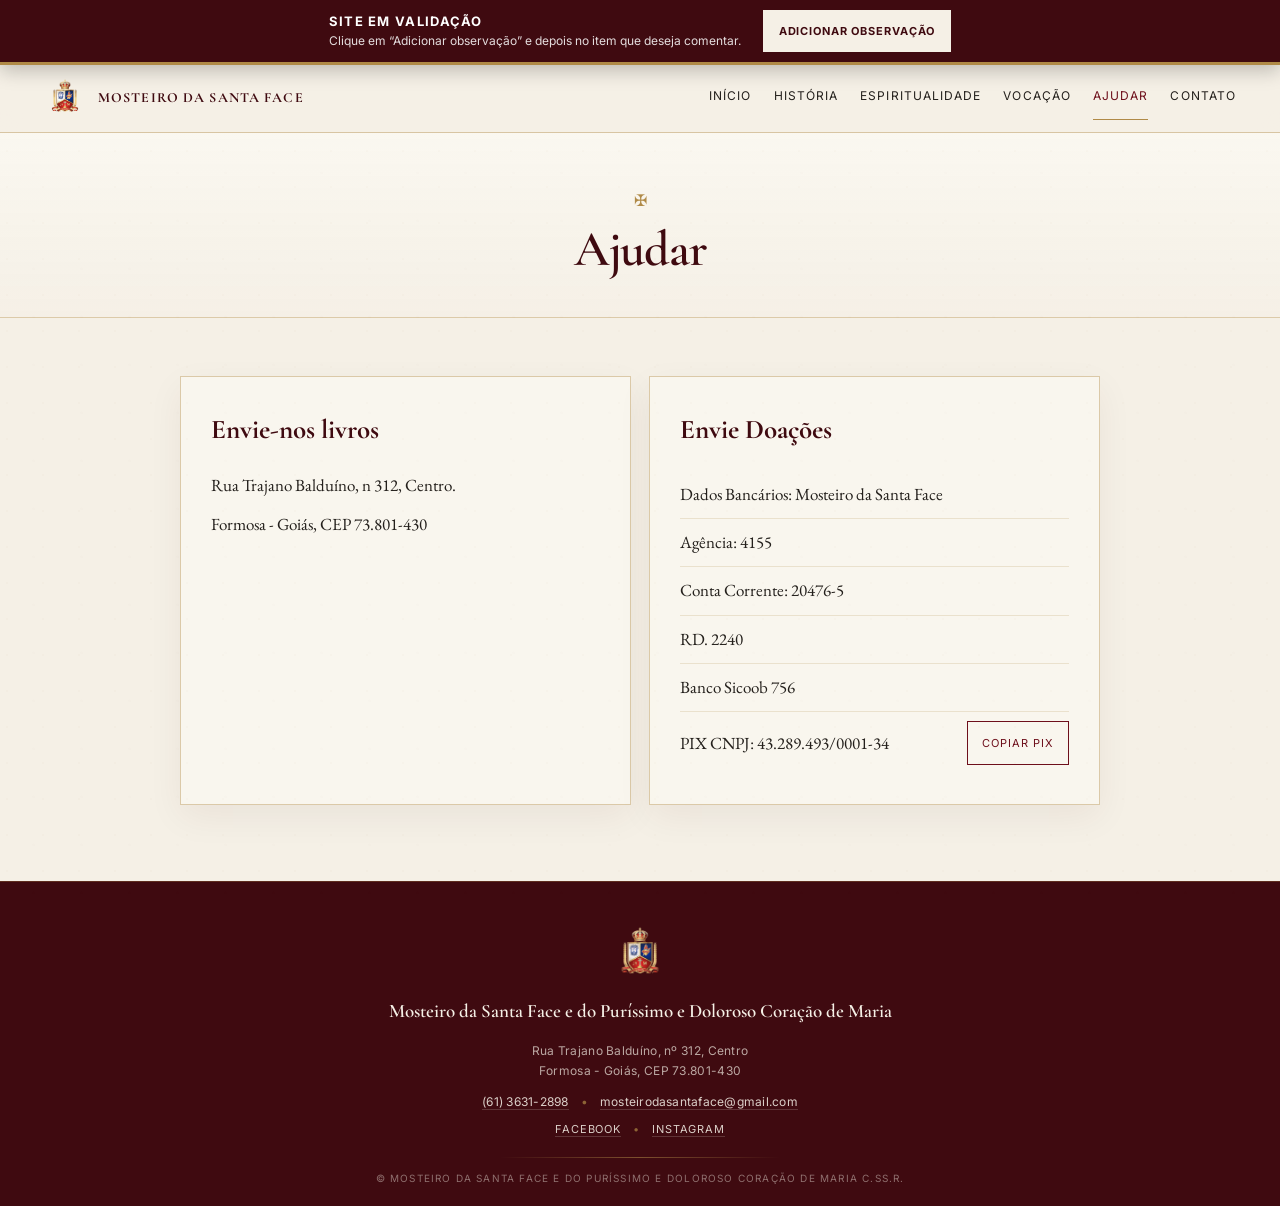
<file: ajudar/index.html>
<!doctype html>
<html lang="pt-BR"><head>
<meta charset="utf-8"><meta name="viewport" content="width=device-width,initial-scale=1">
<meta name="robots" content="noindex,nofollow">
<link rel="canonical" href="https://site.mosteirodasantaface.org/ajudar/">
<meta property="og:type" content="website">
<meta property="og:locale" content="pt_BR">
<meta property="og:site_name" content="Mosteiro da Santa Face">
<meta property="og:title" content="Ajudar | Mosteiro da Santa Face">
<meta property="og:description" content="Informações para ajudar o Mosteiro da Santa Face por meio de livros, doações e contribuições.">
<meta property="og:url" content="https://site.mosteirodasantaface.org/ajudar/">
<meta property="og:image" content="https://site.mosteirodasantaface.org/assets/LOGO/LOGO%20MOSTEIRO%20DA%20SANTA%20FACE.png">
<meta name="twitter:card" content="summary">
<meta name="twitter:title" content="Ajudar | Mosteiro da Santa Face">
<meta name="twitter:description" content="Informações para ajudar o Mosteiro da Santa Face por meio de livros, doações e contribuições.">
<meta name="twitter:image" content="https://site.mosteirodasantaface.org/assets/LOGO/LOGO%20MOSTEIRO%20DA%20SANTA%20FACE.png">
<link rel="icon" href="/assets/LOGO/LOGO%20MOSTEIRO%20DA%20SANTA%20FACE.png" type="image/png">
<title>Ajudar | Mosteiro da Santa Face</title>
<meta name="description" content="Informações para ajudar o Mosteiro da Santa Face por meio de livros, doações e contribuições.">
<link rel="preconnect" href="https://fonts.googleapis.com"><link rel="preconnect" href="https://fonts.gstatic.com" crossorigin>
<link href="https://fonts.googleapis.com/css2?family=Cormorant+Garamond:wght@500;600;700&family=EB+Garamond:ital,wght@0,400;0,500;1,400;1,500&family=Inter:wght@400;500;600&display=swap" rel="stylesheet">
<link rel="stylesheet" href="/styles.css"></head><body>
<a class="skip-link" href="#conteudo">Ir para o conteúdo</a>
<header class="site-header"><div class="header-inner">
<a class="brand" href="/" aria-label="Página inicial do Mosteiro da Santa Face"><img src="/assets/LOGO/LOGO%20MOSTEIRO%20DA%20SANTA%20FACE.png" alt="Brasão do Mosteiro da Santa Face"><span class="brand-short">Mosteiro da Santa Face</span></a>
<button class="menu-toggle" type="button" aria-expanded="false" aria-controls="menu-principal"><span></span><span></span><span></span><span class="sr-only">Abrir menu</span></button>
<nav class="main-nav" id="menu-principal" aria-label="Navegação principal"><a href="/">Início</a><a href="/historia/">História</a><a href="/espiritualidade/">Espiritualidade</a><a href="/vocacao/">Vocação</a><a href="/ajudar/" aria-current="page">Ajudar</a><a href="/contato/">Contato</a></nav>
</div></header>
<main id="conteudo">
<section class="page-hero"><div class="page-mark">✠</div><h1>Ajudar</h1></section>
<section class="info-grid">
<article class="info-panel"><h2>Envie-nos livros</h2><p>Rua Trajano Balduíno, n 312, Centro.</p><p>Formosa - Goiás, CEP 73.801-430</p></article>
<article class="info-panel"><h2>Envie Doações</h2><ul class="data-list">
<li>Dados Bancários: Mosteiro da Santa Face</li><li>Agência: 4155</li><li>Conta Corrente: 20476-5</li><li>RD. 2240</li><li>Banco Sicoob 756</li>
<li class="copy-row"><span>PIX CNPJ: 43.289.493/0001-34</span><button class="copy-button" type="button" data-copy="43.289.493/0001-34">Copiar PIX</button></li>
</ul></article></section></main>
<footer class="site-footer"><div class="footer-inner">
<img src="/assets/LOGO/LOGO%20MOSTEIRO%20DA%20SANTA%20FACE.png" alt="" aria-hidden="true">
<p class="footer-name">Mosteiro da Santa Face e do Puríssimo e Doloroso Coração de Maria</p>
<address>Rua Trajano Balduíno, nº 312, Centro<br>Formosa - Goiás, CEP 73.801-430</address>
<p class="footer-contact"><a href="tel:+556136312898">(61) 3631-2898</a><span aria-hidden="true">•</span><a href="mailto:mosteirodasantaface@gmail.com">mosteirodasantaface@gmail.com</a></p>
<p class="footer-social"><a href="https://www.facebook.com/mosteirodasantaface.oficial" target="_blank" rel="noopener noreferrer">Facebook</a><span aria-hidden="true">•</span><a href="https://www.instagram.com/mosteirodasantaface" target="_blank" rel="noopener noreferrer">Instagram</a></p>
      <div class="footer-divider"></div><p class="copyright">© Mosteiro da Santa Face e do Puríssimo e Doloroso Coração de Maria C.Ss.R.</p>
</div></footer><script src="/script.js"></script></body></html>
</file>
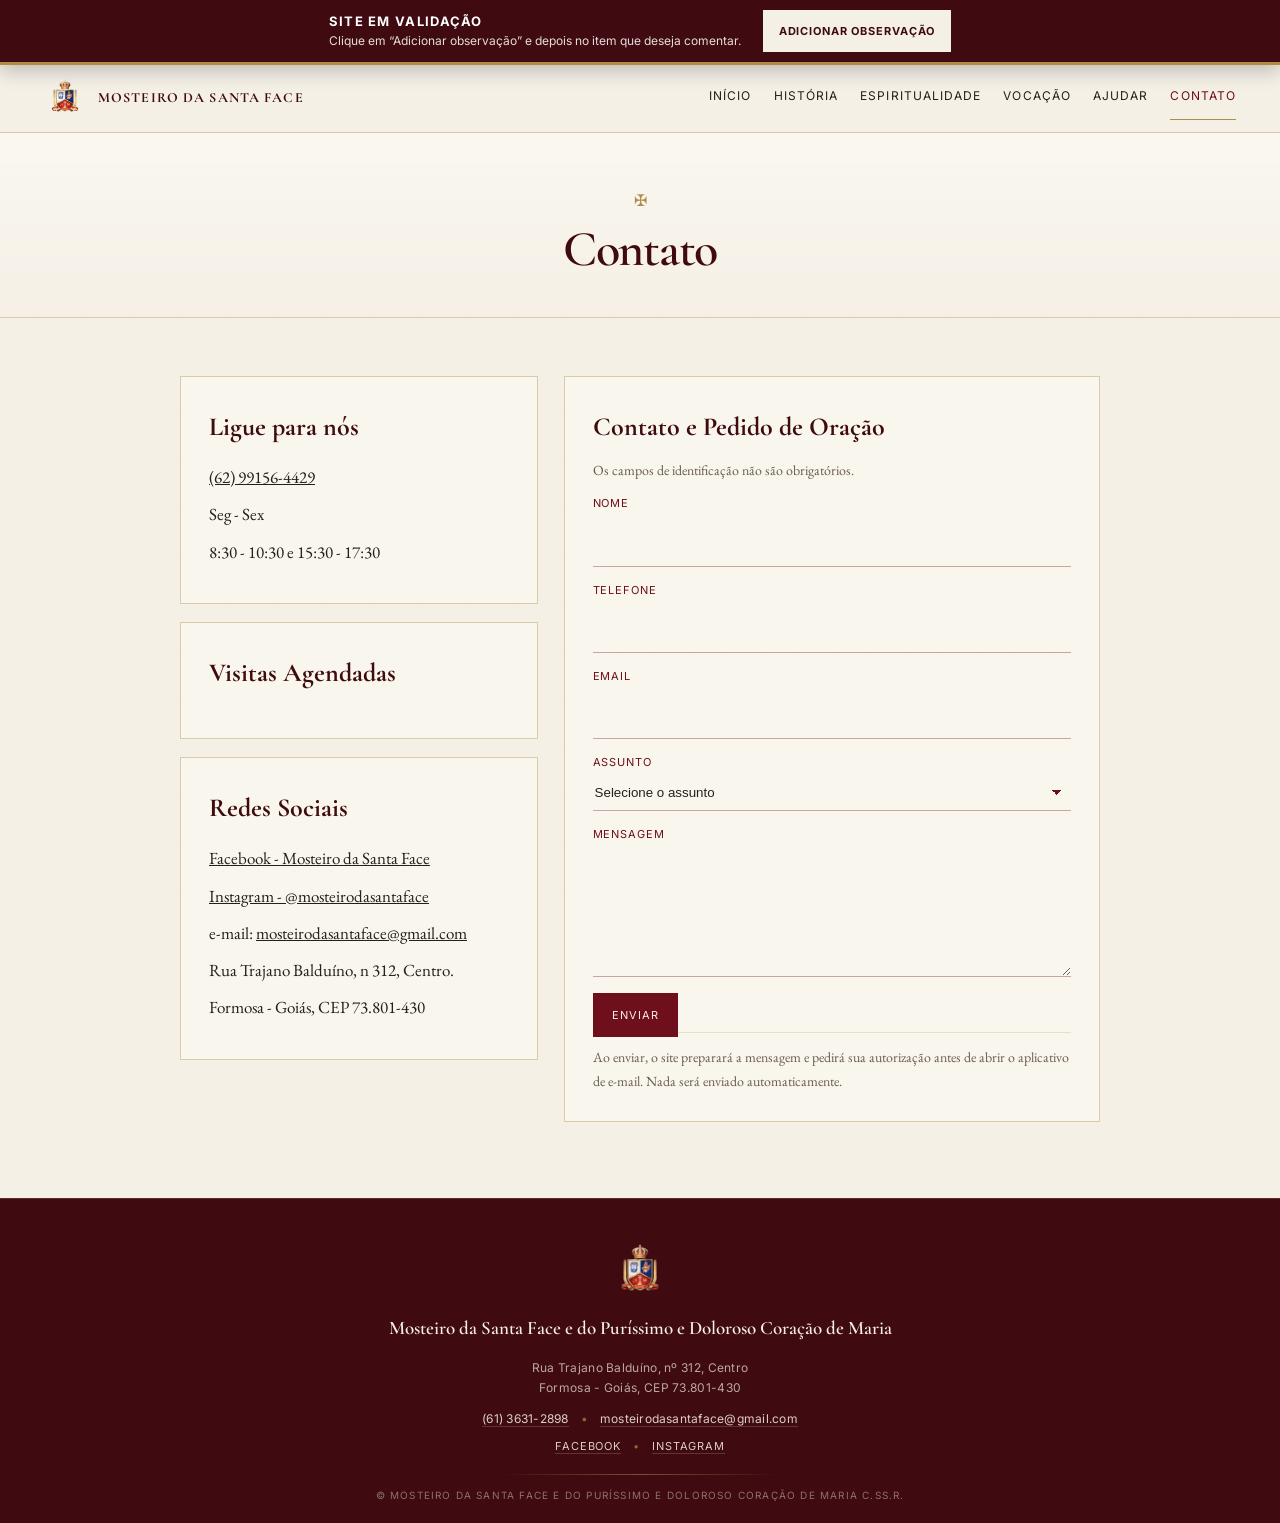
<file: contato/index.html>
<!doctype html>
<html lang="pt-BR"><head>
<meta charset="utf-8"><meta name="viewport" content="width=device-width,initial-scale=1">
<meta name="robots" content="noindex,nofollow">
<link rel="canonical" href="https://site.mosteirodasantaface.org/contato/">
<meta property="og:type" content="website">
<meta property="og:locale" content="pt_BR">
<meta property="og:site_name" content="Mosteiro da Santa Face">
<meta property="og:title" content="Contato | Mosteiro da Santa Face">
<meta property="og:description" content="Entre em contato com o Mosteiro da Santa Face para informações, pedidos de oração, vocação, visitas, doações e outros assuntos.">
<meta property="og:url" content="https://site.mosteirodasantaface.org/contato/">
<meta property="og:image" content="https://site.mosteirodasantaface.org/assets/LOGO/LOGO%20MOSTEIRO%20DA%20SANTA%20FACE.png">
<meta name="twitter:card" content="summary">
<meta name="twitter:title" content="Contato | Mosteiro da Santa Face">
<meta name="twitter:description" content="Entre em contato com o Mosteiro da Santa Face para informações, pedidos de oração, vocação, visitas, doações e outros assuntos.">
<meta name="twitter:image" content="https://site.mosteirodasantaface.org/assets/LOGO/LOGO%20MOSTEIRO%20DA%20SANTA%20FACE.png">
<link rel="icon" href="/assets/LOGO/LOGO%20MOSTEIRO%20DA%20SANTA%20FACE.png" type="image/png">
<title>Contato | Mosteiro da Santa Face</title>
<meta name="description" content="Entre em contato com o Mosteiro da Santa Face para informações, pedidos de oração, vocação, visitas, doações e outros assuntos.">
<link rel="preconnect" href="https://fonts.googleapis.com"><link rel="preconnect" href="https://fonts.gstatic.com" crossorigin>
<link href="https://fonts.googleapis.com/css2?family=Cormorant+Garamond:wght@500;600;700&family=EB+Garamond:ital,wght@0,400;0,500;1,400;1,500&family=Inter:wght@400;500;600&display=swap" rel="stylesheet">
<link rel="stylesheet" href="/styles.css"></head><body>
<a class="skip-link" href="#conteudo">Ir para o conteúdo</a>
<header class="site-header"><div class="header-inner">
<a class="brand" href="/" aria-label="Página inicial do Mosteiro da Santa Face"><img src="/assets/LOGO/LOGO%20MOSTEIRO%20DA%20SANTA%20FACE.png" alt="Brasão do Mosteiro da Santa Face"><span class="brand-short">Mosteiro da Santa Face</span></a>
<button class="menu-toggle" type="button" aria-expanded="false" aria-controls="menu-principal"><span></span><span></span><span></span><span class="sr-only">Abrir menu</span></button>
<nav class="main-nav" id="menu-principal" aria-label="Navegação principal"><a href="/">Início</a><a href="/historia/">História</a><a href="/espiritualidade/">Espiritualidade</a><a href="/vocacao/">Vocação</a><a href="/ajudar/">Ajudar</a><a href="/contato/" aria-current="page">Contato</a></nav>
</div></header>
<main id="conteudo">
<section class="page-hero"><div class="page-mark">✠</div><h1>Contato</h1></section>
<section class="contact-layout">
<div class="contact-stack">
<article class="contact-card"><h2>Ligue para nós</h2><p><a href="tel:+5562991564429">(62) 99156-4429</a></p><p>Seg - Sex</p><p>8:30 - 10:30 e 15:30 - 17:30</p></article>
<article class="contact-card"><h2>Visitas Agendadas</h2></article>
<article class="contact-card"><h2>Redes Sociais</h2>
<p><a href="https://www.facebook.com/mosteirodasantaface.oficial" target="_blank" rel="noopener noreferrer" aria-label="Facebook do Mosteiro da Santa Face">Facebook - Mosteiro da Santa Face</a></p>
<p><a href="https://www.instagram.com/mosteirodasantaface" target="_blank" rel="noopener noreferrer" aria-label="Instagram do Mosteiro da Santa Face">Instagram - @mosteirodasantaface</a></p>
<p>e-mail: <a href="mailto:mosteirodasantaface@gmail.com">mosteirodasantaface@gmail.com</a></p>
<p>Rua Trajano Balduíno, n 312, Centro.</p>
<p>Formosa - Goiás, CEP 73.801-430</p>
</article>
</div>
<form class="prayer-form" id="email-form"><h2>Contato e Pedido de Oração</h2><p class="form-note">Os campos de identificação não são obrigatórios.</p>
<div class="form-field"><label for="nome">Nome</label><input id="nome" name="nome"></div>
<div class="form-field"><label for="telefone">Telefone</label><input id="telefone" name="telefone"></div>
<div class="form-field"><label for="email">Email</label><input id="email" name="email" type="email"></div>
<div class="form-field">
  <label for="tipo-assunto">Assunto</label>
  <select id="tipo-assunto" name="tipo-assunto" required>
    <option value="" selected disabled>Selecione o assunto</option>
    <option value="Família - contato com uma irmã do Mosteiro">Família - contato com uma irmã do Mosteiro</option>
    <option value="Pedido de oração">Pedido de oração</option>
    <option value="Direção espiritual">Direção espiritual</option>
    <option value="Informações">Informações</option>
    <option value="Doações e ajuda ao Mosteiro">Doações e ajuda ao Mosteiro</option>
    <option value="Vocação">Vocação</option>
    <option value="Visita agendada">Visita agendada</option>
    <option value="Outro assunto">Outro assunto</option>
  </select>
</div>
<div class="form-field"><label for="mensagem">Mensagem</label><textarea id="mensagem" name="mensagem"></textarea></div>
<button class="form-button" type="submit">ENVIAR</button>
<p class="form-note form-explainer">Ao enviar, o site preparará a mensagem e pedirá sua autorização antes de abrir o aplicativo de e-mail. Nada será enviado automaticamente.</p>
</form></section>

<dialog class="email-dialog" id="email-confirmation-modal" aria-labelledby="email-dialog-title">
  <div class="email-dialog-inner">
    <div class="email-dialog-mark" aria-hidden="true">✠</div>
    <h2 id="email-dialog-title">Abrir seu e-mail?</h2>
    <p>A mensagem será organizada com as informações preenchidas e aberta no seu aplicativo de e-mail.</p>
    <p class="email-dialog-emphasis">Nada será enviado automaticamente. Você poderá revisar a mensagem antes de enviá-la ao Mosteiro.</p>
    <div class="email-dialog-actions">
      <button class="dialog-button secondary" type="button" data-email-cancel>Cancelar</button>
      <button class="dialog-button primary" type="button" data-email-confirm>Abrir e-mail</button>
    </div>
  </div>
</dialog>
</main>
<footer class="site-footer"><div class="footer-inner">
<img src="/assets/LOGO/LOGO%20MOSTEIRO%20DA%20SANTA%20FACE.png" alt="" aria-hidden="true">
<p class="footer-name">Mosteiro da Santa Face e do Puríssimo e Doloroso Coração de Maria</p>
<address>Rua Trajano Balduíno, nº 312, Centro<br>Formosa - Goiás, CEP 73.801-430</address>
<p class="footer-contact"><a href="tel:+556136312898">(61) 3631-2898</a><span aria-hidden="true">•</span><a href="mailto:mosteirodasantaface@gmail.com">mosteirodasantaface@gmail.com</a></p>
<p class="footer-social"><a href="https://www.facebook.com/mosteirodasantaface.oficial" target="_blank" rel="noopener noreferrer">Facebook</a><span aria-hidden="true">•</span><a href="https://www.instagram.com/mosteirodasantaface" target="_blank" rel="noopener noreferrer">Instagram</a></p>
      <div class="footer-divider"></div><p class="copyright">© Mosteiro da Santa Face e do Puríssimo e Doloroso Coração de Maria C.Ss.R.</p>
</div></footer><script src="/script.js"></script></body></html>
</file>
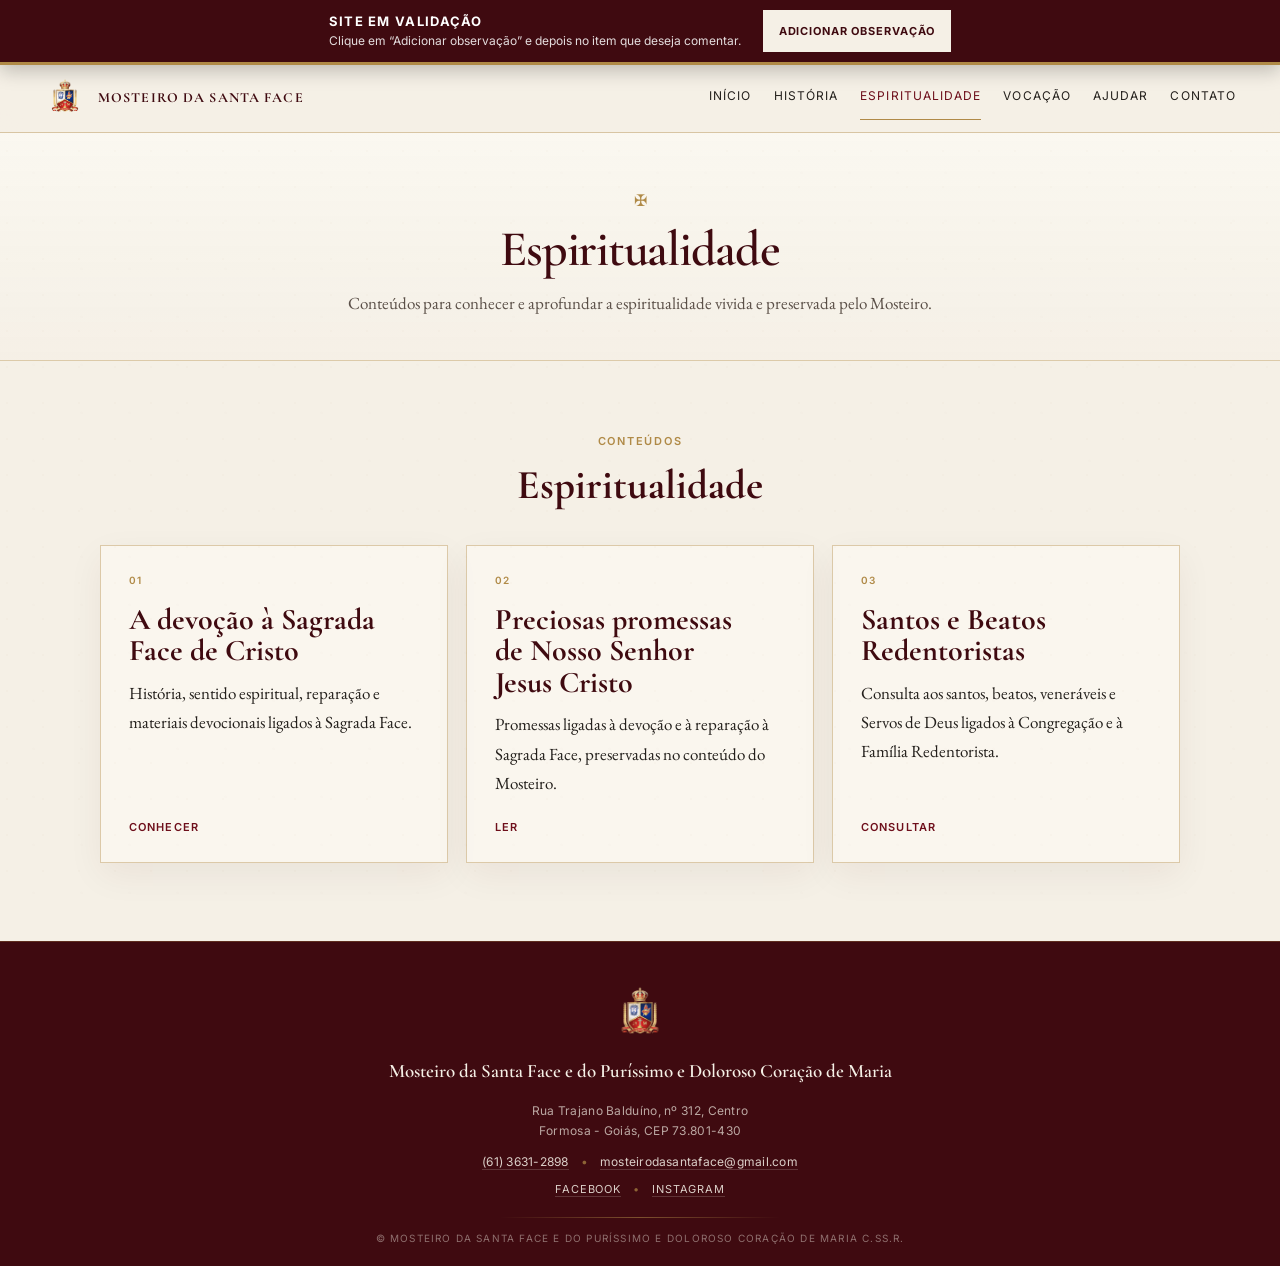
<file: espiritualidade/index.html>
<!doctype html><html lang="pt-BR"><head><meta charset="utf-8"><meta name="viewport" content="width=device-width,initial-scale=1"><meta name="robots" content="noindex,nofollow"><link rel="canonical" href="https://site.mosteirodasantaface.org/espiritualidade/"><meta property="og:type" content="website"><meta property="og:locale" content="pt_BR"><meta property="og:site_name" content="Mosteiro da Santa Face"><meta property="og:title" content="Espiritualidade | Mosteiro da Santa Face"><meta property="og:description" content="Espiritualidade do Mosteiro da Santa Face: devoção à Sagrada Face, promessas e tradição redentorista."><meta property="og:url" content="https://site.mosteirodasantaface.org/espiritualidade/"><meta property="og:image" content="https://site.mosteirodasantaface.org/assets/LOGO/LOGO%20MOSTEIRO%20DA%20SANTA%20FACE.png"><link rel="icon" href="/assets/LOGO/LOGO%20MOSTEIRO%20DA%20SANTA%20FACE.png" type="image/png"><title>Espiritualidade | Mosteiro da Santa Face</title><meta name="description" content="Espiritualidade do Mosteiro da Santa Face: devoção à Sagrada Face, promessas e tradição redentorista."><link rel="preconnect" href="https://fonts.googleapis.com"><link rel="preconnect" href="https://fonts.gstatic.com" crossorigin><link href="https://fonts.googleapis.com/css2?family=Cormorant+Garamond:wght@500;600;700&family=EB+Garamond:ital,wght@0,400;0,500;1,400;1,500&family=Inter:wght@400;500;600&display=swap" rel="stylesheet"><link rel="stylesheet" href="/styles.css"></head><body><a class="skip-link" href="#conteudo">Ir para o conteúdo</a><header class="site-header"><div class="header-inner"><a class="brand" href="/" aria-label="Página inicial do Mosteiro da Santa Face"><img src="/assets/LOGO/LOGO%20MOSTEIRO%20DA%20SANTA%20FACE.png" alt="Brasão do Mosteiro da Santa Face"><span class="brand-short">Mosteiro da Santa Face</span></a><button class="menu-toggle" type="button" aria-expanded="false" aria-controls="menu-principal"><span></span><span></span><span></span><span class="sr-only">Abrir menu</span></button><nav class="main-nav" id="menu-principal" aria-label="Navegação principal"><a href="/">Início</a><a href="/historia/">História</a><a href="/espiritualidade/" aria-current="page">Espiritualidade</a><a href="/vocacao/">Vocação</a><a href="/ajudar/">Ajudar</a><a href="/contato/">Contato</a></nav></div></header>
<main id="conteudo">
<section class="page-hero"><div class="page-mark">✠</div><h1>Espiritualidade</h1><p>Conteúdos para conhecer e aprofundar a espiritualidade vivida e preservada pelo Mosteiro.</p></section>
<section class="spirituality-options" aria-labelledby="espiritualidade-opcoes">
<div class="section-heading"><span class="eyebrow">Conteúdos</span><h2 id="espiritualidade-opcoes">Espiritualidade</h2></div>
<div class="spirituality-grid">
<a class="spirituality-card" href="/espiritualidade/sagrada-face/"><span>01</span><h3>A devoção à Sagrada Face de Cristo</h3><p>História, sentido espiritual, reparação e materiais devocionais ligados à Sagrada Face.</p><strong>Conhecer</strong></a>
<a class="spirituality-card" href="/espiritualidade/preciosas-promessas/"><span>02</span><h3>Preciosas promessas de Nosso Senhor Jesus Cristo</h3><p>Promessas ligadas à devoção e à reparação à Sagrada Face, preservadas no conteúdo do Mosteiro.</p><strong>Ler</strong></a>
<a class="spirituality-card" href="/espiritualidade/santos-beatos-redentoristas/"><span>03</span><h3>Santos e Beatos Redentoristas</h3><p>Consulta aos santos, beatos, veneráveis e Servos de Deus ligados à Congregação e à Família Redentorista.</p><strong>Consultar</strong></a>
</div>
</section>
</main><footer class="site-footer"><div class="footer-inner"><img src="/assets/LOGO/LOGO%20MOSTEIRO%20DA%20SANTA%20FACE.png" alt="" aria-hidden="true"><p class="footer-name">Mosteiro da Santa Face e do Puríssimo e Doloroso Coração de Maria</p><address>Rua Trajano Balduíno, nº 312, Centro<br>Formosa - Goiás, CEP 73.801-430</address><p class="footer-contact"><a href="tel:+556136312898">(61) 3631-2898</a><span aria-hidden="true">•</span><a href="mailto:mosteirodasantaface@gmail.com">mosteirodasantaface@gmail.com</a></p><p class="footer-social"><a href="https://www.facebook.com/mosteirodasantaface.oficial" target="_blank" rel="noopener noreferrer">Facebook</a><span aria-hidden="true">•</span><a href="https://www.instagram.com/mosteirodasantaface" target="_blank" rel="noopener noreferrer">Instagram</a></p><div class="footer-divider"></div><p class="copyright">© Mosteiro da Santa Face e do Puríssimo e Doloroso Coração de Maria C.Ss.R.</p></div></footer><script src="/script.js"></script></body></html>
</file>
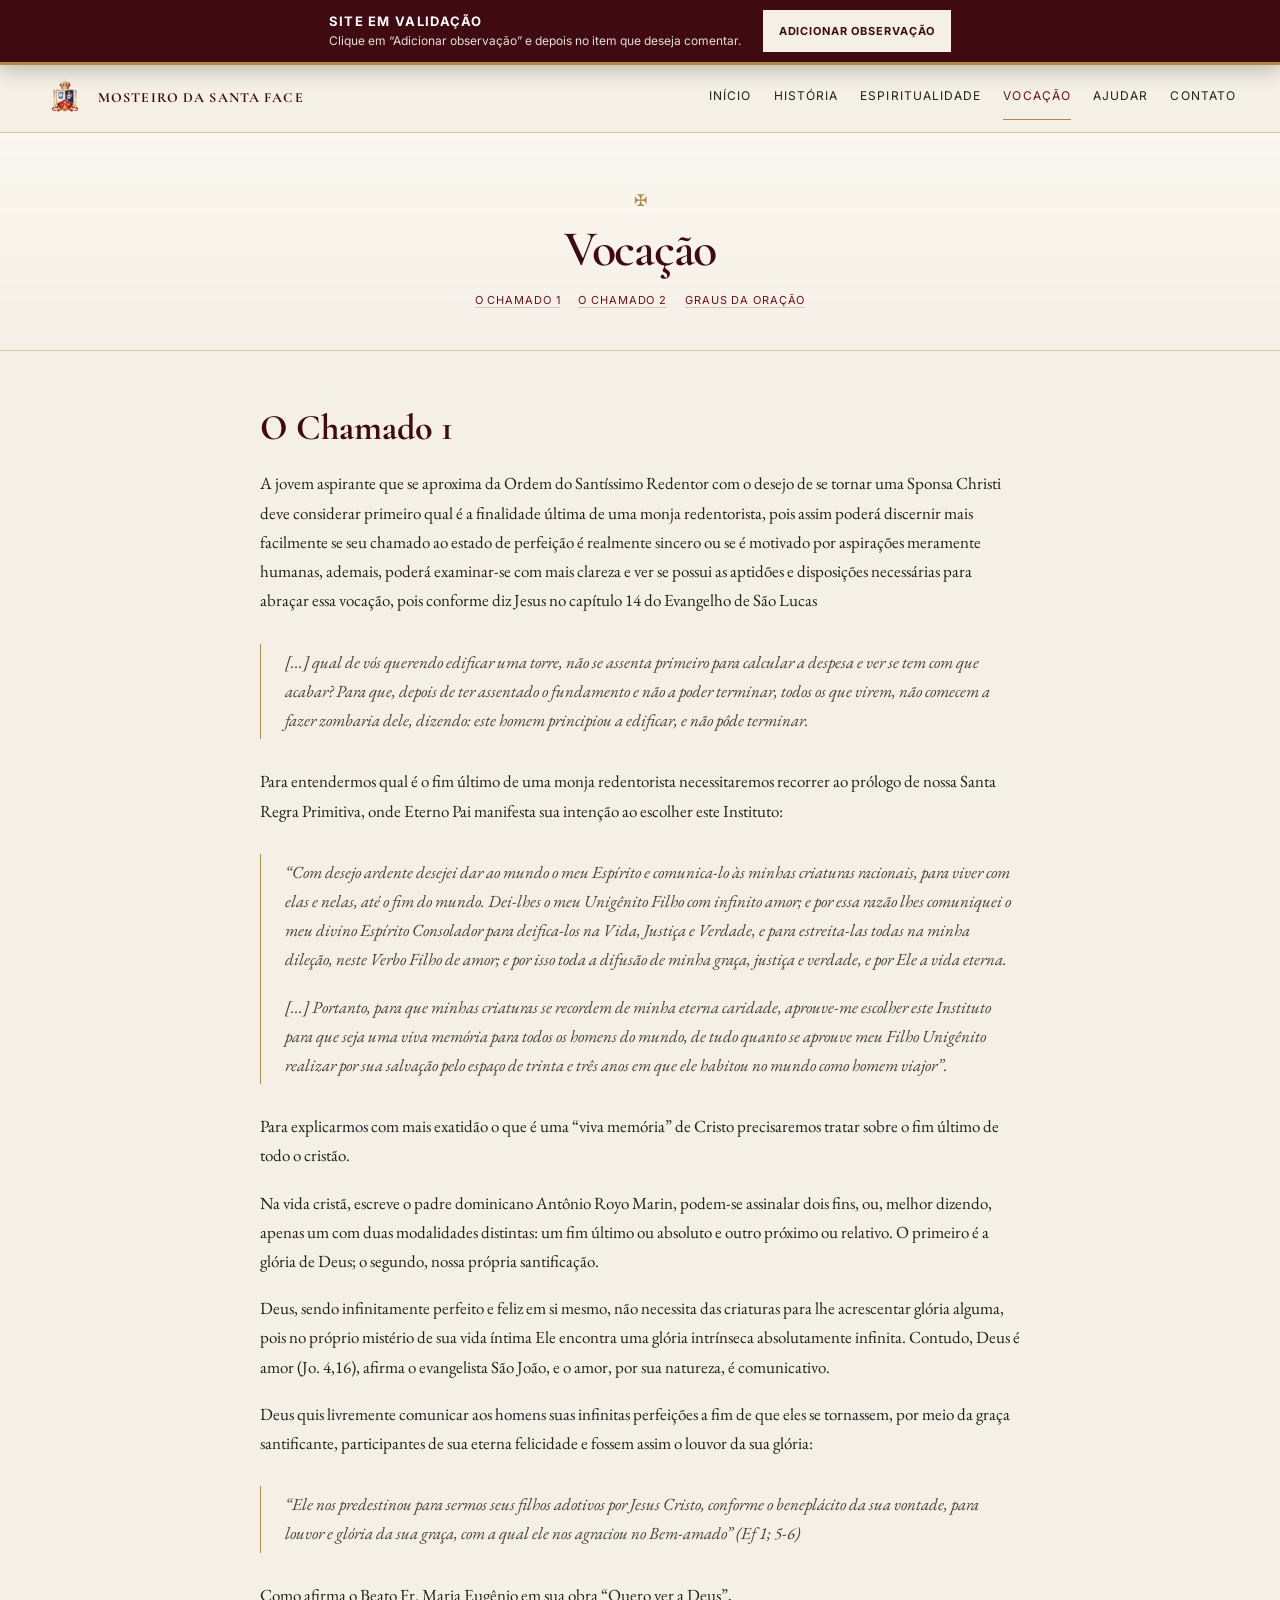
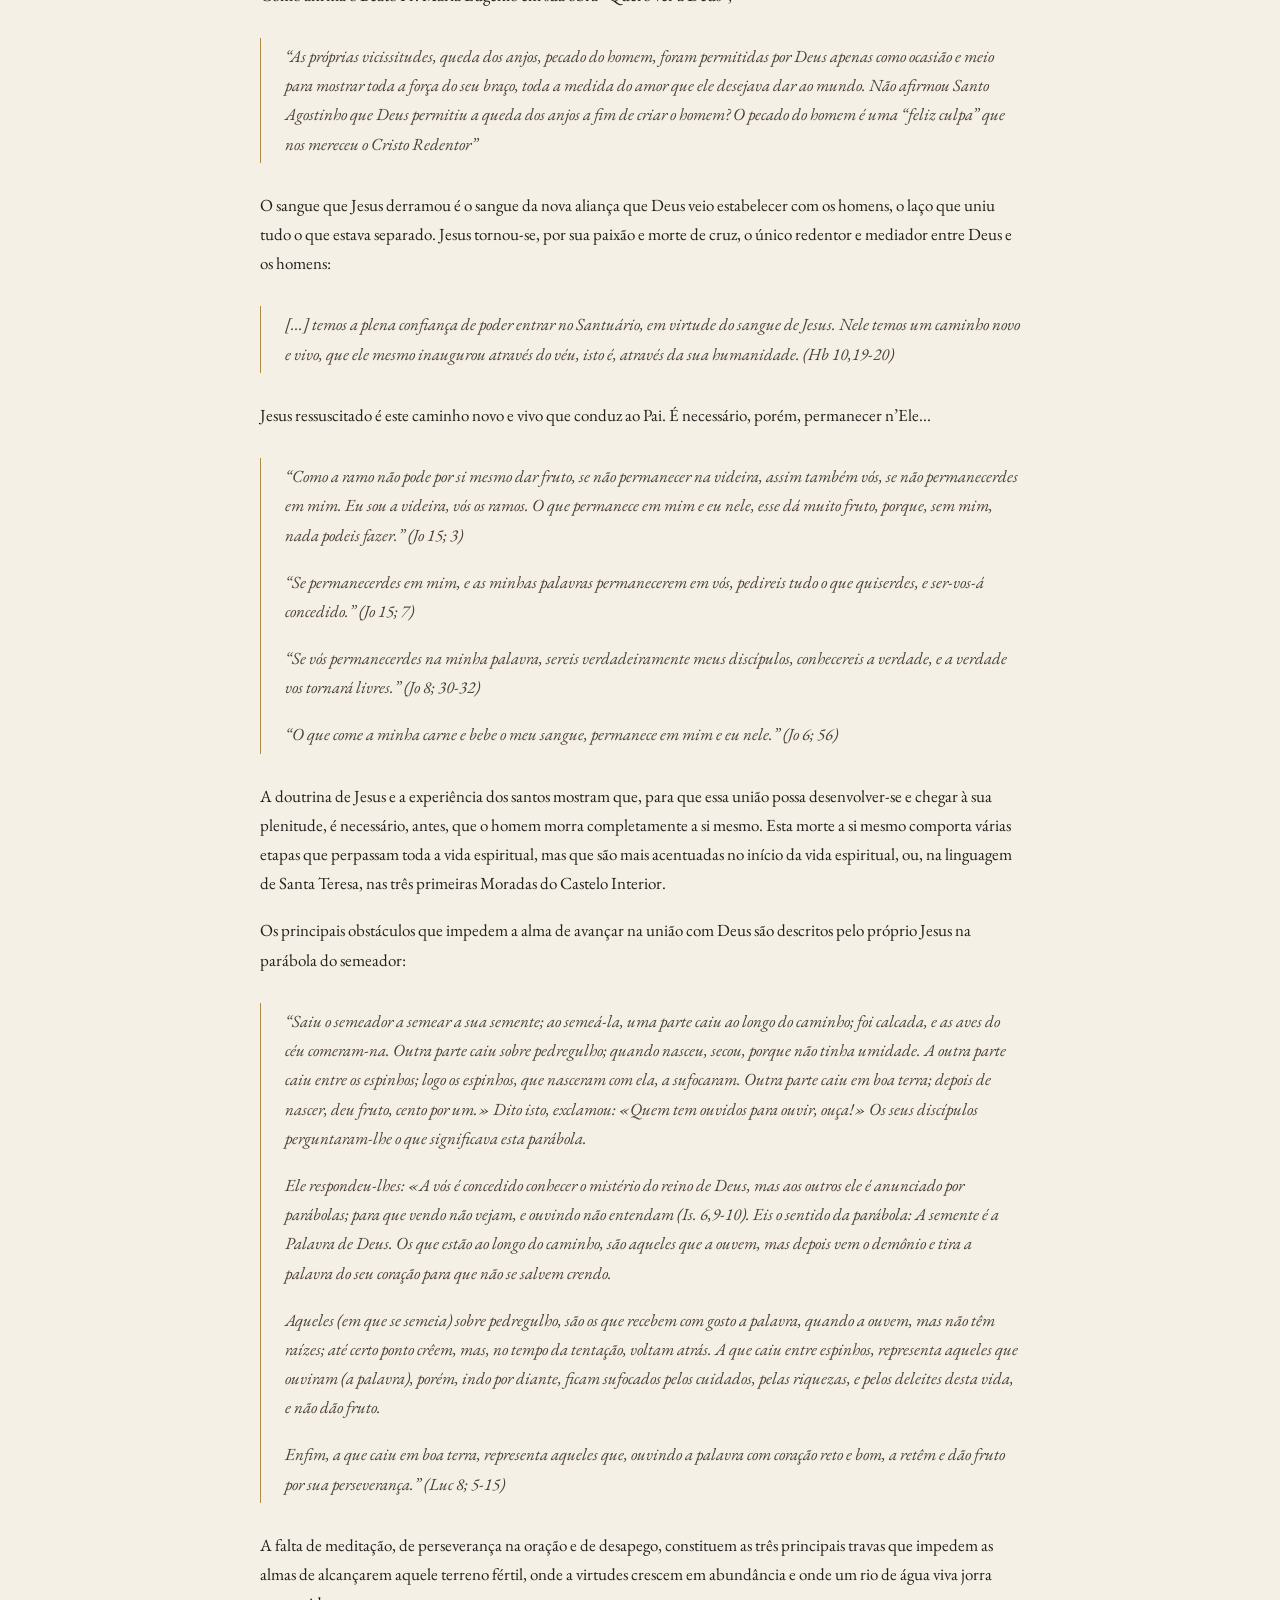
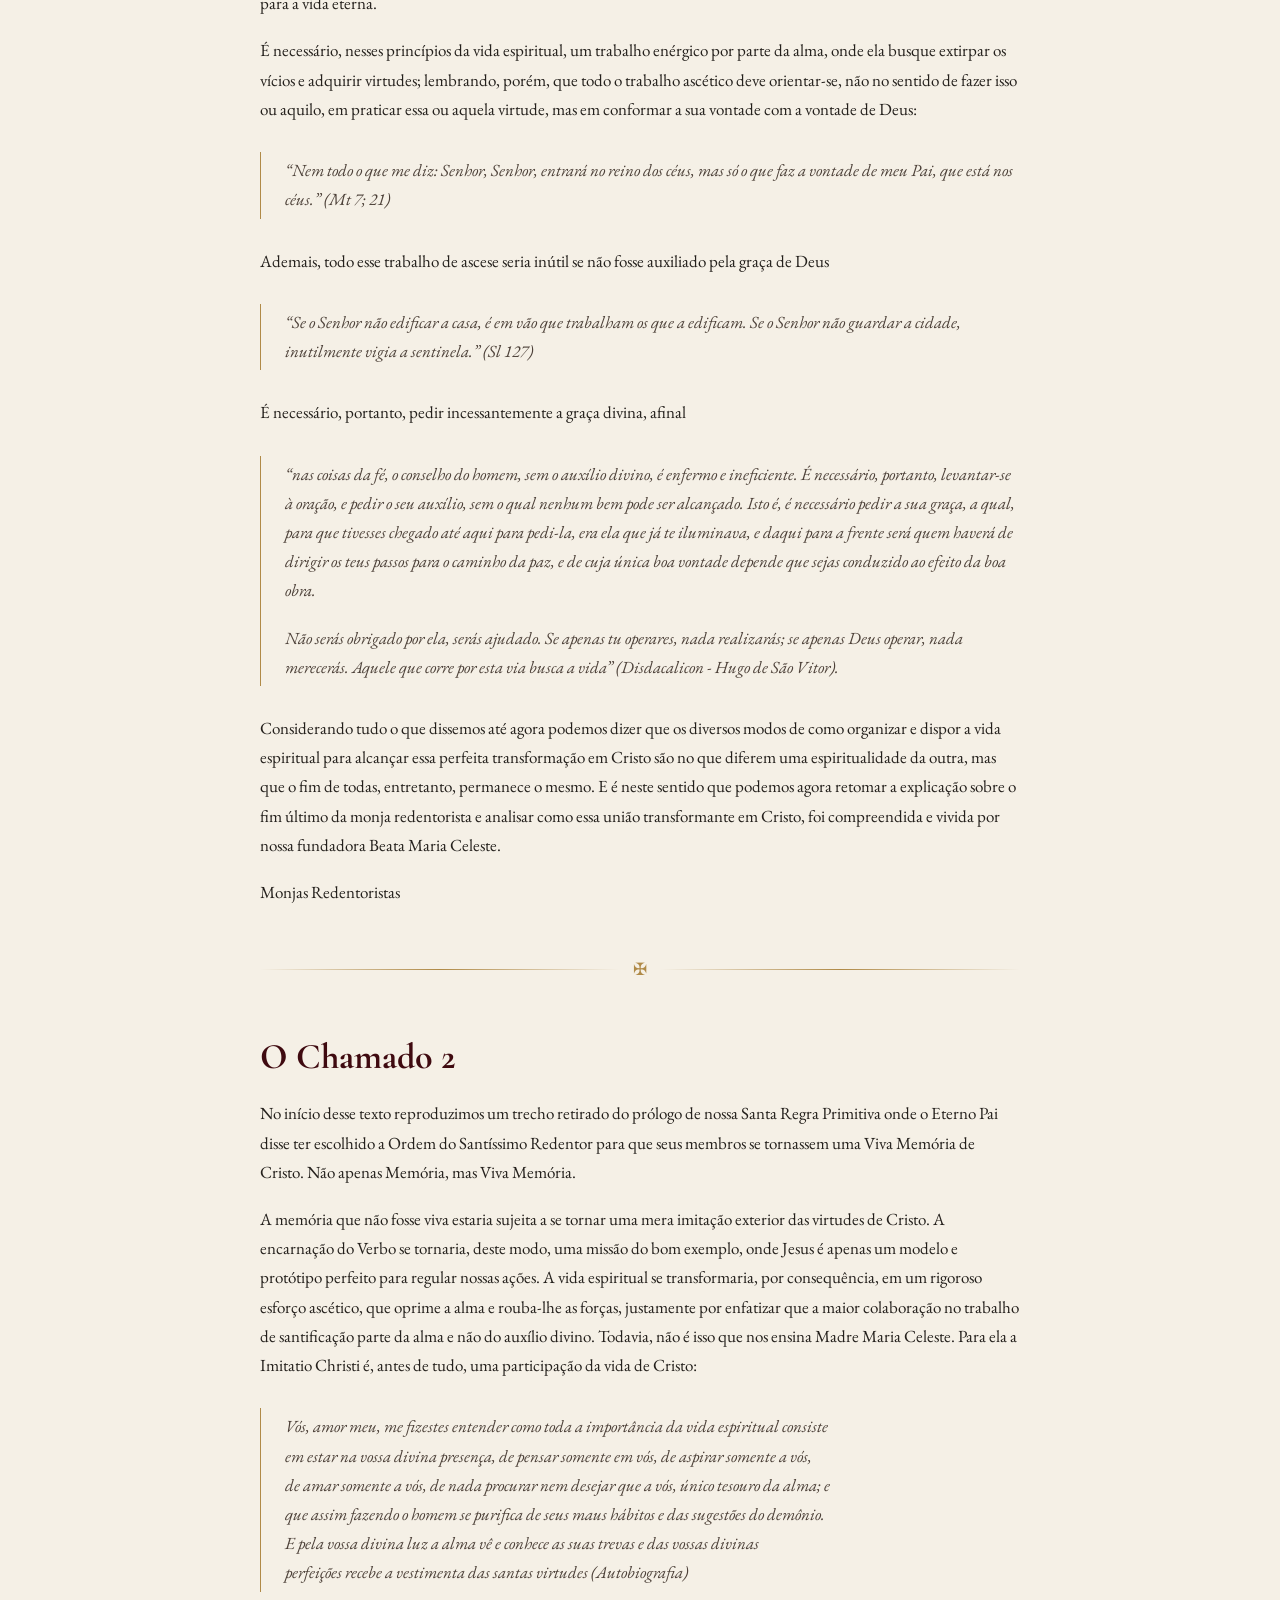
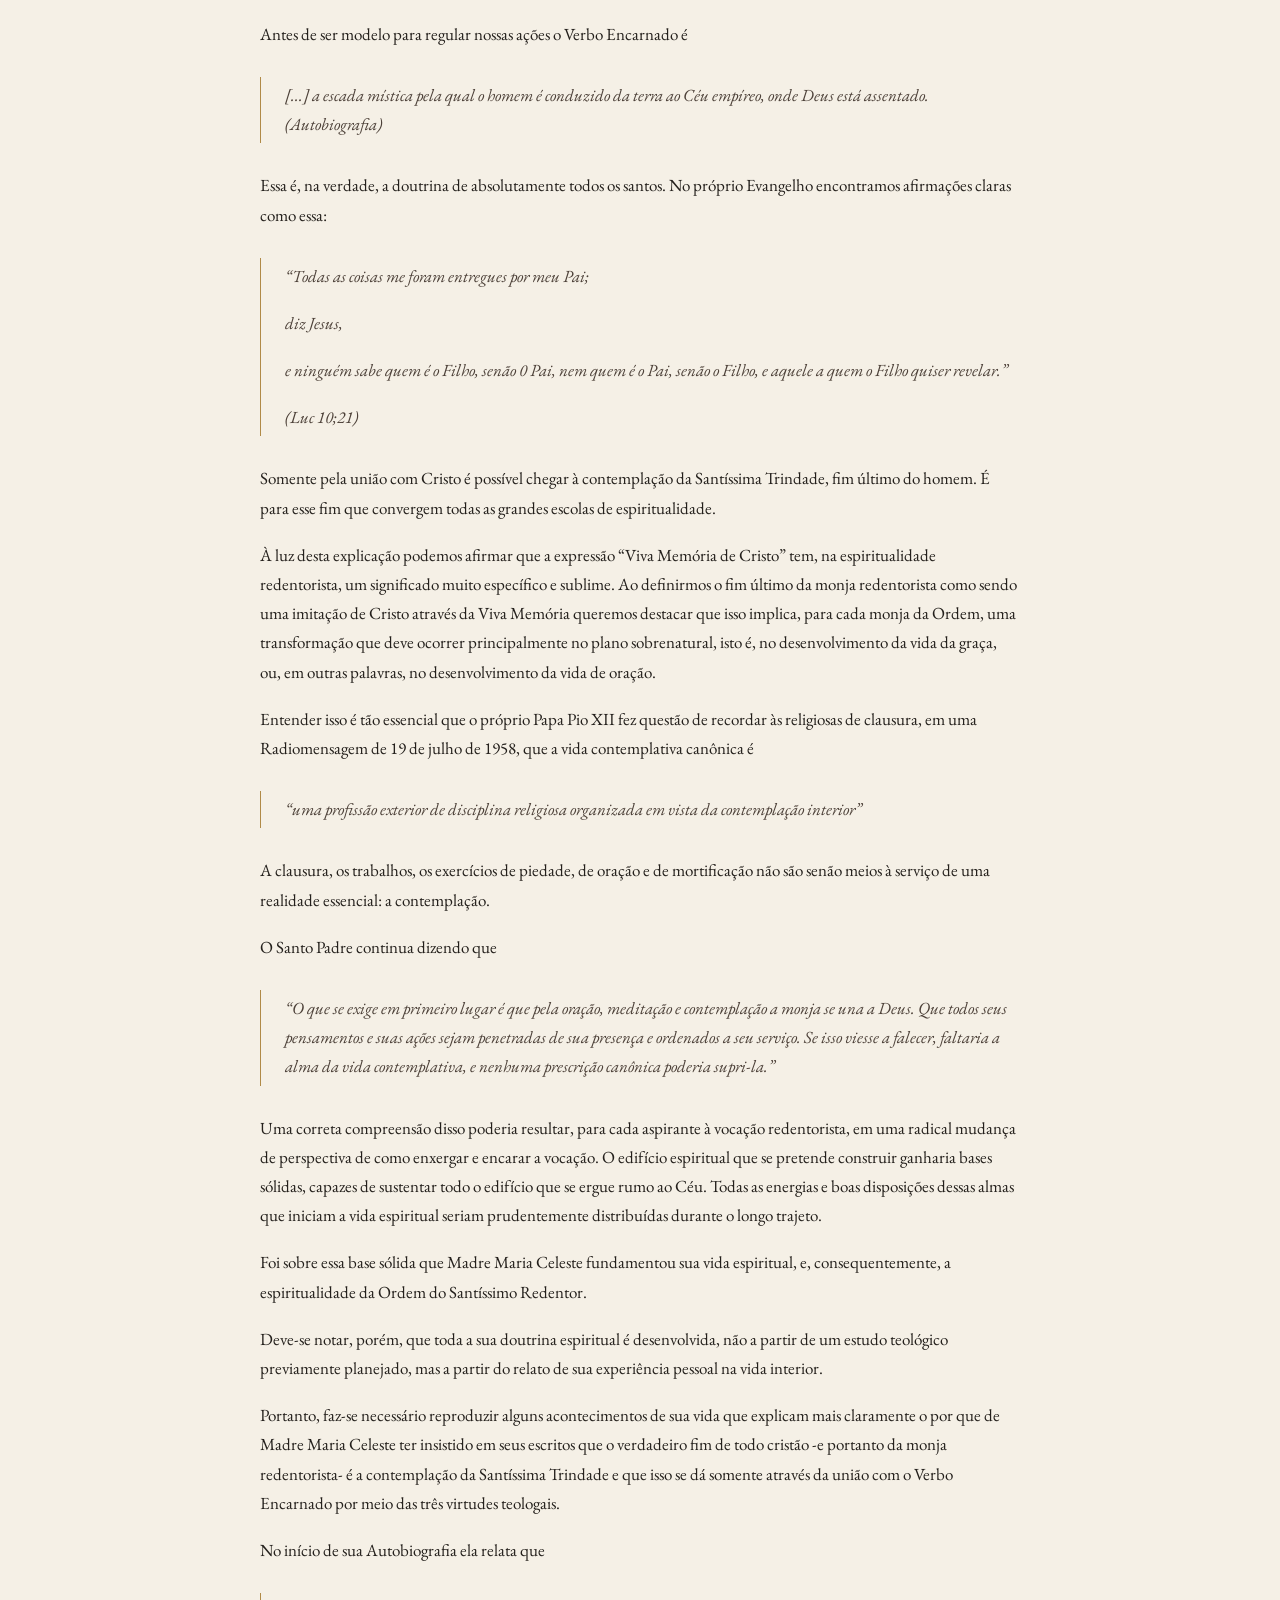
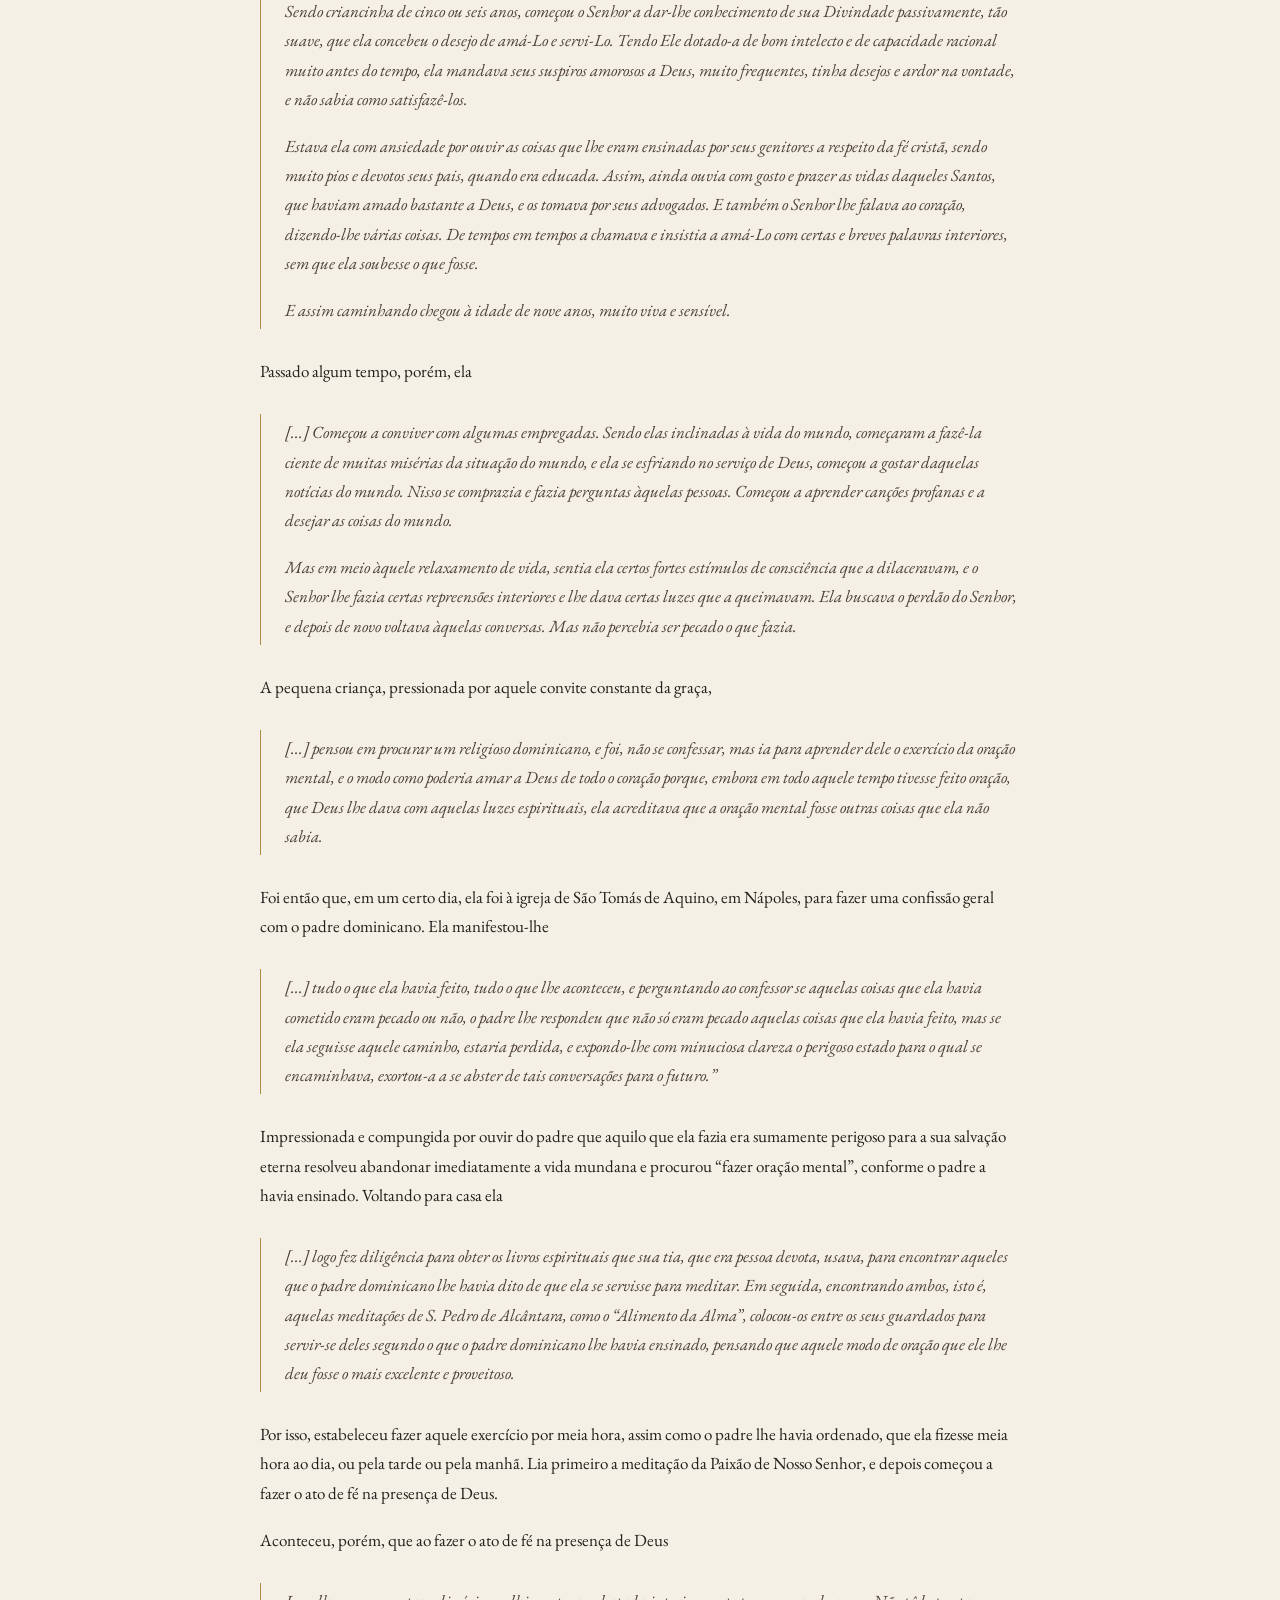
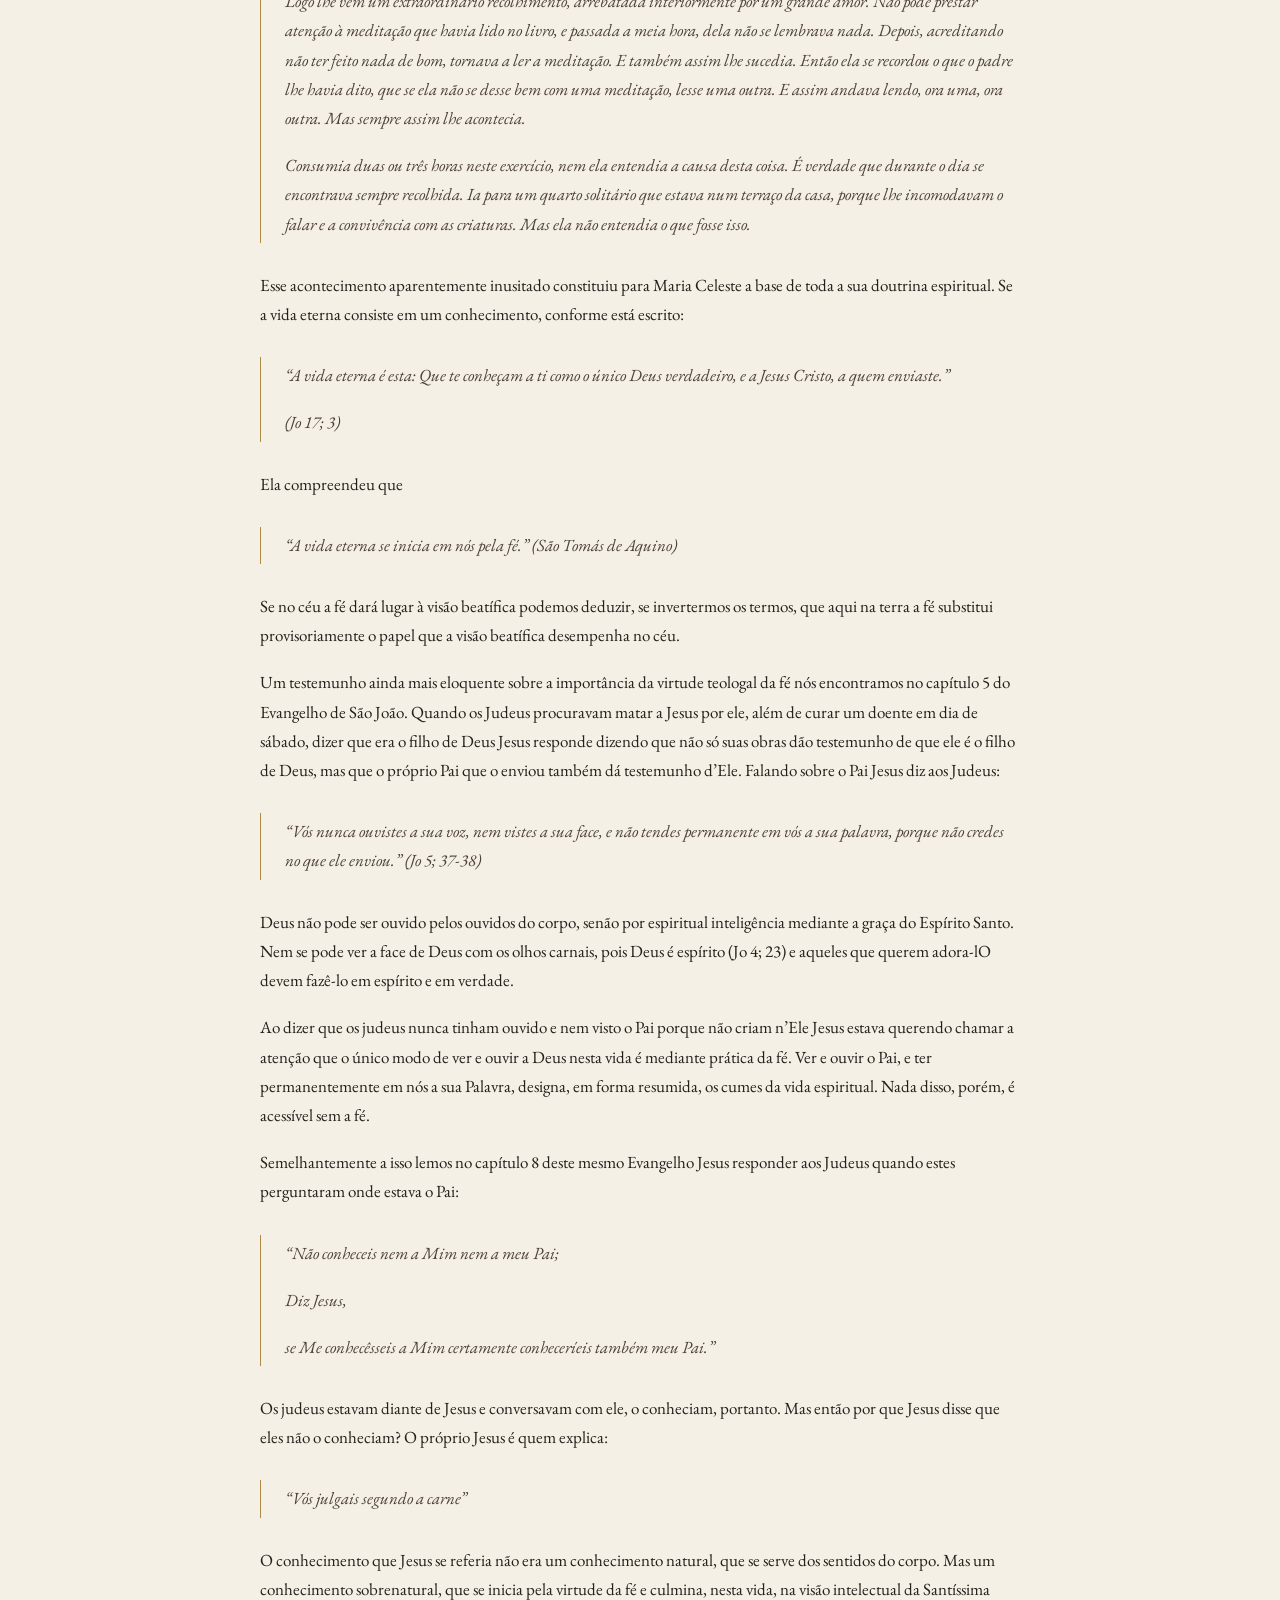
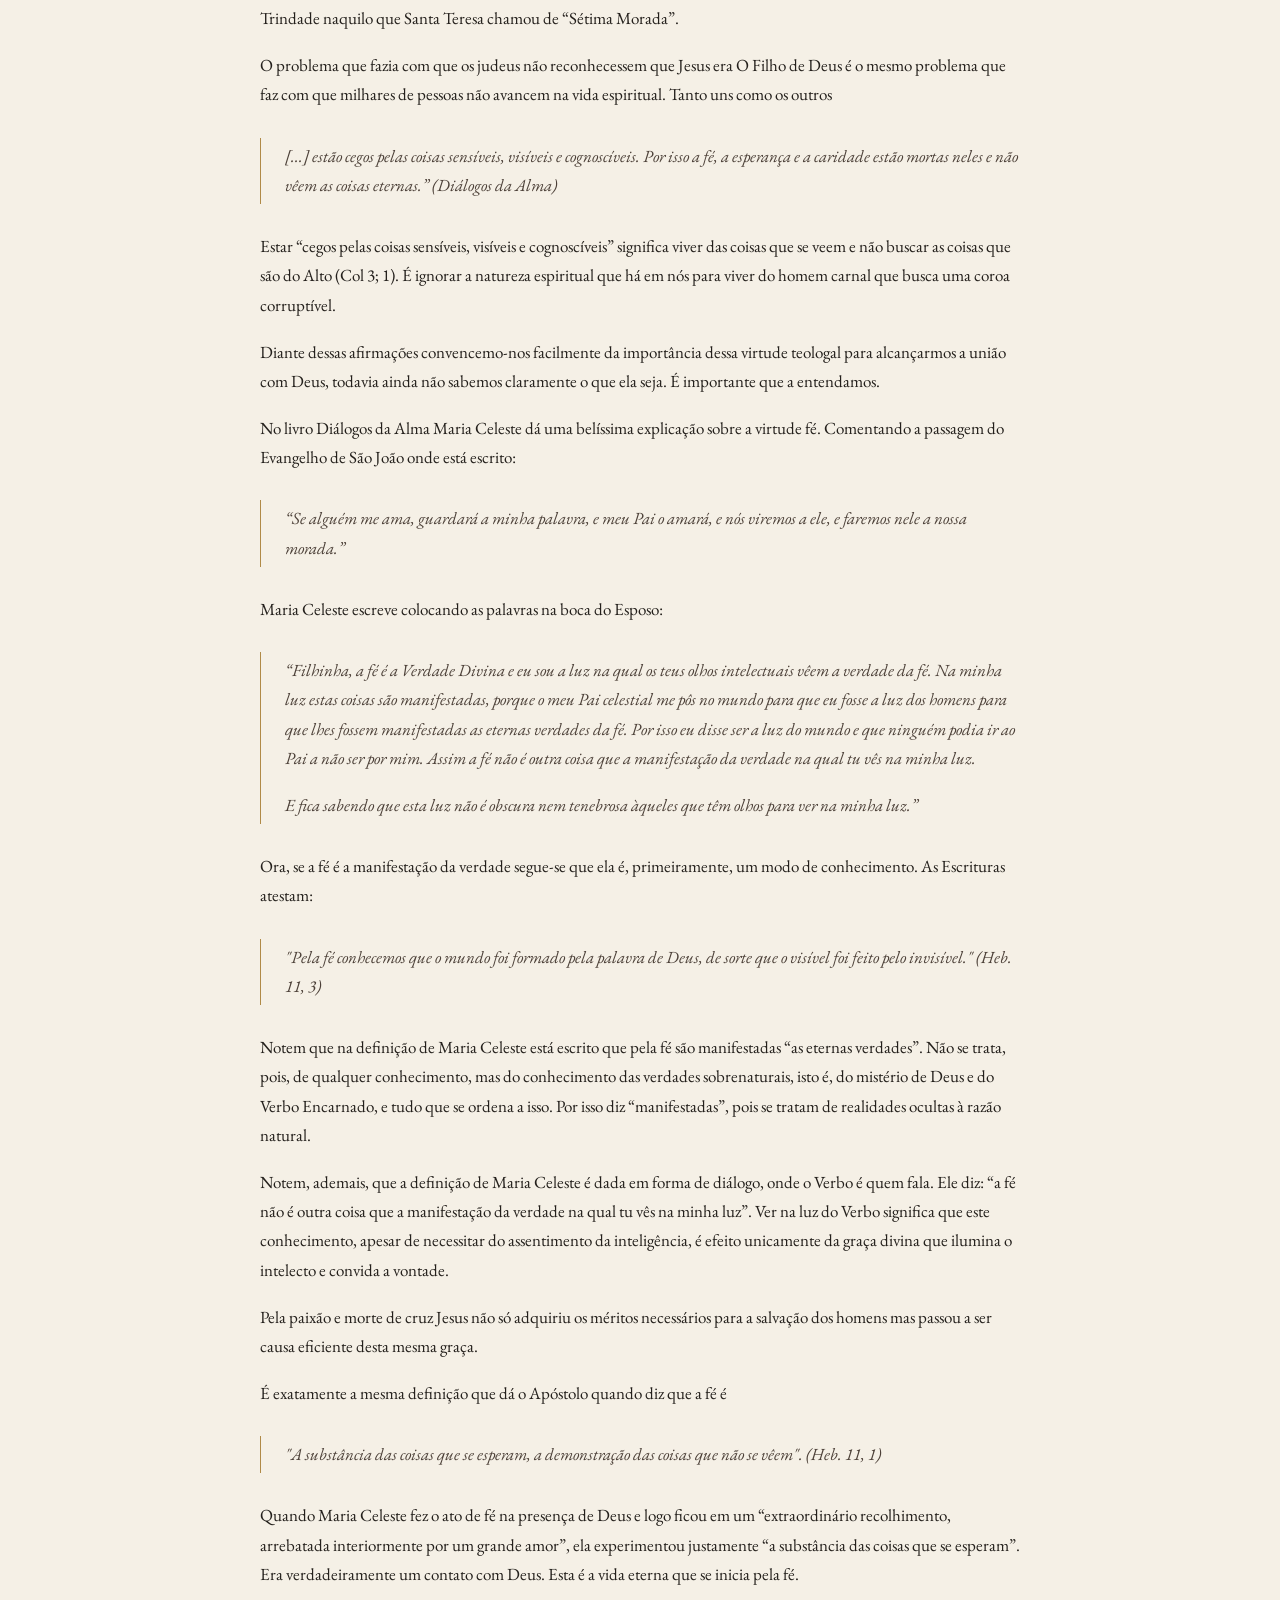
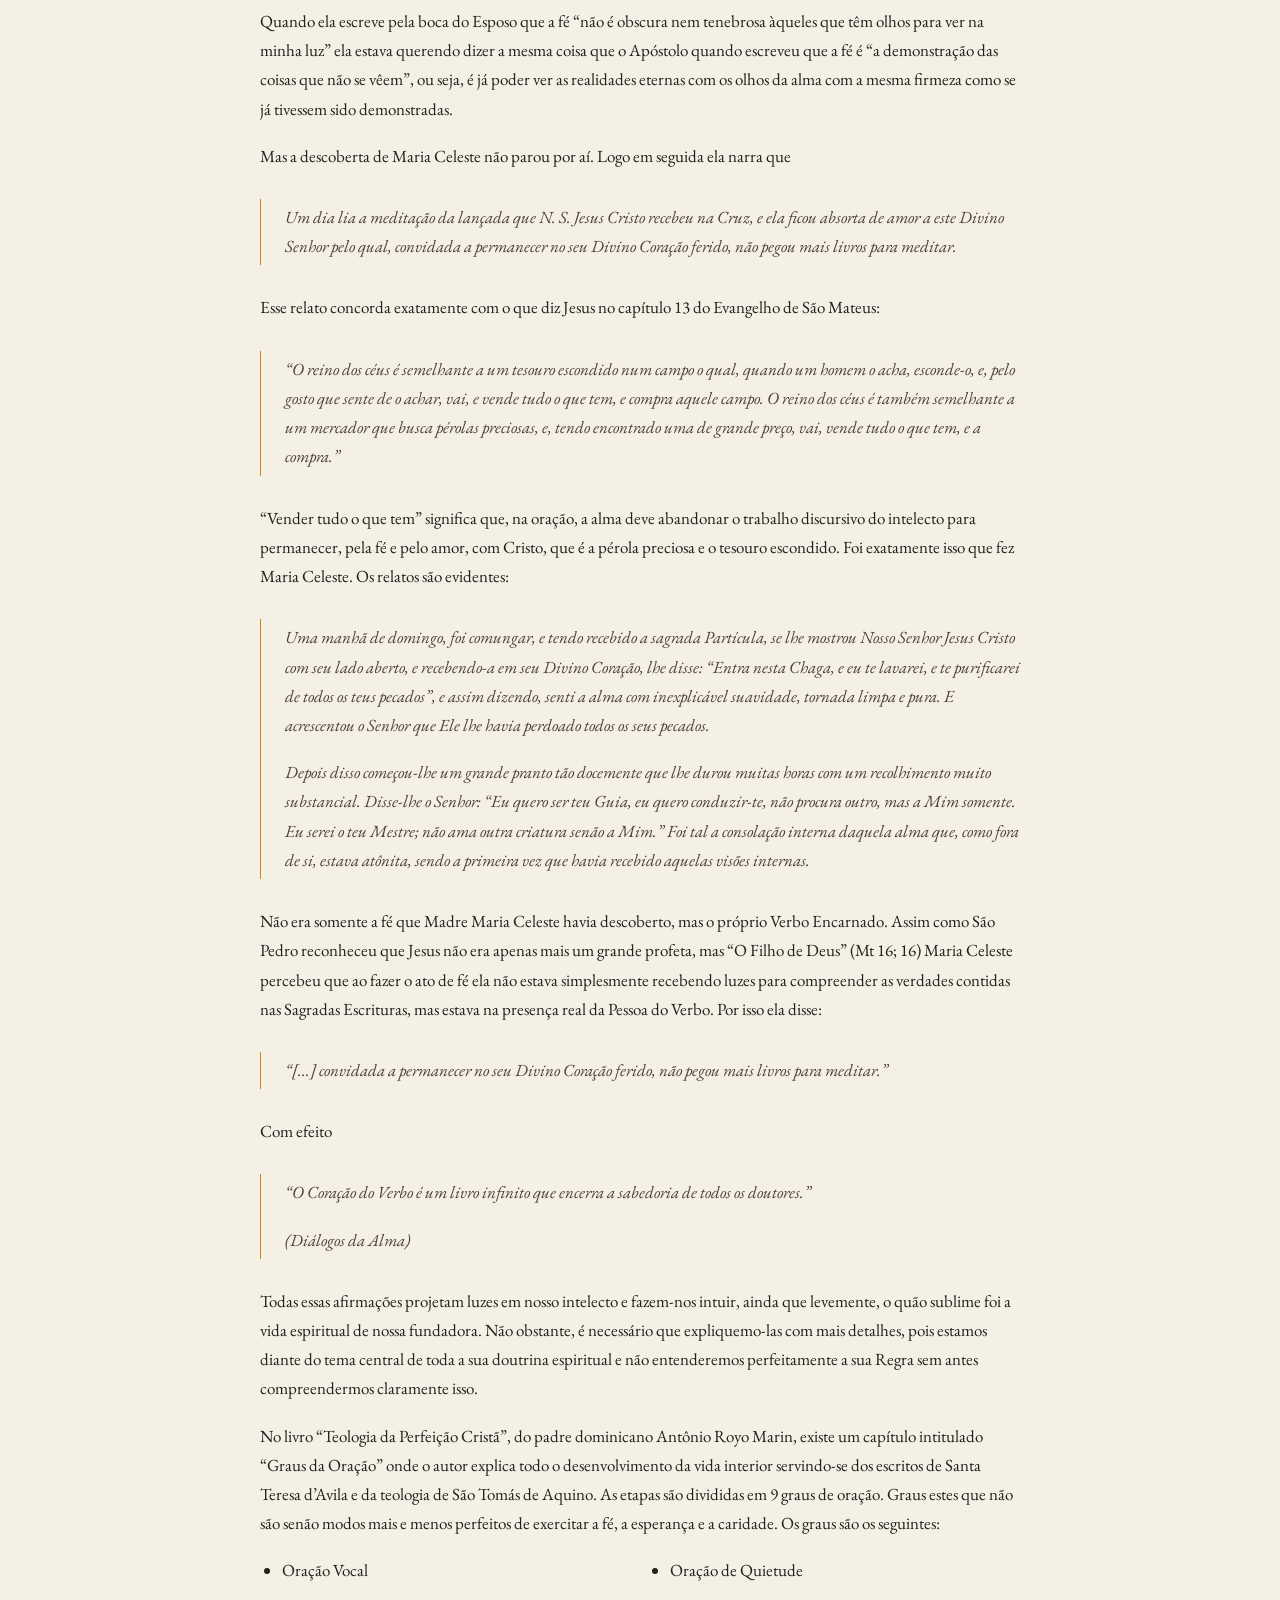
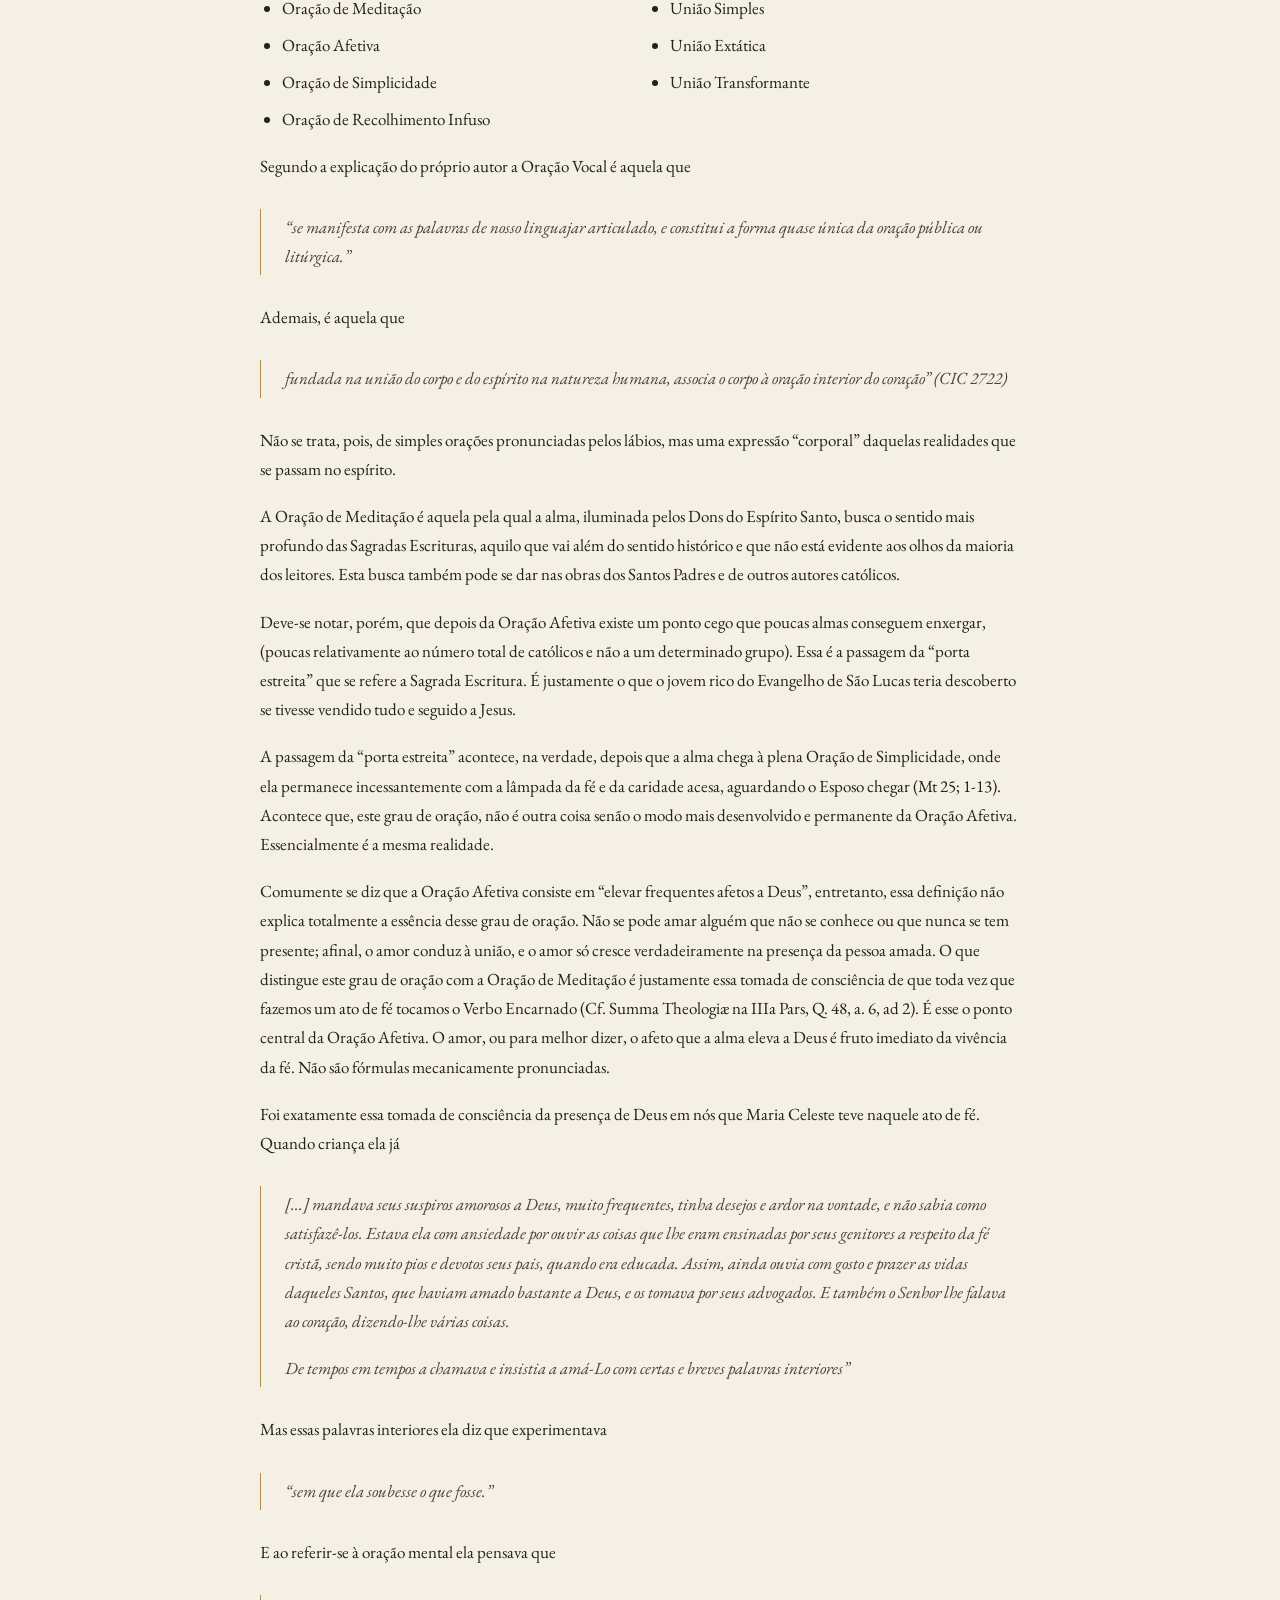
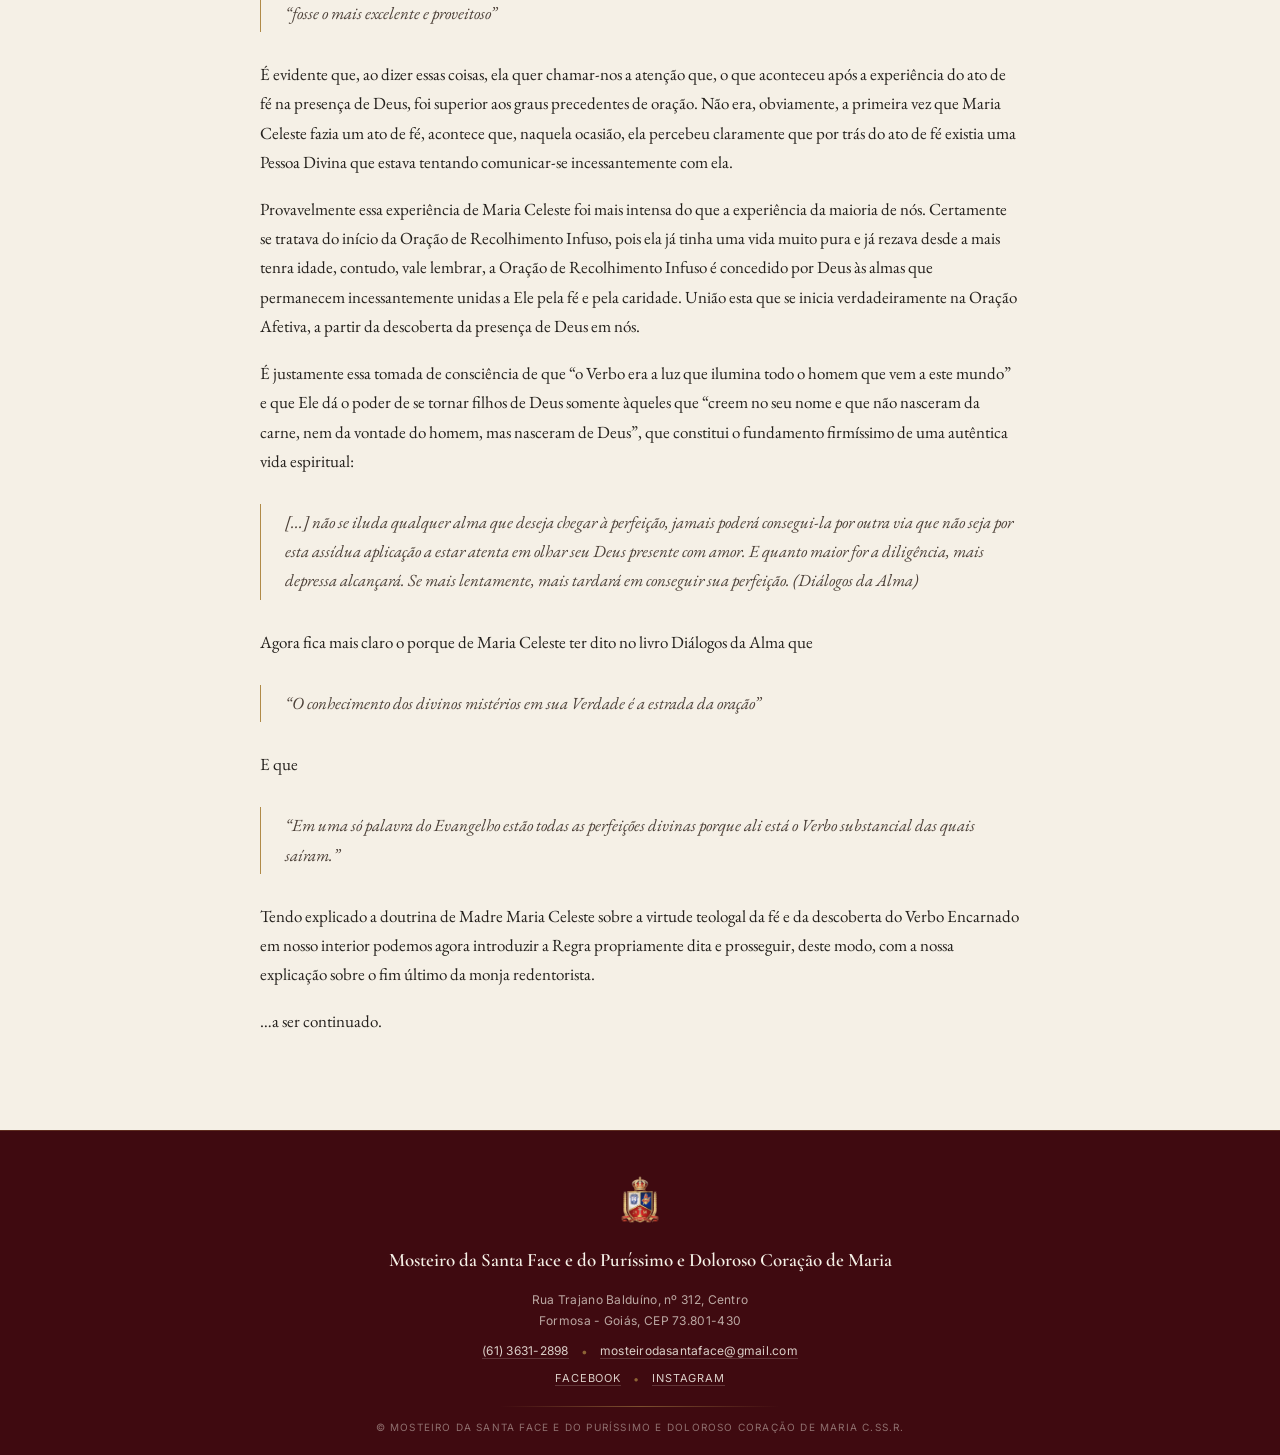
<file: vocacao/index.html>
<!doctype html>
<html lang="pt-BR"><head>
<meta charset="utf-8"><meta name="viewport" content="width=device-width,initial-scale=1">
<meta name="robots" content="noindex,nofollow">
<link rel="canonical" href="https://site.mosteirodasantaface.org/vocacao/">
<meta property="og:type" content="website">
<meta property="og:locale" content="pt_BR">
<meta property="og:site_name" content="Mosteiro da Santa Face">
<meta property="og:title" content="Vocação | Mosteiro da Santa Face">
<meta property="og:description" content="Conteúdo vocacional e formativo do Mosteiro da Santa Face, com reflexões sobre a Viva Memória de Cristo e a vida contemplativa.">
<meta property="og:url" content="https://site.mosteirodasantaface.org/vocacao/">
<meta property="og:image" content="https://site.mosteirodasantaface.org/assets/LOGO/LOGO%20MOSTEIRO%20DA%20SANTA%20FACE.png">
<meta name="twitter:card" content="summary">
<meta name="twitter:title" content="Vocação | Mosteiro da Santa Face">
<meta name="twitter:description" content="Conteúdo vocacional e formativo do Mosteiro da Santa Face, com reflexões sobre a Viva Memória de Cristo e a vida contemplativa.">
<meta name="twitter:image" content="https://site.mosteirodasantaface.org/assets/LOGO/LOGO%20MOSTEIRO%20DA%20SANTA%20FACE.png">
<link rel="icon" href="/assets/LOGO/LOGO%20MOSTEIRO%20DA%20SANTA%20FACE.png" type="image/png">
<title>Vocação | Mosteiro da Santa Face</title>
<meta name="description" content="Conteúdo vocacional e formativo do Mosteiro da Santa Face, com reflexões sobre a Viva Memória de Cristo e a vida contemplativa.">
<link rel="preconnect" href="https://fonts.googleapis.com"><link rel="preconnect" href="https://fonts.gstatic.com" crossorigin>
<link href="https://fonts.googleapis.com/css2?family=Cormorant+Garamond:wght@500;600;700&family=EB+Garamond:ital,wght@0,400;0,500;1,400;1,500&family=Inter:wght@400;500;600&display=swap" rel="stylesheet">
<link rel="stylesheet" href="/styles.css"></head><body>
<a class="skip-link" href="#conteudo">Ir para o conteúdo</a>
<header class="site-header"><div class="header-inner">
<a class="brand" href="/" aria-label="Página inicial do Mosteiro da Santa Face"><img src="/assets/LOGO/LOGO%20MOSTEIRO%20DA%20SANTA%20FACE.png" alt="Brasão do Mosteiro da Santa Face"><span class="brand-short">Mosteiro da Santa Face</span></a>
<button class="menu-toggle" type="button" aria-expanded="false" aria-controls="menu-principal"><span></span><span></span><span></span><span class="sr-only">Abrir menu</span></button>
<nav class="main-nav" id="menu-principal" aria-label="Navegação principal">
<a href="/">Início</a><a href="/historia/">História</a><a href="/espiritualidade/">Espiritualidade</a><a href="/vocacao/" aria-current="page">Vocação</a><a href="/ajudar/">Ajudar</a><a href="/contato/">Contato</a>
</nav></div></header>
<main id="conteudo">
<section class="page-hero"><div class="page-mark">✠</div><h1>Vocação</h1>
<nav class="internal-nav" aria-label="Navegação desta página"><a href="#chamado-1">O Chamado 1</a><a href="#chamado-2">O Chamado 2</a><a href="#graus-oracao">Graus da Oração</a></nav>
</section>
<article class="reading">
<h2 id="chamado-1">O Chamado 1</h2>

<p>A jovem aspirante que se aproxima da Ordem do Santíssimo Redentor com o desejo de se tornar uma Sponsa Christi deve considerar primeiro qual é a finalidade última de uma monja redentorista, pois assim poderá discernir mais facilmente se seu chamado ao estado de perfeição é realmente sincero ou se é motivado por aspirações meramente humanas, ademais, poderá examinar-se com mais clareza e ver se possui as aptidões e disposições necessárias para abraçar essa vocação, pois conforme diz Jesus no capítulo 14 do Evangelho de São Lucas</p>

<blockquote><p>[...] qual de vós querendo edificar uma torre, não se assenta primeiro para calcular a despesa e ver se tem com que acabar? Para que, depois de ter assentado o fundamento e não a poder terminar, todos os que virem, não comecem a fazer zombaria dele, dizendo: este homem principiou a edificar, e não pôde terminar.</p></blockquote>

<p>Para entendermos qual é o fim último de uma monja redentorista necessitaremos recorrer ao prólogo de nossa Santa Regra Primitiva, onde Eterno Pai manifesta sua intenção ao escolher este Instituto:</p>

<blockquote><p>“Com desejo ardente desejei dar ao mundo o meu Espírito e comunica-lo às minhas criaturas racionais, para viver com elas e nelas, até o fim do mundo. Dei-lhes o meu Unigênito Filho com infinito amor; e por essa razão lhes comuniquei o meu divino Espírito Consolador para deifica-los na Vida, Justiça e Verdade, e para estreita-las todas na minha dileção, neste Verbo Filho de amor; e por isso toda a difusão de minha graça, justiça e verdade, e por Ele a vida eterna.</p>
<p>[...] Portanto, para que minhas criaturas se recordem de minha eterna caridade, aprouve-me escolher este Instituto para que seja uma viva memória para todos os homens do mundo, de tudo quanto se aprouve meu Filho Unigênito realizar por sua salvação pelo espaço de trinta e três anos em que ele habitou no mundo como homem viajor”.</p></blockquote>

<p>Para explicarmos com mais exatidão o que é uma “viva memória” de Cristo precisaremos tratar sobre o fim último de todo o cristão.</p>

<p>Na vida cristã, escreve o padre dominicano Antônio Royo Marin, podem-se assinalar dois fins, ou, melhor dizendo, apenas um com duas modalidades distintas: um fim último ou absoluto e outro próximo ou relativo. O primeiro é a glória de Deus; o segundo, nossa própria santificação.</p>

<p>Deus, sendo infinitamente perfeito e feliz em si mesmo, não necessita das criaturas para lhe acrescentar glória alguma, pois no próprio mistério de sua vida íntima Ele encontra uma glória intrínseca absolutamente infinita. Contudo, Deus é amor (Jo. 4,16), afirma o evangelista São João, e o amor, por sua natureza, é comunicativo.</p>

<p>Deus quis livremente comunicar aos homens suas infinitas perfeições a fim de que eles se tornassem, por meio da graça santificante, participantes de sua eterna felicidade e fossem assim o louvor da sua glória:</p>

<blockquote><p>“Ele nos predestinou para sermos seus filhos adotivos por Jesus Cristo, conforme o beneplácito da sua vontade, para louvor e glória da sua graça, com a qual ele nos agraciou no Bem-amado” (Ef 1; 5-6)</p></blockquote>

<p>Como afirma o Beato Fr. Maria Eugênio em sua obra “Quero ver a Deus”,</p>

<blockquote><p>“As próprias vicissitudes, queda dos anjos, pecado do homem, foram permitidas por Deus apenas como ocasião e meio para mostrar toda a força do seu braço, toda a medida do amor que ele desejava dar ao mundo. Não afirmou Santo Agostinho que Deus permitiu a queda dos anjos a fim de criar o homem? O pecado do homem é uma “feliz culpa” que nos mereceu o Cristo Redentor”</p></blockquote>

<p>O sangue que Jesus derramou é o sangue da nova aliança que Deus veio estabelecer com os homens, o laço que uniu tudo o que estava separado. Jesus tornou-se, por sua paixão e morte de cruz, o único redentor e mediador entre Deus e os homens:</p>

<blockquote><p>[...] temos a plena confiança de poder entrar no Santuário, em virtude do sangue de Jesus. Nele temos um caminho novo e vivo, que ele mesmo inaugurou através do véu, isto é, através da sua humanidade. (Hb 10,19-20)</p></blockquote>

<p>Jesus ressuscitado é este caminho novo e vivo que conduz ao Pai. É necessário, porém, permanecer n’Ele...</p>

<blockquote><p>“Como a ramo não pode por si mesmo dar fruto, se não permanecer na videira, assim também vós, se não permanecerdes em mim. Eu sou a videira, vós os ramos. O que permanece em mim e eu nele, esse dá muito fruto, porque, sem mim, nada podeis fazer.” (Jo 15; 3)</p>
<p>“Se permanecerdes em mim, e as minhas palavras permanecerem em vós, pedireis tudo o que quiserdes, e ser-vos-á concedido.” (Jo 15; 7)</p>
<p>“Se vós permanecerdes na minha palavra, sereis verdadeiramente meus discípulos, conhecereis a verdade, e a verdade vos tornará livres.” (Jo 8; 30-32)</p>
<p>“O que come a minha carne e bebe o meu sangue, permanece em mim e eu nele.” (Jo 6; 56)</p></blockquote>

<p>A doutrina de Jesus e a experiência dos santos mostram que, para que essa união possa desenvolver-se e chegar à sua plenitude, é necessário, antes, que o homem morra completamente a si mesmo. Esta morte a si mesmo comporta várias etapas que perpassam toda a vida espiritual, mas que são mais acentuadas no início da vida espiritual, ou, na linguagem de Santa Teresa, nas três primeiras Moradas do Castelo Interior.</p>

<p>Os principais obstáculos que impedem a alma de avançar na união com Deus são descritos pelo próprio Jesus na parábola do semeador:</p>

<blockquote><p>“Saiu o semeador a semear a sua semente; ao semeá-la, uma parte caiu ao longo do caminho; foi calcada, e as aves do céu comeram-na. Outra parte caiu sobre pedregulho; quando nasceu, secou, porque não tinha umidade. A outra parte caiu entre os espinhos; logo os espinhos, que nasceram com ela, a sufocaram. Outra parte caiu em boa terra; depois de nascer, deu fruto, cento por um.» Dito isto, exclamou: «Quem tem ouvidos para ouvir, ouça!» Os seus discípulos perguntaram-lhe o que significava esta parábola.</p>
<p>Ele respondeu-lhes: «A vós é concedido conhecer o mistério do reino de Deus, mas aos outros ele é anunciado por parábolas; para que vendo não vejam, e ouvindo não entendam (Is. 6,9-10). Eis o sentido da parábola: A semente é a Palavra de Deus. Os que estão ao longo do caminho, são aqueles que a ouvem, mas depois vem o demônio e tira a palavra do seu coração para que não se salvem crendo.</p>
<p>Aqueles (em que se semeia) sobre pedregulho, são os que recebem com gosto a palavra, quando a ouvem, mas não têm raízes; até certo ponto crêem, mas, no tempo da tentação, voltam atrás. A que caiu entre espinhos, representa aqueles que ouviram (a palavra), porém, indo por diante, ficam sufocados pelos cuidados, pelas riquezas, e pelos deleites desta vida, e não dão fruto.</p>
<p>Enfim, a que caiu em boa terra, representa aqueles que, ouvindo a palavra com coração reto e bom, a retêm e dão fruto por sua perseverança.” (Luc 8; 5-15)</p></blockquote>

<p>A falta de meditação, de perseverança na oração e de desapego, constituem as três principais travas que impedem as almas de alcançarem aquele terreno fértil, onde a virtudes crescem em abundância e onde um rio de água viva jorra para a vida eterna.</p>

<p>É necessário, nesses princípios da vida espiritual, um trabalho enérgico por parte da alma, onde ela busque extirpar os vícios e adquirir virtudes; lembrando, porém, que todo o trabalho ascético deve orientar-se, não no sentido de fazer isso ou aquilo, em praticar essa ou aquela virtude, mas em conformar a sua vontade com a vontade de Deus:</p>

<blockquote><p>“Nem todo o que me diz: Senhor, Senhor, entrará no reino dos céus, mas só o que faz a vontade de meu Pai, que está nos céus.” (Mt 7; 21)</p></blockquote>

<p>Ademais, todo esse trabalho de ascese seria inútil se não fosse auxiliado pela graça de Deus</p>

<blockquote><p>“Se o Senhor não edificar a casa, é em vão que trabalham os que a edificam. Se o Senhor não guardar a cidade, inutilmente vigia a sentinela.” (Sl 127)</p></blockquote>

<p>É necessário, portanto, pedir incessantemente a graça divina, afinal</p>

<blockquote><p>“nas coisas da fé, o conselho do homem, sem o auxílio divino, é enfermo e ineficiente. É necessário, portanto, levantar-se à oração, e pedir o seu auxílio, sem o qual nenhum bem pode ser alcançado. Isto é, é necessário pedir a sua graça, a qual, para que tivesses chegado até aqui para pedi-la, era ela que já te iluminava, e daqui para a frente será quem haverá de dirigir os teus passos para o caminho da paz, e de cuja única boa vontade depende que sejas conduzido ao efeito da boa obra.</p>
<p>Não serás obrigado por ela, serás ajudado. Se apenas tu operares, nada realizarás; se apenas Deus operar, nada merecerás. Aquele que corre por esta via busca a vida” (Disdacalicon - Hugo de São Vitor).</p></blockquote>

<p>Considerando tudo o que dissemos até agora podemos dizer que os diversos modos de como organizar e dispor a vida espiritual para alcançar essa perfeita transformação em Cristo são no que diferem uma espiritualidade da outra, mas que o fim de todas, entretanto, permanece o mesmo. E é neste sentido que podemos agora retomar a explicação sobre o fim último da monja redentorista e analisar como essa união transformante em Cristo, foi compreendida e vivida por nossa fundadora Beata Maria Celeste.</p>

<p>Monjas Redentoristas</p>

<div class="page-divider" aria-hidden="true">✠</div>

<h2 id="chamado-2">O Chamado 2</h2>

<p>No início desse texto reproduzimos um trecho retirado do prólogo de nossa Santa Regra Primitiva onde o Eterno Pai disse ter escolhido a Ordem do Santíssimo Redentor para que seus membros se tornassem uma Viva Memória de Cristo. Não apenas Memória, mas Viva Memória.</p>

<p>A memória que não fosse viva estaria sujeita a se tornar uma mera imitação exterior das virtudes de Cristo. A encarnação do Verbo se tornaria, deste modo, uma missão do bom exemplo, onde Jesus é apenas um modelo e protótipo perfeito para regular nossas ações. A vida espiritual se transformaria, por consequência, em um rigoroso esforço ascético, que oprime a alma e rouba-lhe as forças, justamente por enfatizar que a maior colaboração no trabalho de santificação parte da alma e não do auxílio divino. Todavia, não é isso que nos ensina Madre Maria Celeste. Para ela a Imitatio Christi é, antes de tudo, uma participação da vida de Cristo:</p>

<blockquote><p>Vós, amor meu, me fizestes entender como toda a importância da vida espiritual consiste<br>
em estar na vossa divina presença, de pensar somente em vós, de aspirar somente a vós,<br>
de amar somente a vós, de nada procurar nem desejar que a vós, único tesouro da alma; e<br>
que assim fazendo o homem se purifica de seus maus hábitos e das sugestões do demônio.<br>
E pela vossa divina luz a alma vê e conhece as suas trevas e das vossas divinas<br>
perfeições recebe a vestimenta das santas virtudes (Autobiografia)</p></blockquote>

<p>Antes de ser modelo para regular nossas ações o Verbo Encarnado é</p>

<blockquote><p>[...] a escada mística pela qual o homem é conduzido da terra ao Céu empíreo, onde Deus está assentado. (Autobiografia)</p></blockquote>

<p>Essa é, na verdade, a doutrina de absolutamente todos os santos. No próprio Evangelho encontramos afirmações claras como essa:</p>

<blockquote><p>“Todas as coisas me foram entregues por meu Pai;</p><p>diz Jesus,</p><p>e ninguém sabe quem é o Filho, senão 0 Pai, nem quem é o Pai, senão o Filho, e aquele a quem o Filho quiser revelar.”</p><p>(Luc 10;21)</p></blockquote>

<p>Somente pela união com Cristo é possível chegar à contemplação da Santíssima Trindade, fim último do homem. É para esse fim que convergem todas as grandes escolas de espiritualidade.</p>

<p>À luz desta explicação podemos afirmar que a expressão “Viva Memória de Cristo” tem, na espiritualidade redentorista, um significado muito específico e sublime. Ao definirmos o fim último da monja redentorista como sendo uma imitação de Cristo através da Viva Memória queremos destacar que isso implica, para cada monja da Ordem, uma transformação que deve ocorrer principalmente no plano sobrenatural, isto é, no desenvolvimento da vida da graça, ou, em outras palavras, no desenvolvimento da vida de oração.</p>

<p>Entender isso é tão essencial que o próprio Papa Pio XII fez questão de recordar às religiosas de clausura, em uma Radiomensagem de 19 de julho de 1958, que a vida contemplativa canônica é</p>

<blockquote><p>“uma profissão exterior de disciplina religiosa organizada em vista da contemplação interior”</p></blockquote>

<p>A clausura, os trabalhos, os exercícios de piedade, de oração e de mortificação não são senão meios à serviço de uma realidade essencial: a contemplação.</p>

<p>O Santo Padre continua dizendo que</p>

<blockquote><p>“O que se exige em primeiro lugar é que pela oração, meditação e contemplação a monja se una a Deus. Que todos seus pensamentos e suas ações sejam penetradas de sua presença e ordenados a seu serviço. Se isso viesse a falecer, faltaria a alma da vida contemplativa, e nenhuma prescrição canônica poderia supri-la.”</p></blockquote>

<p>Uma correta compreensão disso poderia resultar, para cada aspirante à vocação redentorista, em uma radical mudança de perspectiva de como enxergar e encarar a vocação. O edifício espiritual que se pretende construir ganharia bases sólidas, capazes de sustentar todo o edifício que se ergue rumo ao Céu. Todas as energias e boas disposições dessas almas que iniciam a vida espiritual seriam prudentemente distribuídas durante o longo trajeto.</p>

<p>Foi sobre essa base sólida que Madre Maria Celeste fundamentou sua vida espiritual, e, consequentemente, a espiritualidade da Ordem do Santíssimo Redentor.</p>

<p>Deve-se notar, porém, que toda a sua doutrina espiritual é desenvolvida, não a partir de um estudo teológico previamente planejado, mas a partir do relato de sua experiência pessoal na vida interior.</p>

<p>Portanto, faz-se necessário reproduzir alguns acontecimentos de sua vida que explicam mais claramente o por que de Madre Maria Celeste ter insistido em seus escritos que o verdadeiro fim de todo cristão -e portanto da monja redentorista- é a contemplação da Santíssima Trindade e que isso se dá somente através da união com o Verbo Encarnado por meio das três virtudes teologais.</p>

<p>No início de sua Autobiografia ela relata que</p>

<blockquote><p>Sendo criancinha de cinco ou seis anos, começou o Senhor a dar-lhe conhecimento de sua Divindade passivamente, tão suave, que ela concebeu o desejo de amá-Lo e servi-Lo. Tendo Ele dotado-a de bom intelecto e de capacidade racional muito antes do tempo, ela mandava seus suspiros amorosos a Deus, muito frequentes, tinha desejos e ardor na vontade, e não sabia como satisfazê-los.</p>
<p>Estava ela com ansiedade por ouvir as coisas que lhe eram ensinadas por seus genitores a respeito da fé cristã, sendo muito pios e devotos seus pais, quando era educada. Assim, ainda ouvia com gosto e prazer as vidas daqueles Santos, que haviam amado bastante a Deus, e os tomava por seus advogados. E também o Senhor lhe falava ao coração, dizendo-lhe várias coisas. De tempos em tempos a chamava e insistia a amá-Lo com certas e breves palavras interiores, sem que ela soubesse o que fosse.</p>
<p>E assim caminhando chegou à idade de nove anos, muito viva e sensível.</p></blockquote>

<p>Passado algum tempo, porém, ela</p>

<blockquote><p>[...] Começou a conviver com algumas empregadas. Sendo elas inclinadas à vida do mundo, começaram a fazê-la ciente de muitas misérias da situação do mundo, e ela se esfriando no serviço de Deus, começou a gostar daquelas notícias do mundo. Nisso se comprazia e fazia perguntas àquelas pessoas. Começou a aprender canções profanas e a desejar as coisas do mundo.</p>
<p>Mas em meio àquele relaxamento de vida, sentia ela certos fortes estímulos de consciência que a dilaceravam, e o Senhor lhe fazia certas repreensões interiores e lhe dava certas luzes que a queimavam. Ela buscava o perdão do Senhor, e depois de novo voltava àquelas conversas. Mas não percebia ser pecado o que fazia.</p></blockquote>

<p>A pequena criança, pressionada por aquele convite constante da graça,</p>

<blockquote><p>[...] pensou em procurar um religioso dominicano, e foi, não se confessar, mas ia para aprender dele o exercício da oração mental, e o modo como poderia amar a Deus de todo o coração porque, embora em todo aquele tempo tivesse feito oração, que Deus lhe dava com aquelas luzes espirituais, ela acreditava que a oração mental fosse outras coisas que ela não sabia.</p></blockquote>

<p>Foi então que, em um certo dia, ela foi à igreja de São Tomás de Aquino, em Nápoles, para fazer uma confissão geral com o padre dominicano. Ela manifestou-lhe</p>

<blockquote><p>[...] tudo o que ela havia feito, tudo o que lhe aconteceu, e perguntando ao confessor se aquelas coisas que ela havia cometido eram pecado ou não, o padre lhe respondeu que não só eram pecado aquelas coisas que ela havia feito, mas se ela seguisse aquele caminho, estaria perdida, e expondo-lhe com minuciosa clareza o perigoso estado para o qual se encaminhava, exortou-a a se abster de tais conversações para o futuro.”</p></blockquote>

<p>Impressionada e compungida por ouvir do padre que aquilo que ela fazia era sumamente perigoso para a sua salvação eterna resolveu abandonar imediatamente a vida mundana e procurou “fazer oração mental”, conforme o padre a havia ensinado. Voltando para casa ela</p>

<blockquote><p>[...] logo fez diligência para obter os livros espirituais que sua tia, que era pessoa devota, usava, para encontrar aqueles que o padre dominicano lhe havia dito de que ela se servisse para meditar. Em seguida, encontrando ambos, isto é, aquelas meditações de S. Pedro de Alcântara, como o “Alimento da Alma”, colocou-os entre os seus guardados para servir-se deles segundo o que o padre dominicano lhe havia ensinado, pensando que aquele modo de oração que ele lhe deu fosse o mais excelente e proveitoso.</p></blockquote>

<p>Por isso, estabeleceu fazer aquele exercício por meia hora, assim como o padre lhe havia ordenado, que ela fizesse meia hora ao dia, ou pela tarde ou pela manhã. Lia primeiro a meditação da Paixão de Nosso Senhor, e depois começou a fazer o ato de fé na presença de Deus.</p>

<p>Aconteceu, porém, que ao fazer o ato de fé na presença de Deus</p>

<blockquote><p>Logo lhe vem um extraordinário recolhimento, arrebatada interiormente por um grande amor. Não pôde prestar atenção à meditação que havia lido no livro, e passada a meia hora, dela não se lembrava nada. Depois, acreditando não ter feito nada de bom, tornava a ler a meditação. E também assim lhe sucedia. Então ela se recordou o que o padre lhe havia dito, que se ela não se desse bem com uma meditação, lesse uma outra. E assim andava lendo, ora uma, ora outra. Mas sempre assim lhe acontecia.</p>
<p>Consumia duas ou três horas neste exercício, nem ela entendia a causa desta coisa. É verdade que durante o dia se encontrava sempre recolhida. Ia para um quarto solitário que estava num terraço da casa, porque lhe incomodavam o falar e a convivência com as criaturas. Mas ela não entendia o que fosse isso.</p></blockquote>

<p>Esse acontecimento aparentemente inusitado constituiu para Maria Celeste a base de toda a sua doutrina espiritual. Se a vida eterna consiste em um conhecimento, conforme está escrito:</p>

<blockquote><p>“A vida eterna é esta: Que te conheçam a ti como o único Deus verdadeiro, e a Jesus Cristo, a quem enviaste.”</p><p>(Jo 17; 3)</p></blockquote>

<p>Ela compreendeu que</p>

<blockquote><p>“A vida eterna se inicia em nós pela fé.” (São Tomás de Aquino)</p></blockquote>

<p>Se no céu a fé dará lugar à visão beatífica podemos deduzir, se invertermos os termos, que aqui na terra a fé substitui provisoriamente o papel que a visão beatífica desempenha no céu.</p>

<p>Um testemunho ainda mais eloquente sobre a importância da virtude teologal da fé nós encontramos no capítulo 5 do Evangelho de São João. Quando os Judeus procuravam matar a Jesus por ele, além de curar um doente em dia de sábado, dizer que era o filho de Deus Jesus responde dizendo que não só suas obras dão testemunho de que ele é o filho de Deus, mas que o próprio Pai que o enviou também dá testemunho d’Ele. Falando sobre o Pai Jesus diz aos Judeus:</p>

<blockquote><p>“Vós nunca ouvistes a sua voz, nem vistes a sua face, e não tendes permanente em vós a sua palavra, porque não credes no que ele enviou.” (Jo 5; 37-38)</p></blockquote>

<p>Deus não pode ser ouvido pelos ouvidos do corpo, senão por espiritual inteligência mediante a graça do Espírito Santo. Nem se pode ver a face de Deus com os olhos carnais, pois Deus é espírito (Jo 4; 23) e aqueles que querem adora-lO devem fazê-lo em espírito e em verdade.</p>

<p>Ao dizer que os judeus nunca tinham ouvido e nem visto o Pai porque não criam n’Ele Jesus estava querendo chamar a atenção que o único modo de ver e ouvir a Deus nesta vida é mediante prática da fé. Ver e ouvir o Pai, e ter permanentemente em nós a sua Palavra, designa, em forma resumida, os cumes da vida espiritual. Nada disso, porém, é acessível sem a fé.</p>

<p>Semelhantemente a isso lemos no capítulo 8 deste mesmo Evangelho Jesus responder aos Judeus quando estes perguntaram onde estava o Pai:</p>

<blockquote><p>“Não conheceis nem a Mim nem a meu Pai;</p><p>Diz Jesus,</p><p>se Me conhecêsseis a Mim certamente conheceríeis também meu Pai.”</p></blockquote>

<p>Os judeus estavam diante de Jesus e conversavam com ele, o conheciam, portanto. Mas então por que Jesus disse que eles não o conheciam? O próprio Jesus é quem explica:</p>

<blockquote><p>“Vós julgais segundo a carne”</p></blockquote>

<p>O conhecimento que Jesus se referia não era um conhecimento natural, que se serve dos sentidos do corpo. Mas um conhecimento sobrenatural, que se inicia pela virtude da fé e culmina, nesta vida, na visão intelectual da Santíssima Trindade naquilo que Santa Teresa chamou de “Sétima Morada”.</p>

<p>O problema que fazia com que os judeus não reconhecessem que Jesus era O Filho de Deus é o mesmo problema que faz com que milhares de pessoas não avancem na vida espiritual. Tanto uns como os outros</p>

<blockquote><p>[...] estão cegos pelas coisas sensíveis, visíveis e cognoscíveis. Por isso a fé, a esperança e a caridade estão mortas neles e não vêem as coisas eternas.” (Diálogos da Alma)</p></blockquote>

<p>Estar “cegos pelas coisas sensíveis, visíveis e cognoscíveis” significa viver das coisas que se veem e não buscar as coisas que são do Alto (Col 3; 1). É ignorar a natureza espiritual que há em nós para viver do homem carnal que busca uma coroa corruptível.</p>

<p>Diante dessas afirmações convencemo-nos facilmente da importância dessa virtude teologal para alcançarmos a união com Deus, todavia ainda não sabemos claramente o que ela seja. É importante que a entendamos.</p>

<p>No livro Diálogos da Alma Maria Celeste dá uma belíssima explicação sobre a virtude fé. Comentando a passagem do Evangelho de São João onde está escrito:</p>

<blockquote><p>“Se alguém me ama, guardará a minha palavra, e meu Pai o amará, e nós viremos a ele, e faremos nele a nossa morada.”</p></blockquote>

<p>Maria Celeste escreve colocando as palavras na boca do Esposo:</p>

<blockquote><p>“Filhinha, a fé é a Verdade Divina e eu sou a luz na qual os teus olhos intelectuais vêem a verdade da fé. Na minha luz estas coisas são manifestadas, porque o meu Pai celestial me pôs no mundo para que eu fosse a luz dos homens para que lhes fossem manifestadas as eternas verdades da fé. Por isso eu disse ser a luz do mundo e que ninguém podia ir ao Pai a não ser por mim. Assim a fé não é outra coisa que a manifestação da verdade na qual tu vês na minha luz.</p><p>E fica sabendo que esta luz não é obscura nem tenebrosa àqueles que têm olhos para ver na minha luz.”</p></blockquote>

<p>Ora, se a fé é a manifestação da verdade segue-se que ela é, primeiramente, um modo de conhecimento. As Escrituras atestam:</p>

<blockquote><p>"Pela fé conhecemos que o mundo foi formado pela palavra de Deus, de sorte que o visível foi feito pelo invisível." (Heb. 11, 3)</p></blockquote>

<p>Notem que na definição de Maria Celeste está escrito que pela fé são manifestadas “as eternas verdades”. Não se trata, pois, de qualquer conhecimento, mas do conhecimento das verdades sobrenaturais, isto é, do mistério de Deus e do Verbo Encarnado, e tudo que se ordena a isso. Por isso diz “manifestadas”, pois se tratam de realidades ocultas à razão natural.</p>

<p>Notem, ademais, que a definição de Maria Celeste é dada em forma de diálogo, onde o Verbo é quem fala. Ele diz: “a fé não é outra coisa que a manifestação da verdade na qual tu vês na minha luz”. Ver na luz do Verbo significa que este conhecimento, apesar de necessitar do assentimento da inteligência, é efeito unicamente da graça divina que ilumina o intelecto e convida a vontade.</p>

<p>Pela paixão e morte de cruz Jesus não só adquiriu os méritos necessários para a salvação dos homens mas passou a ser causa eficiente desta mesma graça.</p>

<p>É exatamente a mesma definição que dá o Apóstolo quando diz que a fé é</p>

<blockquote><p>"A substância das coisas que se esperam, a demonstração das coisas que não se vêem". (Heb. 11, 1)</p></blockquote>

<p>Quando Maria Celeste fez o ato de fé na presença de Deus e logo ficou em um “extraordinário recolhimento, arrebatada interiormente por um grande amor”, ela experimentou justamente “a substância das coisas que se esperam”. Era verdadeiramente um contato com Deus. Esta é a vida eterna que se inicia pela fé.</p>

<p>Quando ela escreve pela boca do Esposo que a fé “não é obscura nem tenebrosa àqueles que têm olhos para ver na minha luz” ela estava querendo dizer a mesma coisa que o Apóstolo quando escreveu que a fé é “a demonstração das coisas que não se vêem”, ou seja, é já poder ver as realidades eternas com os olhos da alma com a mesma firmeza como se já tivessem sido demonstradas.</p>

<p>Mas a descoberta de Maria Celeste não parou por aí. Logo em seguida ela narra que</p>

<blockquote><p>Um dia lia a meditação da lançada que N. S. Jesus Cristo recebeu na Cruz, e ela ficou absorta de amor a este Divino Senhor pelo qual, convidada a permanecer no seu Divino Coração ferido, não pegou mais livros para meditar.</p></blockquote>

<p>Esse relato concorda exatamente com o que diz Jesus no capítulo 13 do Evangelho de São Mateus:</p>

<blockquote><p>“O reino dos céus é semelhante a um tesouro escondido num campo o qual, quando um homem o acha, esconde-o, e, pelo gosto que sente de o achar, vai, e vende tudo o que tem, e compra aquele campo. O reino dos céus é também semelhante a um mercador que busca pérolas preciosas, e, tendo encontrado uma de grande preço, vai, vende tudo o que tem, e a compra.”</p></blockquote>

<p>“Vender tudo o que tem” significa que, na oração, a alma deve abandonar o trabalho discursivo do intelecto para permanecer, pela fé e pelo amor, com Cristo, que é a pérola preciosa e o tesouro escondido. Foi exatamente isso que fez Maria Celeste. Os relatos são evidentes:</p>

<blockquote><p>Uma manhã de domingo, foi comungar, e tendo recebido a sagrada Partícula, se lhe mostrou Nosso Senhor Jesus Cristo com seu lado aberto, e recebendo-a em seu Divino Coração, lhe disse: “Entra nesta Chaga, e eu te lavarei, e te purificarei de todos os teus pecados”, e assim dizendo, senti a alma com inexplicável suavidade, tornada limpa e pura. E acrescentou o Senhor que Ele lhe havia perdoado todos os seus pecados.</p>
<p>Depois disso começou-lhe um grande pranto tão docemente que lhe durou muitas horas com um recolhimento muito substancial. Disse-lhe o Senhor: “Eu quero ser teu Guia, eu quero conduzir-te, não procura outro, mas a Mim somente. Eu serei o teu Mestre; não ama outra criatura senão a Mim.” Foi tal a consolação interna daquela alma que, como fora de si, estava atônita, sendo a primeira vez que havia recebido aquelas visões internas.</p></blockquote>

<p>Não era somente a fé que Madre Maria Celeste havia descoberto, mas o próprio Verbo Encarnado. Assim como São Pedro reconheceu que Jesus não era apenas mais um grande profeta, mas “O Filho de Deus” (Mt 16; 16) Maria Celeste percebeu que ao fazer o ato de fé ela não estava simplesmente recebendo luzes para compreender as verdades contidas nas Sagradas Escrituras, mas estava na presença real da Pessoa do Verbo. Por isso ela disse:</p>

<blockquote><p>“[...] convidada a permanecer no seu Divino Coração ferido, não pegou mais livros para meditar.”</p></blockquote>

<p>Com efeito</p>

<blockquote><p>“O Coração do Verbo é um livro infinito que encerra a sabedoria de todos os doutores.”</p><p>(Diálogos da Alma)</p></blockquote>

<p>Todas essas afirmações projetam luzes em nosso intelecto e fazem-nos intuir, ainda que levemente, o quão sublime foi a vida espiritual de nossa fundadora. Não obstante, é necessário que expliquemo-las com mais detalhes, pois estamos diante do tema central de toda a sua doutrina espiritual e não entenderemos perfeitamente a sua Regra sem antes compreendermos claramente isso.</p>

<p>No livro “Teologia da Perfeição Cristã”, do padre dominicano Antônio Royo Marin, existe um capítulo intitulado “Graus da Oração” onde o autor explica todo o desenvolvimento da vida interior servindo-se dos escritos de Santa Teresa d’Avila e da teologia de São Tomás de Aquino. As etapas são divididas em 9 graus de oração. Graus estes que não são senão modos mais e menos perfeitos de exercitar a fé, a esperança e a caridade. Os graus são os seguintes:</p>

<ul class="grade-list" id="graus-oracao">
<li>Oração Vocal</li>
<li>Oração de Meditação</li>
<li>Oração Afetiva</li>
<li>Oração de Simplicidade</li>
<li>Oração de Recolhimento Infuso</li>
<li>Oração de Quietude</li>
<li>União Simples</li>
<li>União Extática</li>
<li>União Transformante</li>
</ul>

<p>Segundo a explicação do próprio autor a Oração Vocal é aquela que</p>

<blockquote><p>“se manifesta com as palavras de nosso linguajar articulado, e constitui a forma quase única da oração pública ou litúrgica.”</p></blockquote>

<p>Ademais, é aquela que</p>

<blockquote><p>fundada na união do corpo e do espírito na natureza humana, associa o corpo à oração interior do coração” (CIC 2722)</p></blockquote>

<p>Não se trata, pois, de simples orações pronunciadas pelos lábios, mas uma expressão “corporal” daquelas realidades que se passam no espírito.</p>

<p>A Oração de Meditação é aquela pela qual a alma, iluminada pelos Dons do Espírito Santo, busca o sentido mais profundo das Sagradas Escrituras, aquilo que vai além do sentido histórico e que não está evidente aos olhos da maioria dos leitores. Esta busca também pode se dar nas obras dos Santos Padres e de outros autores católicos.</p>

<p>Deve-se notar, porém, que depois da Oração Afetiva existe um ponto cego que poucas almas conseguem enxergar, (poucas relativamente ao número total de católicos e não a um determinado grupo). Essa é a passagem da “porta estreita” que se refere a Sagrada Escritura. É justamente o que o jovem rico do Evangelho de São Lucas teria descoberto se tivesse vendido tudo e seguido a Jesus.</p>

<p>A passagem da “porta estreita” acontece, na verdade, depois que a alma chega à plena Oração de Simplicidade, onde ela permanece incessantemente com a lâmpada da fé e da caridade acesa, aguardando o Esposo chegar (Mt 25; 1-13). Acontece que, este grau de oração, não é outra coisa senão o modo mais desenvolvido e permanente da Oração Afetiva. Essencialmente é a mesma realidade.</p>

<p>Comumente se diz que a Oração Afetiva consiste em “elevar frequentes afetos a Deus”, entretanto, essa definição não explica totalmente a essência desse grau de oração. Não se pode amar alguém que não se conhece ou que nunca se tem presente; afinal, o amor conduz à união, e o amor só cresce verdadeiramente na presença da pessoa amada. O que distingue este grau de oração com a Oração de Meditação é justamente essa tomada de consciência de que toda vez que fazemos um ato de fé tocamos o Verbo Encarnado (Cf. Summa Theologiæ na IIIa Pars, Q. 48, a. 6, ad 2). É esse o ponto central da Oração Afetiva. O amor, ou para melhor dizer, o afeto que a alma eleva a Deus é fruto imediato da vivência da fé. Não são fórmulas mecanicamente pronunciadas.</p>

<p>Foi exatamente essa tomada de consciência da presença de Deus em nós que Maria Celeste teve naquele ato de fé. Quando criança ela já</p>

<blockquote><p>[...] mandava seus suspiros amorosos a Deus, muito frequentes, tinha desejos e ardor na vontade, e não sabia como satisfazê-los. Estava ela com ansiedade por ouvir as coisas que lhe eram ensinadas por seus genitores a respeito da fé cristã, sendo muito pios e devotos seus pais, quando era educada. Assim, ainda ouvia com gosto e prazer as vidas daqueles Santos, que haviam amado bastante a Deus, e os tomava por seus advogados. E também o Senhor lhe falava ao coração, dizendo-lhe várias coisas.</p>
<p>De tempos em tempos a chamava e insistia a amá-Lo com certas e breves palavras interiores”</p></blockquote>

<p>Mas essas palavras interiores ela diz que experimentava</p>

<blockquote><p>“sem que ela soubesse o que fosse.”</p></blockquote>

<p>E ao referir-se à oração mental ela pensava que</p>

<blockquote><p>“fosse o mais excelente e proveitoso”</p></blockquote>

<p>É evidente que, ao dizer essas coisas, ela quer chamar-nos a atenção que, o que aconteceu após a experiência do ato de fé na presença de Deus, foi superior aos graus precedentes de oração. Não era, obviamente, a primeira vez que Maria Celeste fazia um ato de fé, acontece que, naquela ocasião, ela percebeu claramente que por trás do ato de fé existia uma Pessoa Divina que estava tentando comunicar-se incessantemente com ela.</p>

<p>Provavelmente essa experiência de Maria Celeste foi mais intensa do que a experiência da maioria de nós. Certamente se tratava do início da Oração de Recolhimento Infuso, pois ela já tinha uma vida muito pura e já rezava desde a mais tenra idade, contudo, vale lembrar, a Oração de Recolhimento Infuso é concedido por Deus às almas que permanecem incessantemente unidas a Ele pela fé e pela caridade. União esta que se inicia verdadeiramente na Oração Afetiva, a partir da descoberta da presença de Deus em nós.</p>

<p>É justamente essa tomada de consciência de que “o Verbo era a luz que ilumina todo o homem que vem a este mundo” e que Ele dá o poder de se tornar filhos de Deus somente àqueles que “creem no seu nome e que não nasceram da carne, nem da vontade do homem, mas nasceram de Deus”, que constitui o fundamento firmíssimo de uma autêntica vida espiritual:</p>

<blockquote><p>[...] não se iluda qualquer alma que deseja chegar à perfeição, jamais poderá consegui-la por outra via que não seja por esta assídua aplicação a estar atenta em olhar seu Deus presente com amor. E quanto maior for a diligência, mais depressa alcançará. Se mais lentamente, mais tardará em conseguir sua perfeição. (Diálogos da Alma)</p></blockquote>

<p>Agora fica mais claro o porque de Maria Celeste ter dito no livro Diálogos da Alma que</p>

<blockquote><p>“O conhecimento dos divinos mistérios em sua Verdade é a estrada da oração”</p></blockquote>

<p>E que</p>

<blockquote><p>“Em uma só palavra do Evangelho estão todas as perfeições divinas porque ali está o Verbo substancial das quais saíram.”</p></blockquote>

<p>Tendo explicado a doutrina de Madre Maria Celeste sobre a virtude teologal da fé e da descoberta do Verbo Encarnado em nosso interior podemos agora introduzir a Regra propriamente dita e prosseguir, deste modo, com a nossa explicação sobre o fim último da monja redentorista.</p>

<p>…a ser continuado.</p>

</article>
</main>
<footer class="site-footer"><div class="footer-inner"><img src="/assets/LOGO/LOGO%20MOSTEIRO%20DA%20SANTA%20FACE.png" alt="" aria-hidden="true"><p class="footer-name">Mosteiro da Santa Face e do Puríssimo e Doloroso Coração de Maria</p><address>Rua Trajano Balduíno, nº 312, Centro<br>Formosa - Goiás, CEP 73.801-430</address><p class="footer-contact"><a href="tel:+556136312898">(61) 3631-2898</a><span aria-hidden="true">•</span><a href="mailto:mosteirodasantaface@gmail.com">mosteirodasantaface@gmail.com</a></p><p class="footer-social"><a href="https://www.facebook.com/mosteirodasantaface.oficial" target="_blank" rel="noopener noreferrer">Facebook</a><span aria-hidden="true">•</span><a href="https://www.instagram.com/mosteirodasantaface" target="_blank" rel="noopener noreferrer">Instagram</a></p>
      <div class="footer-divider"></div><p class="copyright">© Mosteiro da Santa Face e do Puríssimo e Doloroso Coração de Maria C.Ss.R.</p></div></footer>
<script src="/script.js"></script></body></html>
</file>
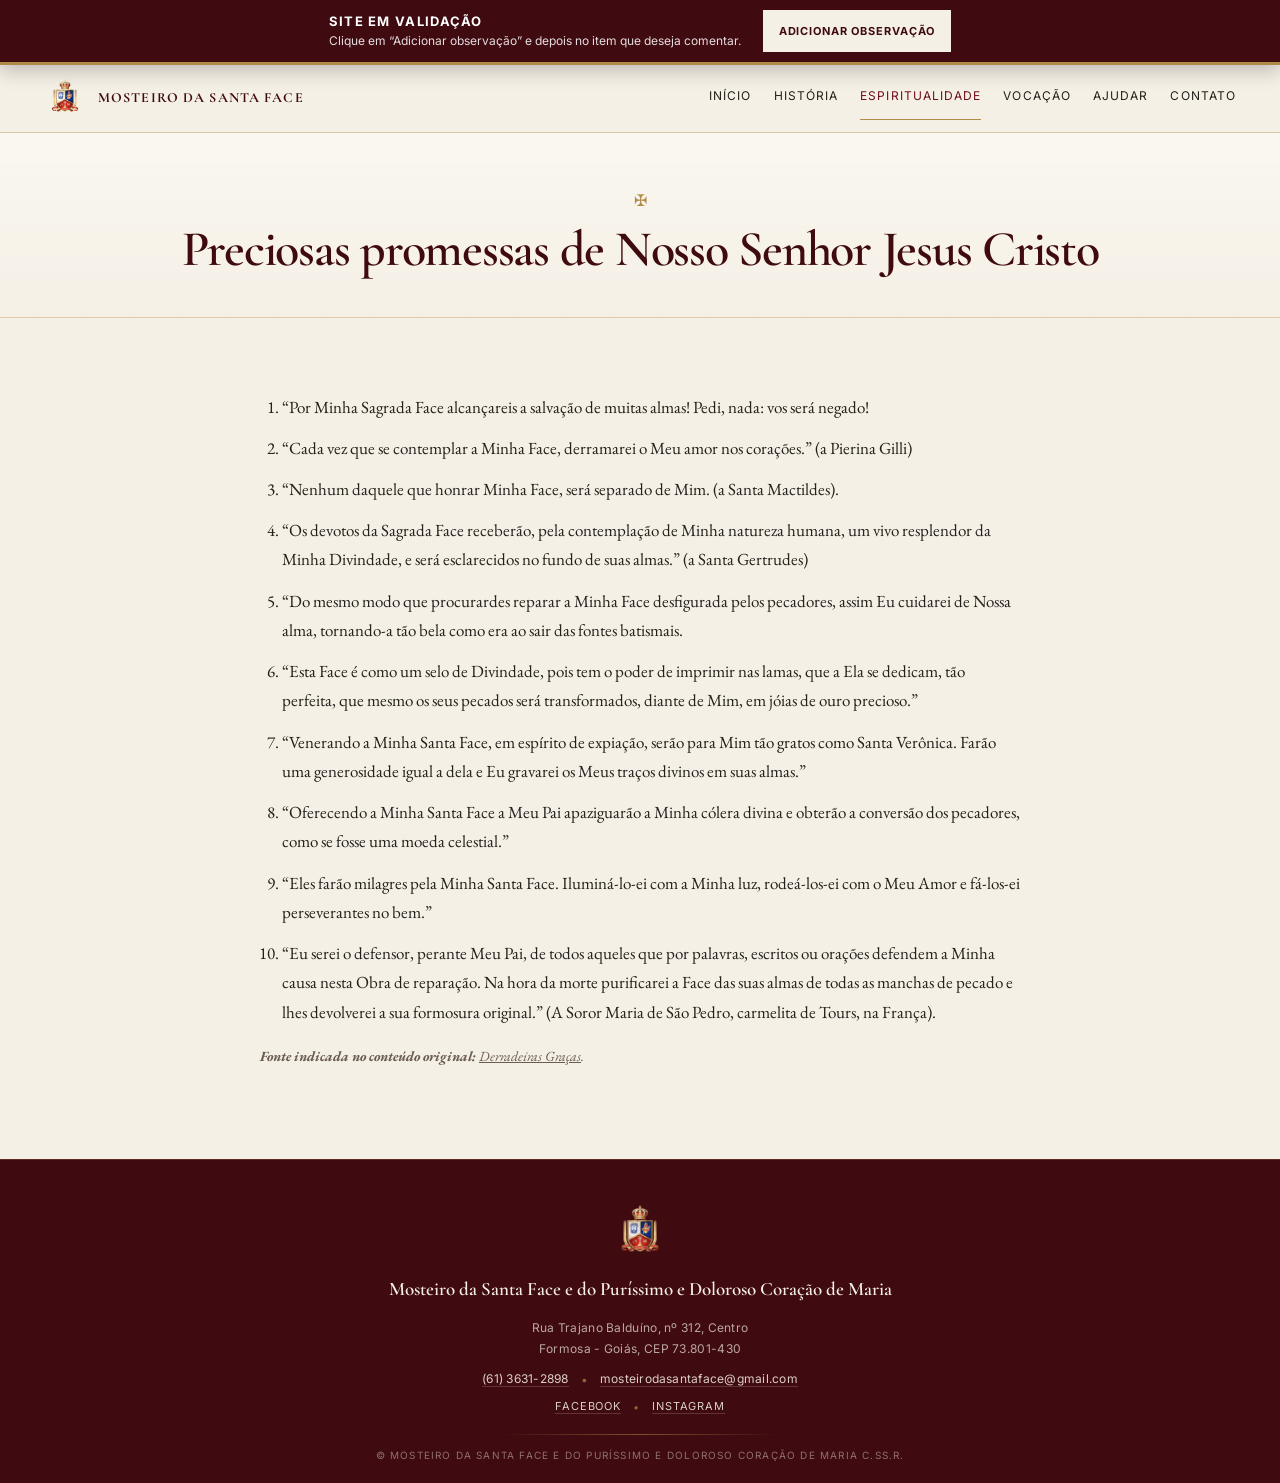
<file: espiritualidade/preciosas-promessas/index.html>
<!doctype html><html lang="pt-BR"><head><meta charset="utf-8"><meta name="viewport" content="width=device-width,initial-scale=1"><meta name="robots" content="noindex,nofollow"><link rel="canonical" href="https://site.mosteirodasantaface.org/espiritualidade/preciosas-promessas/"><meta property="og:type" content="website"><meta property="og:locale" content="pt_BR"><meta property="og:site_name" content="Mosteiro da Santa Face"><meta property="og:title" content="Preciosas promessas de Nosso Senhor Jesus Cristo | Mosteiro da Santa Face"><meta property="og:description" content="Promessas ligadas à devoção e à reparação à Sagrada Face apresentadas pelo Mosteiro da Santa Face."><meta property="og:url" content="https://site.mosteirodasantaface.org/espiritualidade/preciosas-promessas/"><meta property="og:image" content="https://site.mosteirodasantaface.org/assets/LOGO/LOGO%20MOSTEIRO%20DA%20SANTA%20FACE.png"><link rel="icon" href="/assets/LOGO/LOGO%20MOSTEIRO%20DA%20SANTA%20FACE.png" type="image/png"><title>Preciosas promessas de Nosso Senhor Jesus Cristo | Mosteiro da Santa Face</title><meta name="description" content="Promessas ligadas à devoção e à reparação à Sagrada Face apresentadas pelo Mosteiro da Santa Face."><link rel="preconnect" href="https://fonts.googleapis.com"><link rel="preconnect" href="https://fonts.gstatic.com" crossorigin><link href="https://fonts.googleapis.com/css2?family=Cormorant+Garamond:wght@500;600;700&family=EB+Garamond:ital,wght@0,400;0,500;1,400;1,500&family=Inter:wght@400;500;600&display=swap" rel="stylesheet"><link rel="stylesheet" href="/styles.css"></head><body><a class="skip-link" href="#conteudo">Ir para o conteúdo</a><header class="site-header"><div class="header-inner"><a class="brand" href="/" aria-label="Página inicial do Mosteiro da Santa Face"><img src="/assets/LOGO/LOGO%20MOSTEIRO%20DA%20SANTA%20FACE.png" alt="Brasão do Mosteiro da Santa Face"><span class="brand-short">Mosteiro da Santa Face</span></a><button class="menu-toggle" type="button" aria-expanded="false" aria-controls="menu-principal"><span></span><span></span><span></span><span class="sr-only">Abrir menu</span></button><nav class="main-nav" id="menu-principal" aria-label="Navegação principal"><a href="/">Início</a><a href="/historia/">História</a><a href="/espiritualidade/" aria-current="page">Espiritualidade</a><a href="/vocacao/">Vocação</a><a href="/ajudar/">Ajudar</a><a href="/contato/">Contato</a></nav></div></header><main id="conteudo"><section class="page-hero"><div class="page-mark">✠</div><h1>Preciosas promessas de Nosso Senhor Jesus Cristo</h1></section><article class="reading">
<ol class="prayer-promises">
<li>“Por Minha Sagrada Face alcançareis a salvação de muitas almas! Pedi, nada: vos será negado!</li>
<li>“Cada vez que se contemplar a Minha Face, derramarei o Meu amor nos corações.” (a Pierina Gilli)</li>
<li>“Nenhum daquele que honrar Minha Face, será separado de Mim. (a Santa Mactildes).</li>
<li>“Os devotos da Sagrada Face receberão, pela contemplação de Minha natureza humana, um vivo resplendor da Minha Divindade, e será esclarecidos no fundo de suas almas.” (a Santa Gertrudes)</li>
<li>“Do mesmo modo que procurardes reparar a Minha Face desfigurada pelos pecadores, assim Eu cuidarei de Nossa alma, tornando-a tão bela como era ao sair das fontes batismais.</li>
<li>“Esta Face é como um selo de Divindade, pois tem o poder de imprimir nas lamas, que a Ela se dedicam, tão perfeita, que mesmo os seus pecados será transformados, diante de Mim, em jóias de ouro precioso.”</li>
<li>“Venerando a Minha Santa Face, em espírito de expiação, serão para Mim tão gratos como Santa Verônica. Farão uma generosidade igual a dela e Eu gravarei os Meus traços divinos em suas almas.”</li>
<li>“Oferecendo a Minha Santa Face a Meu Pai apaziguarão a Minha cólera divina e obterão a conversão dos pecadores, como se fosse uma moeda celestial.”</li>
<li>“Eles farão milagres pela Minha Santa Face. Iluminá-lo-ei com a Minha luz, rodeá-los-ei com o Meu Amor e fá-los-ei perseverantes no bem.”</li>
<li>“Eu serei o defensor, perante Meu Pai, de todos aqueles que por palavras, escritos ou orações defendem a Minha causa nesta Obra de reparação. Na hora da morte purificarei a Face das suas almas de todas as manchas de pecado e lhes devolverei a sua formosura original.” (A Soror Maria de São Pedro, carmelita de Tours, na França).</li>
</ol>
<p class="source-note"><strong>Fonte indicada no conteúdo original:</strong> <a href="http://www.derradeirasgracas.com/" target="_blank" rel="noopener">Derradeiras Graças</a>.</p>
</article></main><footer class="site-footer"><div class="footer-inner"><img src="/assets/LOGO/LOGO%20MOSTEIRO%20DA%20SANTA%20FACE.png" alt="" aria-hidden="true"><p class="footer-name">Mosteiro da Santa Face e do Puríssimo e Doloroso Coração de Maria</p><address>Rua Trajano Balduíno, nº 312, Centro<br>Formosa - Goiás, CEP 73.801-430</address><p class="footer-contact"><a href="tel:+556136312898">(61) 3631-2898</a><span aria-hidden="true">•</span><a href="mailto:mosteirodasantaface@gmail.com">mosteirodasantaface@gmail.com</a></p><p class="footer-social"><a href="https://www.facebook.com/mosteirodasantaface.oficial" target="_blank" rel="noopener noreferrer">Facebook</a><span aria-hidden="true">•</span><a href="https://www.instagram.com/mosteirodasantaface" target="_blank" rel="noopener noreferrer">Instagram</a></p><div class="footer-divider"></div><p class="copyright">© Mosteiro da Santa Face e do Puríssimo e Doloroso Coração de Maria C.Ss.R.</p></div></footer><script src="/script.js"></script></body></html>
</file>
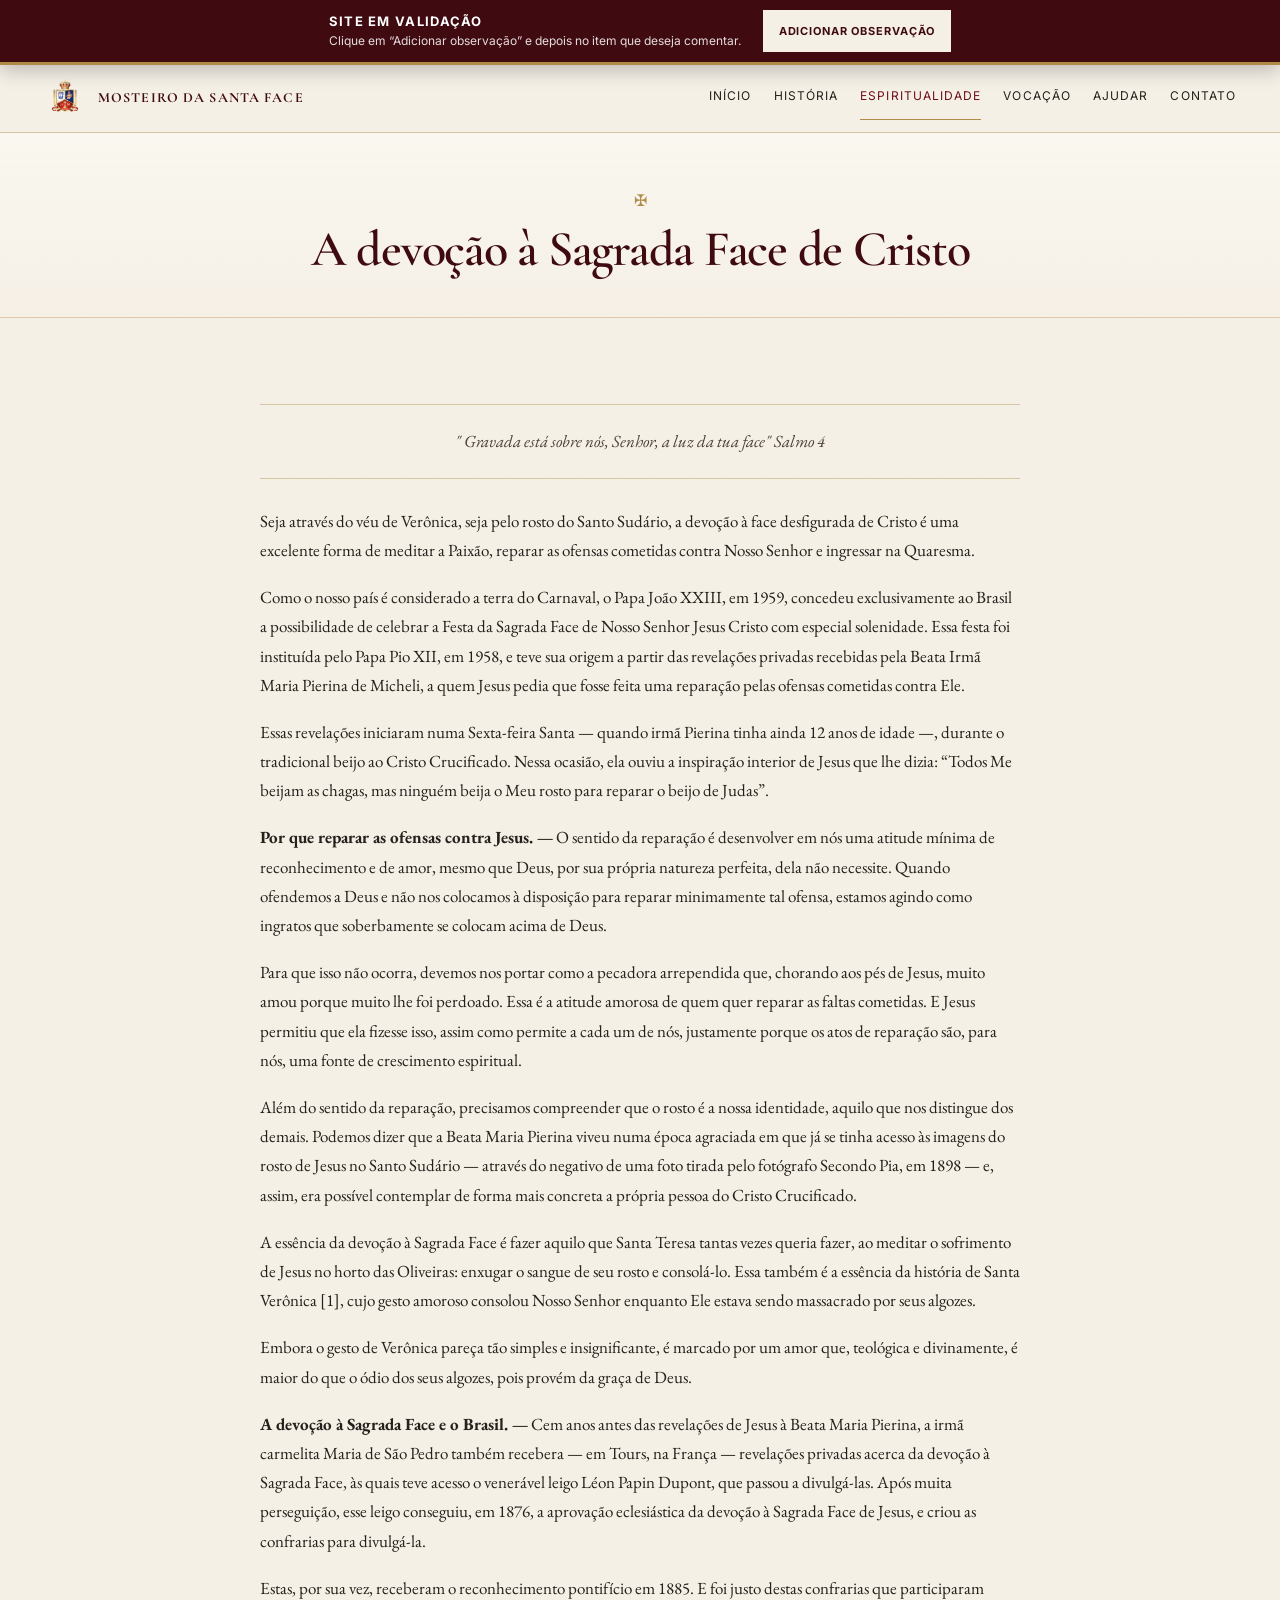
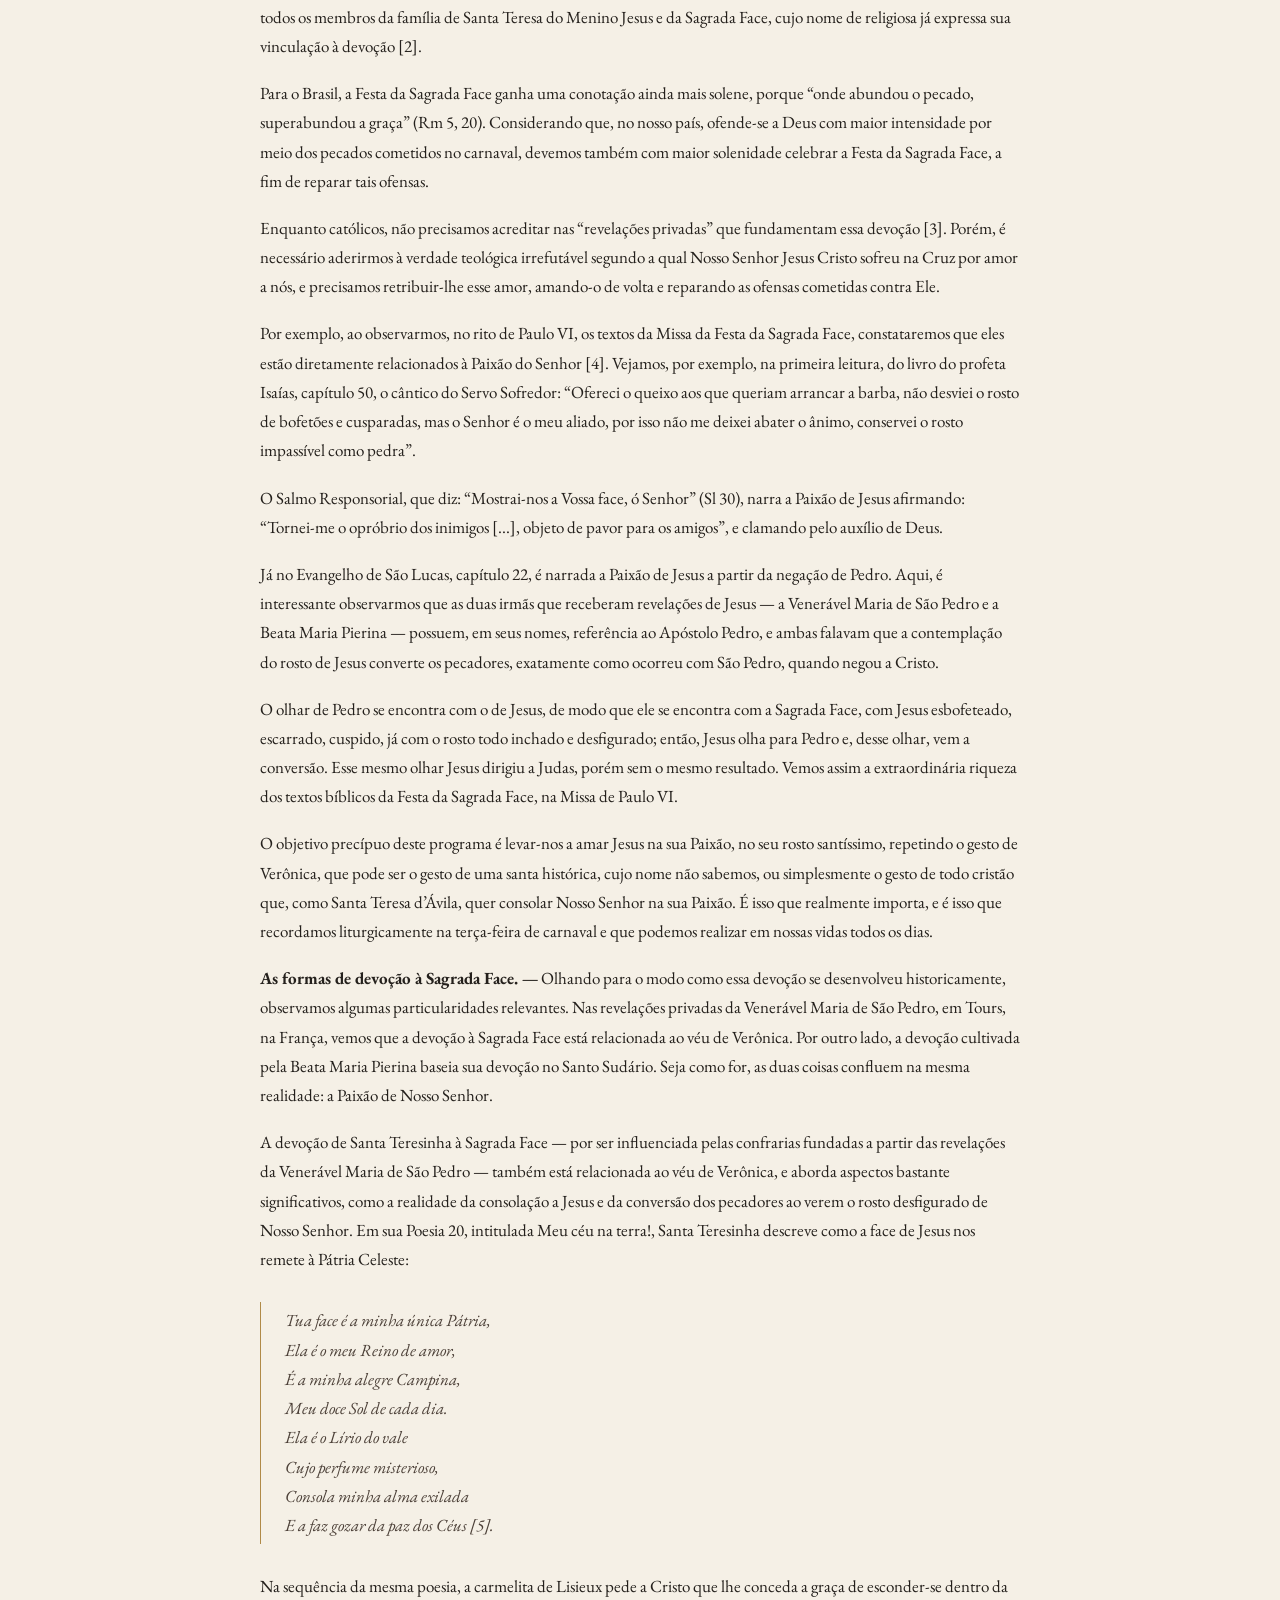
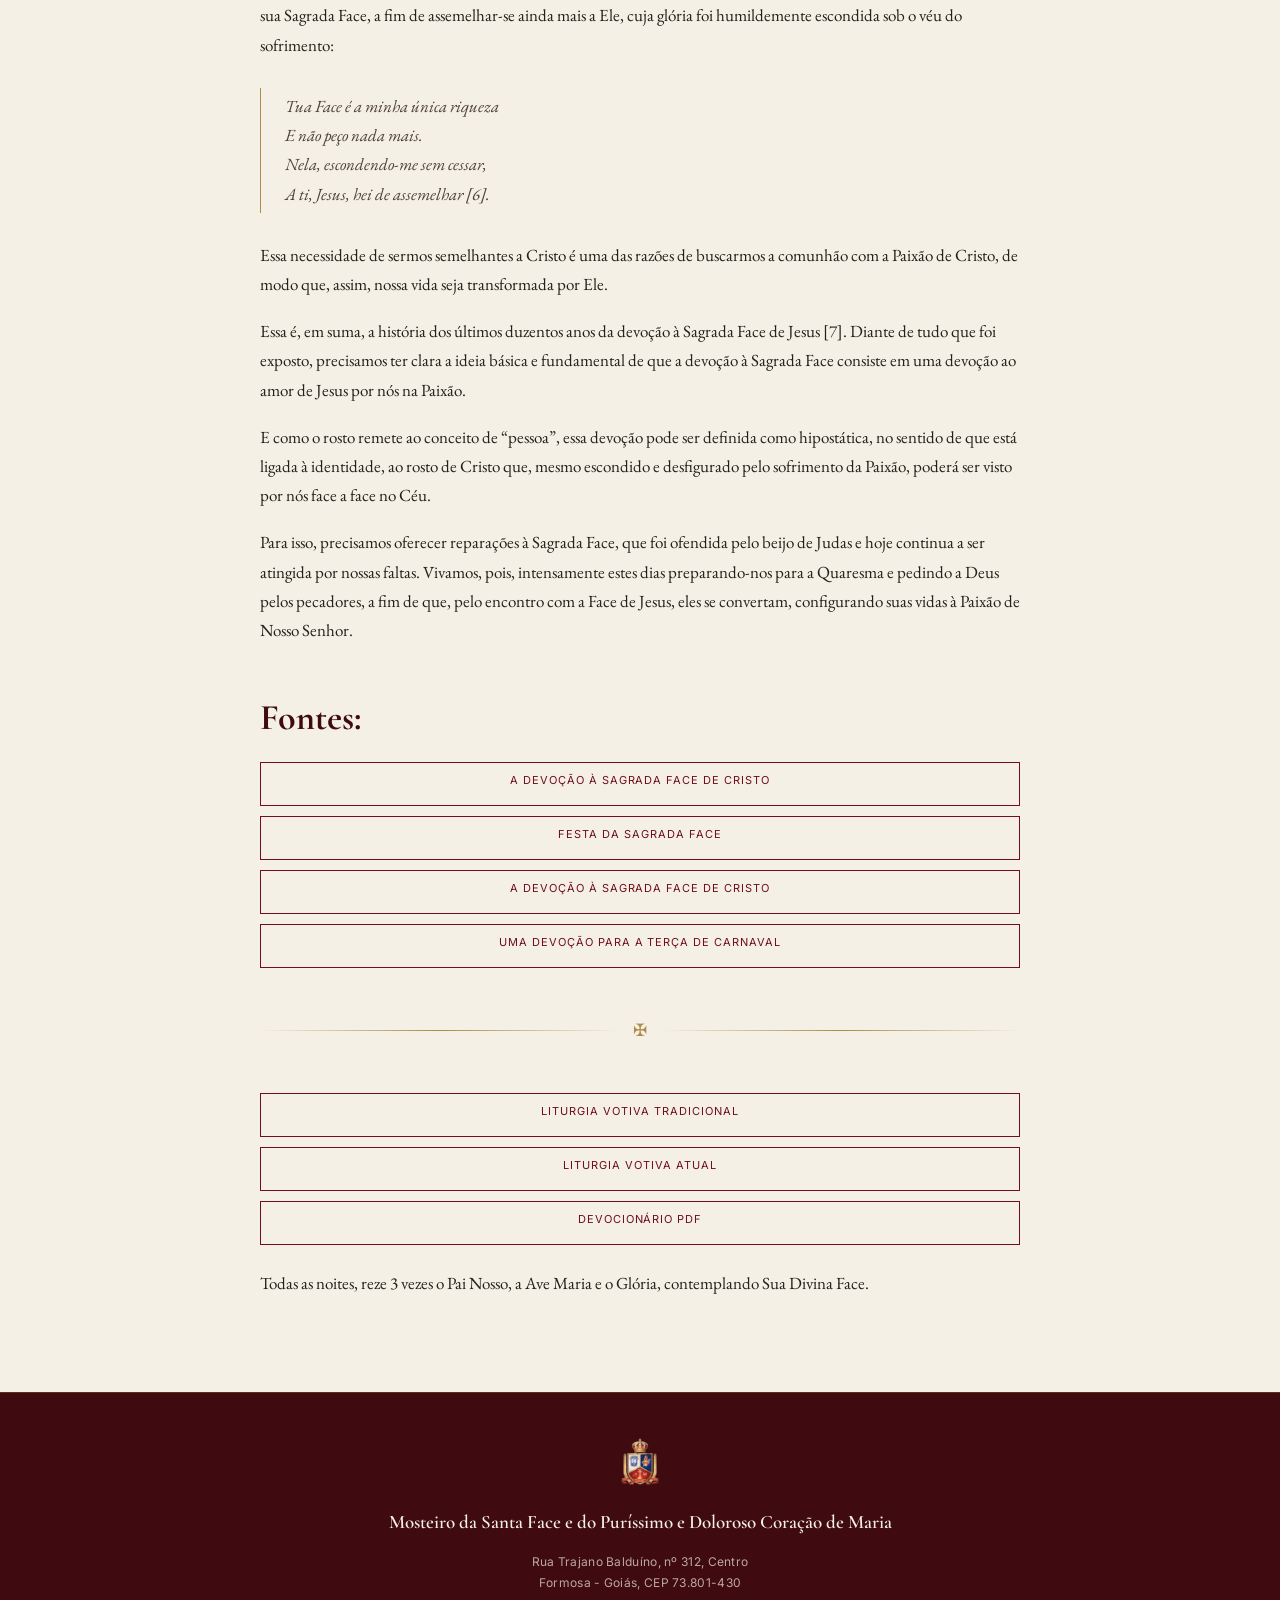
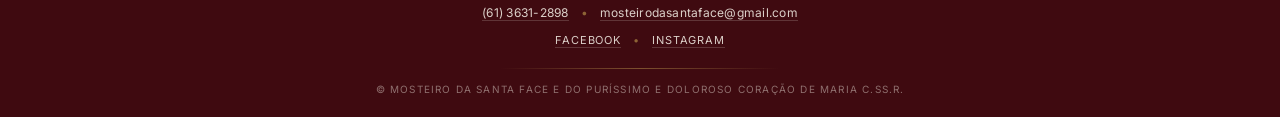
<file: espiritualidade/sagrada-face/index.html>
<!doctype html><html lang="pt-BR"><head><meta charset="utf-8"><meta name="viewport" content="width=device-width,initial-scale=1"><meta name="robots" content="noindex,nofollow"><link rel="canonical" href="https://site.mosteirodasantaface.org/espiritualidade/sagrada-face/"><meta property="og:type" content="website"><meta property="og:locale" content="pt_BR"><meta property="og:site_name" content="Mosteiro da Santa Face"><meta property="og:title" content="A devoção à Sagrada Face de Cristo | Mosteiro da Santa Face"><meta property="og:description" content="Conheça a devoção à Sagrada Face de Cristo, seu sentido espiritual, sua história e materiais devocionais."><meta property="og:url" content="https://site.mosteirodasantaface.org/espiritualidade/sagrada-face/"><meta property="og:image" content="https://site.mosteirodasantaface.org/assets/LOGO/LOGO%20MOSTEIRO%20DA%20SANTA%20FACE.png"><link rel="icon" href="/assets/LOGO/LOGO%20MOSTEIRO%20DA%20SANTA%20FACE.png" type="image/png"><title>A devoção à Sagrada Face de Cristo | Mosteiro da Santa Face</title><meta name="description" content="Conheça a devoção à Sagrada Face de Cristo, seu sentido espiritual, sua história e materiais devocionais."><link rel="preconnect" href="https://fonts.googleapis.com"><link rel="preconnect" href="https://fonts.gstatic.com" crossorigin><link href="https://fonts.googleapis.com/css2?family=Cormorant+Garamond:wght@500;600;700&family=EB+Garamond:ital,wght@0,400;0,500;1,400;1,500&family=Inter:wght@400;500;600&display=swap" rel="stylesheet"><link rel="stylesheet" href="/styles.css"></head><body><a class="skip-link" href="#conteudo">Ir para o conteúdo</a><header class="site-header"><div class="header-inner"><a class="brand" href="/" aria-label="Página inicial do Mosteiro da Santa Face"><img src="/assets/LOGO/LOGO%20MOSTEIRO%20DA%20SANTA%20FACE.png" alt="Brasão do Mosteiro da Santa Face"><span class="brand-short">Mosteiro da Santa Face</span></a><button class="menu-toggle" type="button" aria-expanded="false" aria-controls="menu-principal"><span></span><span></span><span></span><span class="sr-only">Abrir menu</span></button><nav class="main-nav" id="menu-principal" aria-label="Navegação principal"><a href="/">Início</a><a href="/historia/">História</a><a href="/espiritualidade/" aria-current="page">Espiritualidade</a><a href="/vocacao/">Vocação</a><a href="/ajudar/">Ajudar</a><a href="/contato/">Contato</a></nav></div></header><main id="conteudo"><section class="page-hero"><div class="page-mark">✠</div><h1>A devoção à Sagrada Face de Cristo</h1></section><article class="reading">
<blockquote class="scripture"><p>" Gravada está sobre nós, Senhor, a luz da tua face" Salmo 4</p></blockquote>
<p>Seja através do véu de Verônica, seja pelo rosto do Santo Sudário, a devoção à face desfigurada de Cristo é uma excelente forma de meditar a Paixão, reparar as ofensas cometidas contra Nosso Senhor e ingressar na Quaresma.</p>
<p>Como o nosso país é considerado a terra do Carnaval, o Papa João XXIII, em 1959, concedeu exclusivamente ao Brasil a possibilidade de celebrar a Festa da Sagrada Face de Nosso Senhor Jesus Cristo com especial solenidade. Essa festa foi instituída pelo Papa Pio XII, em 1958, e teve sua origem a partir das revelações privadas recebidas pela Beata Irmã Maria Pierina de Micheli, a quem Jesus pedia que fosse feita uma reparação pelas ofensas cometidas contra Ele.</p>
<p>Essas revelações iniciaram numa Sexta-feira Santa — quando irmã Pierina tinha ainda 12 anos de idade —, durante o tradicional beijo ao Cristo Crucificado. Nessa ocasião, ela ouviu a inspiração interior de Jesus que lhe dizia: “Todos Me beijam as chagas, mas ninguém beija o Meu rosto para reparar o beijo de Judas”.</p>
<p><strong>Por que reparar as ofensas contra Jesus. —</strong> O sentido da reparação é desenvolver em nós uma atitude mínima de reconhecimento e de amor, mesmo que Deus, por sua própria natureza perfeita, dela não necessite. Quando ofendemos a Deus e não nos colocamos à disposição para reparar minimamente tal ofensa, estamos agindo como ingratos que soberbamente se colocam acima de Deus.</p>
<p>Para que isso não ocorra, devemos nos portar como a pecadora arrependida que, chorando aos pés de Jesus, muito amou porque muito lhe foi perdoado. Essa é a atitude amorosa de quem quer reparar as faltas cometidas. E Jesus permitiu que ela fizesse isso, assim como permite a cada um de nós, justamente porque os atos de reparação são, para nós, uma fonte de crescimento espiritual.</p>
<p>Além do sentido da reparação, precisamos compreender que o rosto é a nossa identidade, aquilo que nos distingue dos demais. Podemos dizer que a Beata Maria Pierina viveu numa época agraciada em que já se tinha acesso às imagens do rosto de Jesus no Santo Sudário — através do negativo de uma foto tirada pelo fotógrafo Secondo Pia, em 1898 — e, assim, era possível contemplar de forma mais concreta a própria pessoa do Cristo Crucificado.</p>
<p>A essência da devoção à Sagrada Face é fazer aquilo que Santa Teresa tantas vezes queria fazer, ao meditar o sofrimento de Jesus no horto das Oliveiras: enxugar o sangue de seu rosto e consolá-lo. Essa também é a essência da história de Santa Verônica [1], cujo gesto amoroso consolou Nosso Senhor enquanto Ele estava sendo massacrado por seus algozes.</p>
<p>Embora o gesto de Verônica pareça tão simples e insignificante, é marcado por um amor que, teológica e divinamente, é maior do que o ódio dos seus algozes, pois provém da graça de Deus.</p>
<p><strong>A devoção à Sagrada Face e o Brasil. —</strong> Cem anos antes das revelações de Jesus à Beata Maria Pierina, a irmã carmelita Maria de São Pedro também recebera — em Tours, na França — revelações privadas acerca da devoção à Sagrada Face, às quais teve acesso o venerável leigo Léon Papin Dupont, que passou a divulgá-las. Após muita perseguição, esse leigo conseguiu, em 1876, a aprovação eclesiástica da devoção à Sagrada Face de Jesus, e criou as confrarias para divulgá-la.</p>
<p>Estas, por sua vez, receberam o reconhecimento pontifício em 1885. E foi justo destas confrarias que participaram todos os membros da família de Santa Teresa do Menino Jesus e da Sagrada Face, cujo nome de religiosa já expressa sua vinculação à devoção [2].</p>
<p>Para o Brasil, a Festa da Sagrada Face ganha uma conotação ainda mais solene, porque “onde abundou o pecado, superabundou a graça” (Rm 5, 20). Considerando que, no nosso país, ofende-se a Deus com maior intensidade por meio dos pecados cometidos no carnaval, devemos também com maior solenidade celebrar a Festa da Sagrada Face, a fim de reparar tais ofensas.</p>
<p>Enquanto católicos, não precisamos acreditar nas “revelações privadas” que fundamentam essa devoção [3]. Porém, é necessário aderirmos à verdade teológica irrefutável segundo a qual Nosso Senhor Jesus Cristo sofreu na Cruz por amor a nós, e precisamos retribuir-lhe esse amor, amando-o de volta e reparando as ofensas cometidas contra Ele.</p>
<p>Por exemplo, ao observarmos, no rito de Paulo VI, os textos da Missa da Festa da Sagrada Face, constataremos que eles estão diretamente relacionados à Paixão do Senhor [4]. Vejamos, por exemplo, na primeira leitura, do livro do profeta Isaías, capítulo 50, o cântico do Servo Sofredor: “Ofereci o queixo aos que queriam arrancar a barba, não desviei o rosto de bofetões e cusparadas, mas o Senhor é o meu aliado, por isso não me deixei abater o ânimo, conservei o rosto impassível como pedra”.</p>
<p>O Salmo Responsorial, que diz: “Mostrai-nos a Vossa face, ó Senhor” (Sl 30), narra a Paixão de Jesus afirmando: “Tornei-me o opróbrio dos inimigos [...], objeto de pavor para os amigos”, e clamando pelo auxílio de Deus.</p>
<p>Já no Evangelho de São Lucas, capítulo 22, é narrada a Paixão de Jesus a partir da negação de Pedro. Aqui, é interessante observarmos que as duas irmãs que receberam revelações de Jesus — a Venerável Maria de São Pedro e a Beata Maria Pierina — possuem, em seus nomes, referência ao Apóstolo Pedro, e ambas falavam que a contemplação do rosto de Jesus converte os pecadores, exatamente como ocorreu com São Pedro, quando negou a Cristo.</p>
<p>O olhar de Pedro se encontra com o de Jesus, de modo que ele se encontra com a Sagrada Face, com Jesus esbofeteado, escarrado, cuspido, já com o rosto todo inchado e desfigurado; então, Jesus olha para Pedro e, desse olhar, vem a conversão. Esse mesmo olhar Jesus dirigiu a Judas, porém sem o mesmo resultado. Vemos assim a extraordinária riqueza dos textos bíblicos da Festa da Sagrada Face, na Missa de Paulo VI.</p>
<p>O objetivo precípuo deste programa é levar-nos a amar Jesus na sua Paixão, no seu rosto santíssimo, repetindo o gesto de Verônica, que pode ser o gesto de uma santa histórica, cujo nome não sabemos, ou simplesmente o gesto de todo cristão que, como Santa Teresa d’Ávila, quer consolar Nosso Senhor na sua Paixão. É isso que realmente importa, e é isso que recordamos liturgicamente na terça-feira de carnaval e que podemos realizar em nossas vidas todos os dias.</p>
<p><strong>As formas de devoção à Sagrada Face. —</strong> Olhando para o modo como essa devoção se desenvolveu historicamente, observamos algumas particularidades relevantes. Nas revelações privadas da Venerável Maria de São Pedro, em Tours, na França, vemos que a devoção à Sagrada Face está relacionada ao véu de Verônica. Por outro lado, a devoção cultivada pela Beata Maria Pierina baseia sua devoção no Santo Sudário. Seja como for, as duas coisas confluem na mesma realidade: a Paixão de Nosso Senhor.</p>
<p>A devoção de Santa Teresinha à Sagrada Face — por ser influenciada pelas confrarias fundadas a partir das revelações da Venerável Maria de São Pedro — também está relacionada ao véu de Verônica, e aborda aspectos bastante significativos, como a realidade da consolação a Jesus e da conversão dos pecadores ao verem o rosto desfigurado de Nosso Senhor. Em sua Poesia 20, intitulada Meu céu na terra!, Santa Teresinha descreve como a face de Jesus nos remete à Pátria Celeste:</p>
<blockquote><p>Tua face é a minha única Pátria,<br>Ela é o meu Reino de amor,<br>É a minha alegre Campina,<br>Meu doce Sol de cada dia.<br>Ela é o Lírio do vale<br>Cujo perfume misterioso,<br>Consola minha alma exilada<br>E a faz gozar da paz dos Céus [5].</p></blockquote>
<p>Na sequência da mesma poesia, a carmelita de Lisieux pede a Cristo que lhe conceda a graça de esconder-se dentro da sua Sagrada Face, a fim de assemelhar-se ainda mais a Ele, cuja glória foi humildemente escondida sob o véu do sofrimento:</p>
<blockquote><p>Tua Face é a minha única riqueza<br>E não peço nada mais.<br>Nela, escondendo-me sem cessar,<br>A ti, Jesus, hei de assemelhar [6].</p></blockquote>
<p>Essa necessidade de sermos semelhantes a Cristo é uma das razões de buscarmos a comunhão com a Paixão de Cristo, de modo que, assim, nossa vida seja transformada por Ele.</p>
<p>Essa é, em suma, a história dos últimos duzentos anos da devoção à Sagrada Face de Jesus [7]. Diante de tudo que foi exposto, precisamos ter clara a ideia básica e fundamental de que a devoção à Sagrada Face consiste em uma devoção ao amor de Jesus por nós na Paixão.</p>
<p>E como o rosto remete ao conceito de “pessoa”, essa devoção pode ser definida como hipostática, no sentido de que está ligada à identidade, ao rosto de Cristo que, mesmo escondido e desfigurado pelo sofrimento da Paixão, poderá ser visto por nós face a face no Céu.</p>
<p>Para isso, precisamos oferecer reparações à Sagrada Face, que foi ofendida pelo beijo de Judas e hoje continua a ser atingida por nossas faltas. Vivamos, pois, intensamente estes dias preparando-nos para a Quaresma e pedindo a Deus pelos pecadores, a fim de que, pelo encontro com a Face de Jesus, eles se convertam, configurando suas vidas à Paixão de Nosso Senhor.</p>
<h2>Fontes:</h2>
<div class="docs"><a class="doc-link" href="https://padrepauloricardo.org/episodios/a-devocao-a-sagrada-face-de-cristo-mmxx" target="_blank" rel="noopener">A devoção à Sagrada Face de Cristo</a><a class="doc-link" href="https://padrepauloricardo.org/episodios/festa-da-sagrada-face-mmxx" target="_blank" rel="noopener">Festa da Sagrada Face</a><a class="doc-link" href="https://padrepauloricardo.org/episodios/a-devocao-a-sagrada-face-de-cristo" target="_blank" rel="noopener">A devoção à Sagrada Face de Cristo</a><a class="doc-link" href="https://padrepauloricardo.org/blog/uma-devocao-para-a-terca-de-carnaval" target="_blank" rel="noopener">Uma devoção para a terça de carnaval</a></div>
<div class="page-divider" aria-hidden="true">✠</div>
<div class="docs"><a class="doc-link" href="https://drive.google.com/open?id=1MGI_Jrb6WA8iEzZ5tvROZ4PpCO3rUCD8" target="_blank" rel="noopener">Liturgia Votiva Tradicional</a><a class="doc-link" href="https://drive.google.com/open?id=1O6tDBk8fn4gV1BkyU4oERs_vTPZjZGAY" target="_blank" rel="noopener">Liturgia Votiva Atual</a><a class="doc-link" href="https://drive.google.com/file/d/15TzFna_3r34bYnrrBvxbLgXrfnzNDvOA/view?usp=sharing" target="_blank" rel="noopener">Devocionário PDF</a></div>
<p>Todas as noites, reze 3 vezes o Pai Nosso, a Ave Maria e o Glória, contemplando Sua Divina Face.</p>
</article></main><footer class="site-footer"><div class="footer-inner"><img src="/assets/LOGO/LOGO%20MOSTEIRO%20DA%20SANTA%20FACE.png" alt="" aria-hidden="true"><p class="footer-name">Mosteiro da Santa Face e do Puríssimo e Doloroso Coração de Maria</p><address>Rua Trajano Balduíno, nº 312, Centro<br>Formosa - Goiás, CEP 73.801-430</address><p class="footer-contact"><a href="tel:+556136312898">(61) 3631-2898</a><span aria-hidden="true">•</span><a href="mailto:mosteirodasantaface@gmail.com">mosteirodasantaface@gmail.com</a></p><p class="footer-social"><a href="https://www.facebook.com/mosteirodasantaface.oficial" target="_blank" rel="noopener noreferrer">Facebook</a><span aria-hidden="true">•</span><a href="https://www.instagram.com/mosteirodasantaface" target="_blank" rel="noopener noreferrer">Instagram</a></p><div class="footer-divider"></div><p class="copyright">© Mosteiro da Santa Face e do Puríssimo e Doloroso Coração de Maria C.Ss.R.</p></div></footer><script src="/script.js"></script></body></html>
</file>
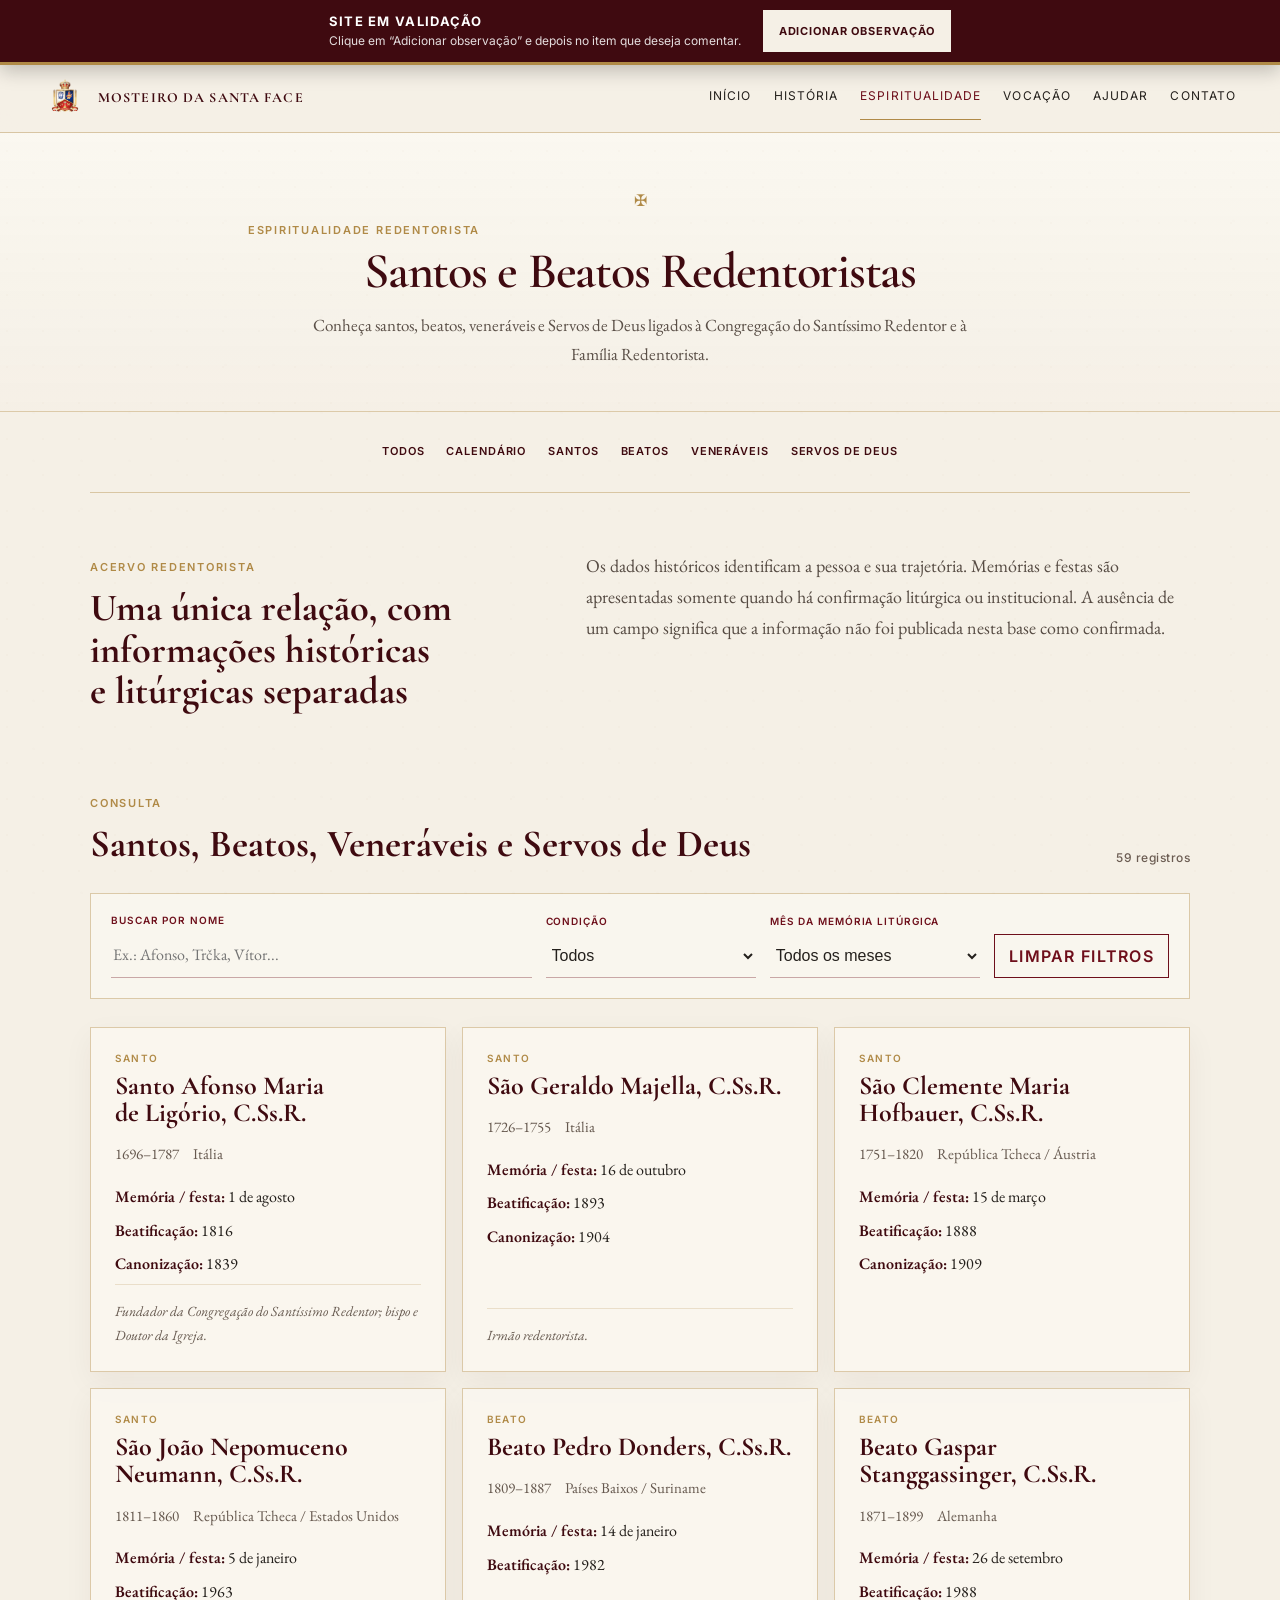
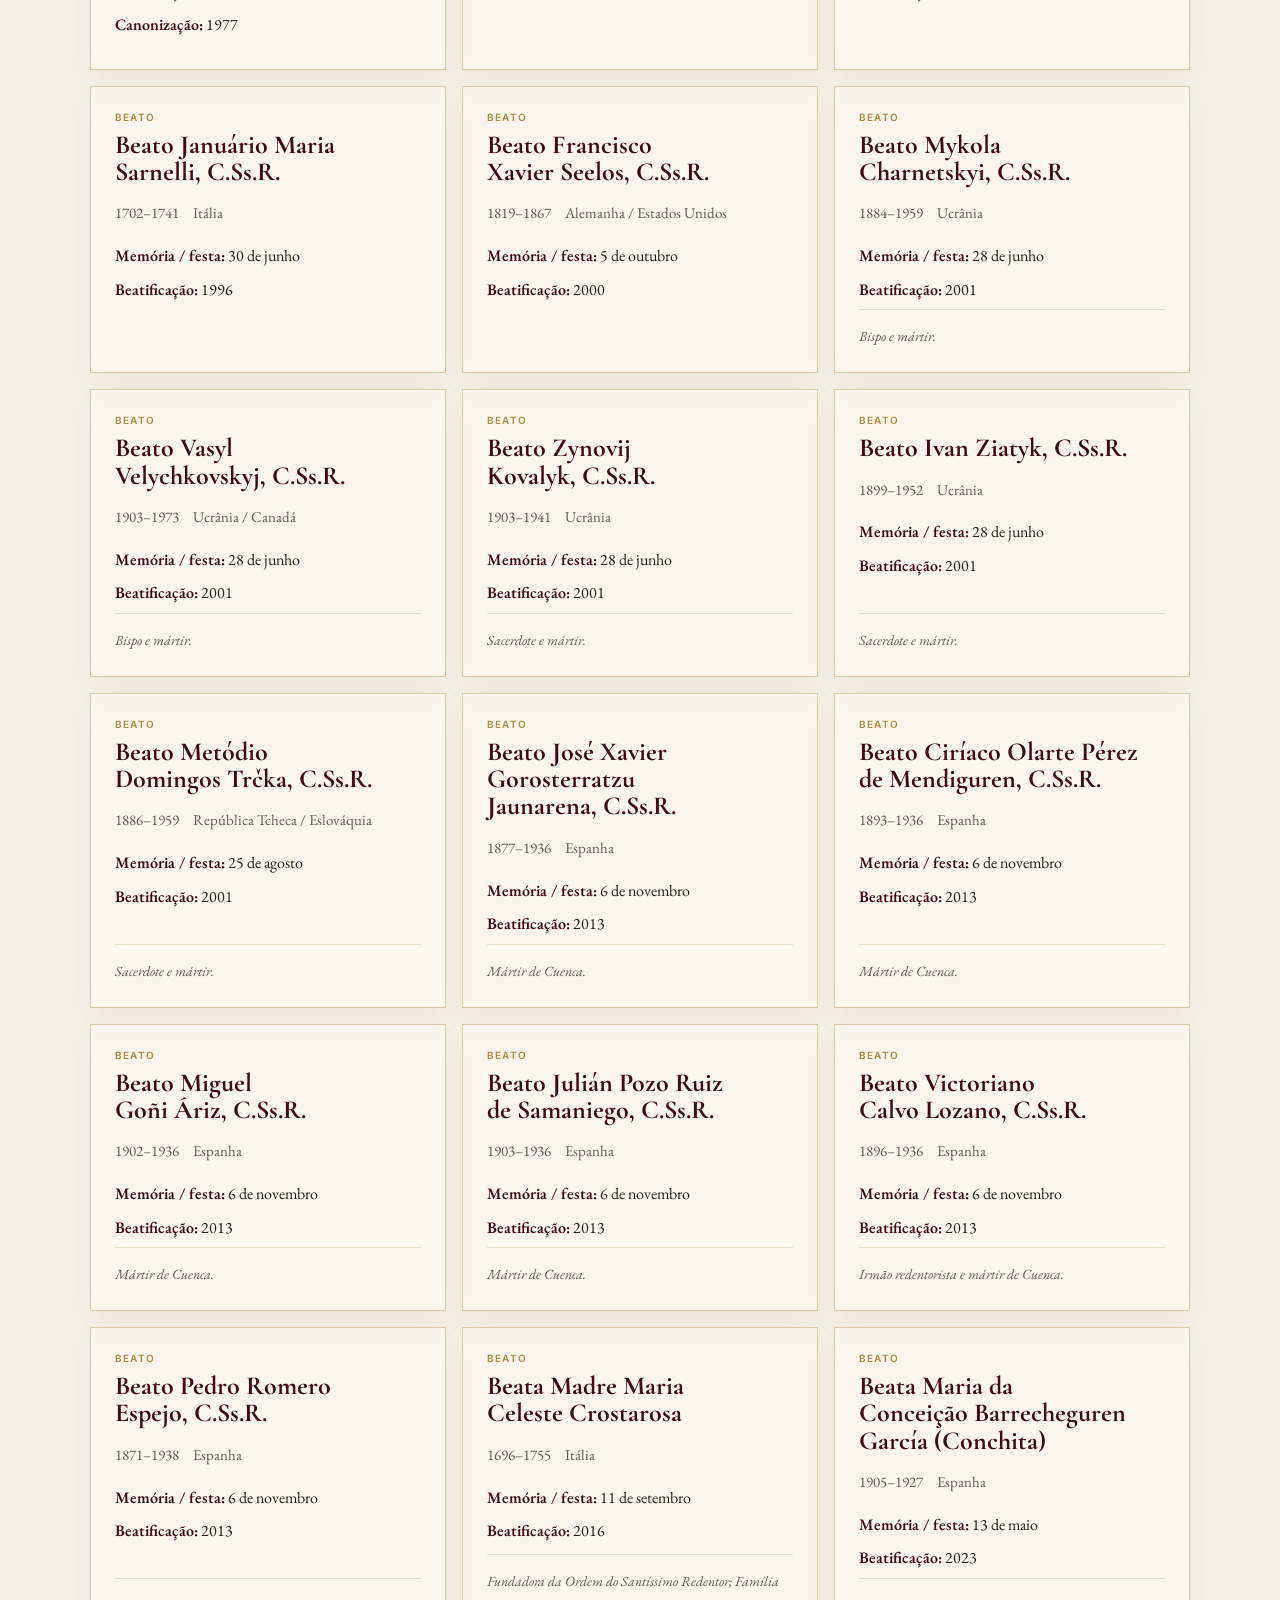
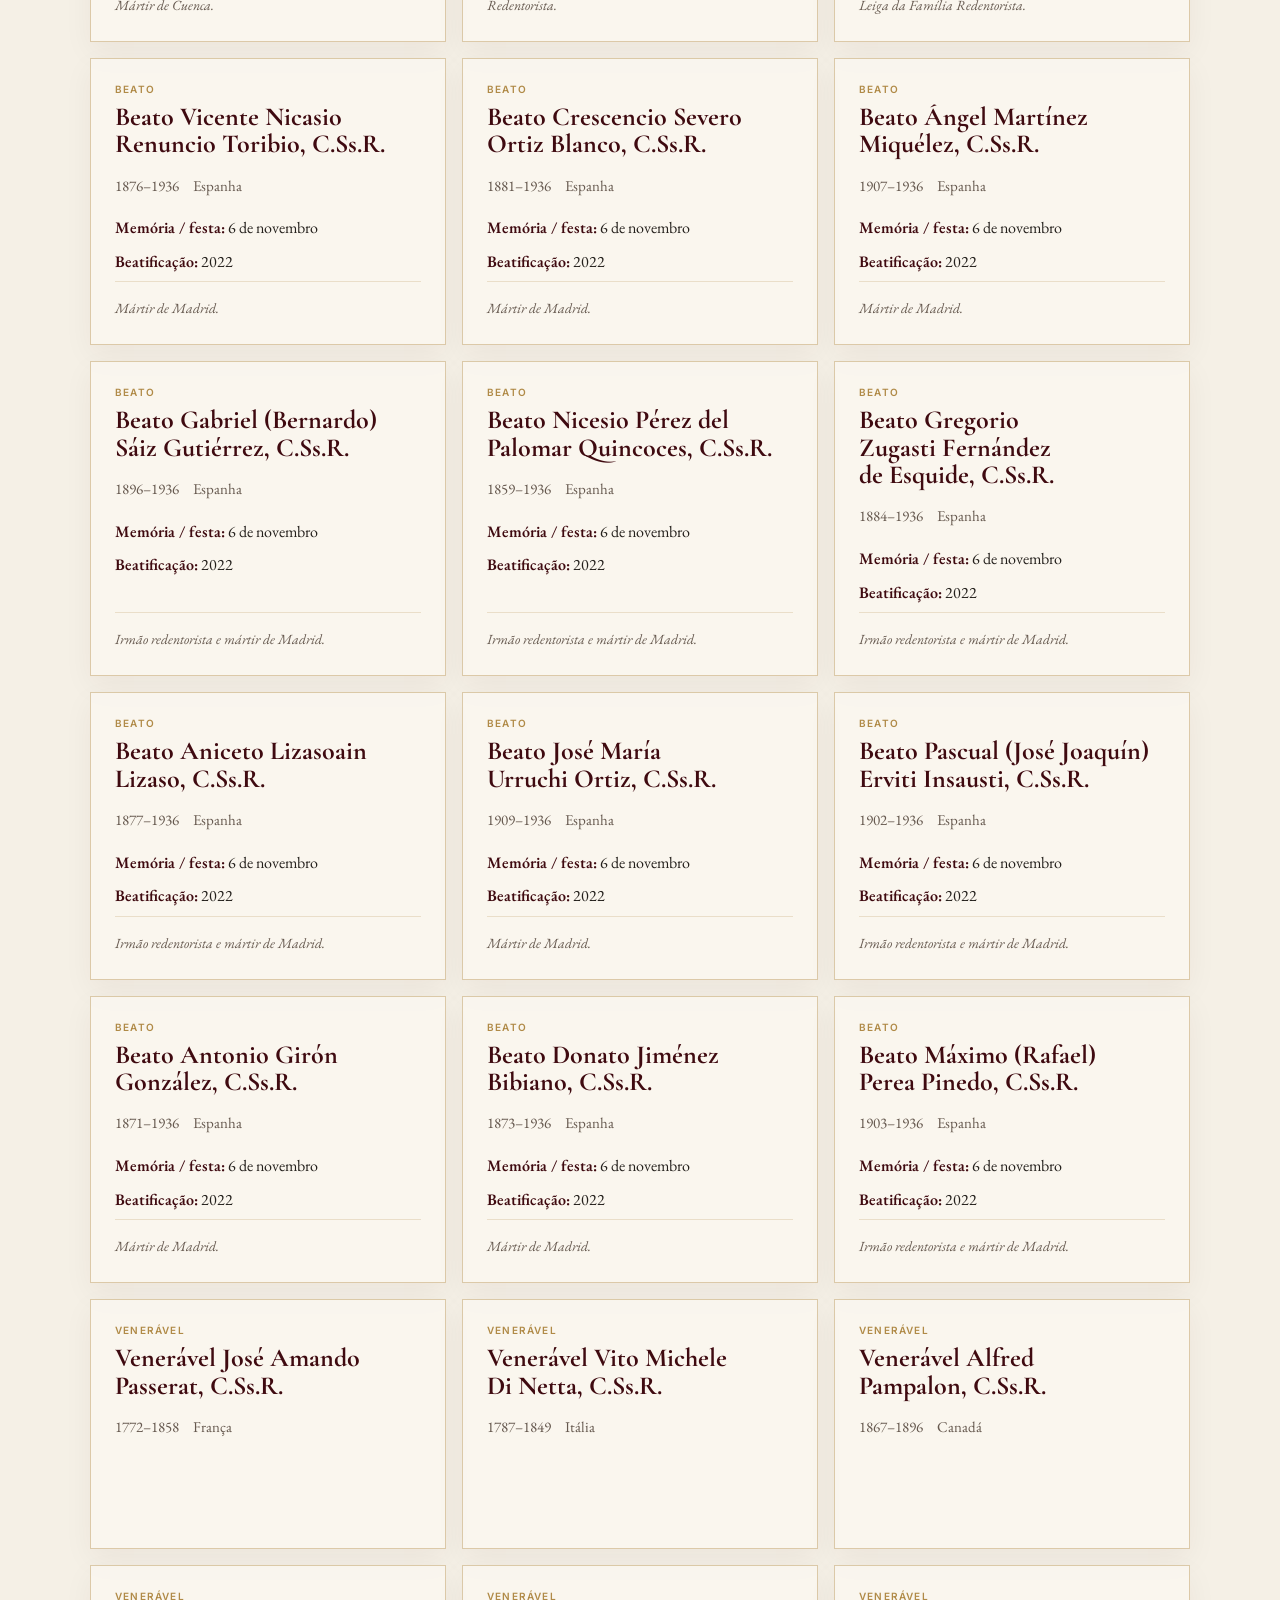
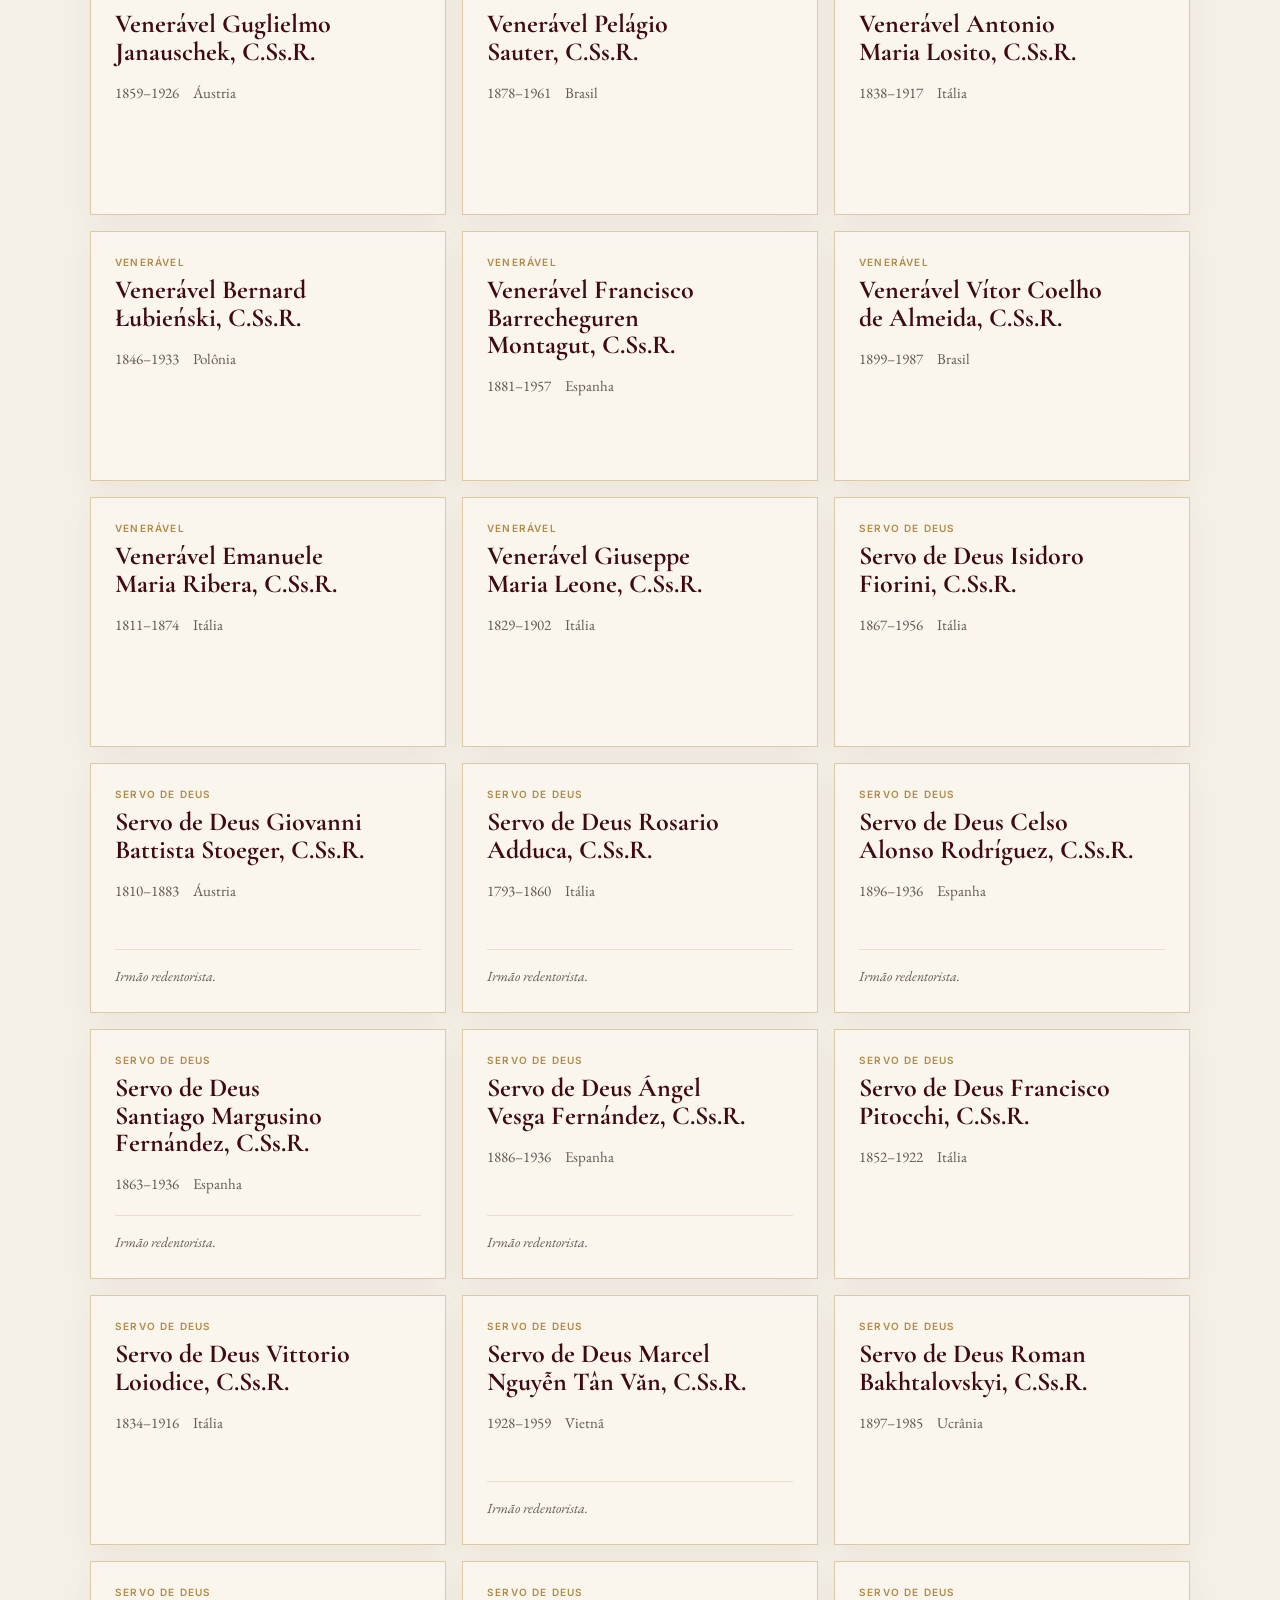
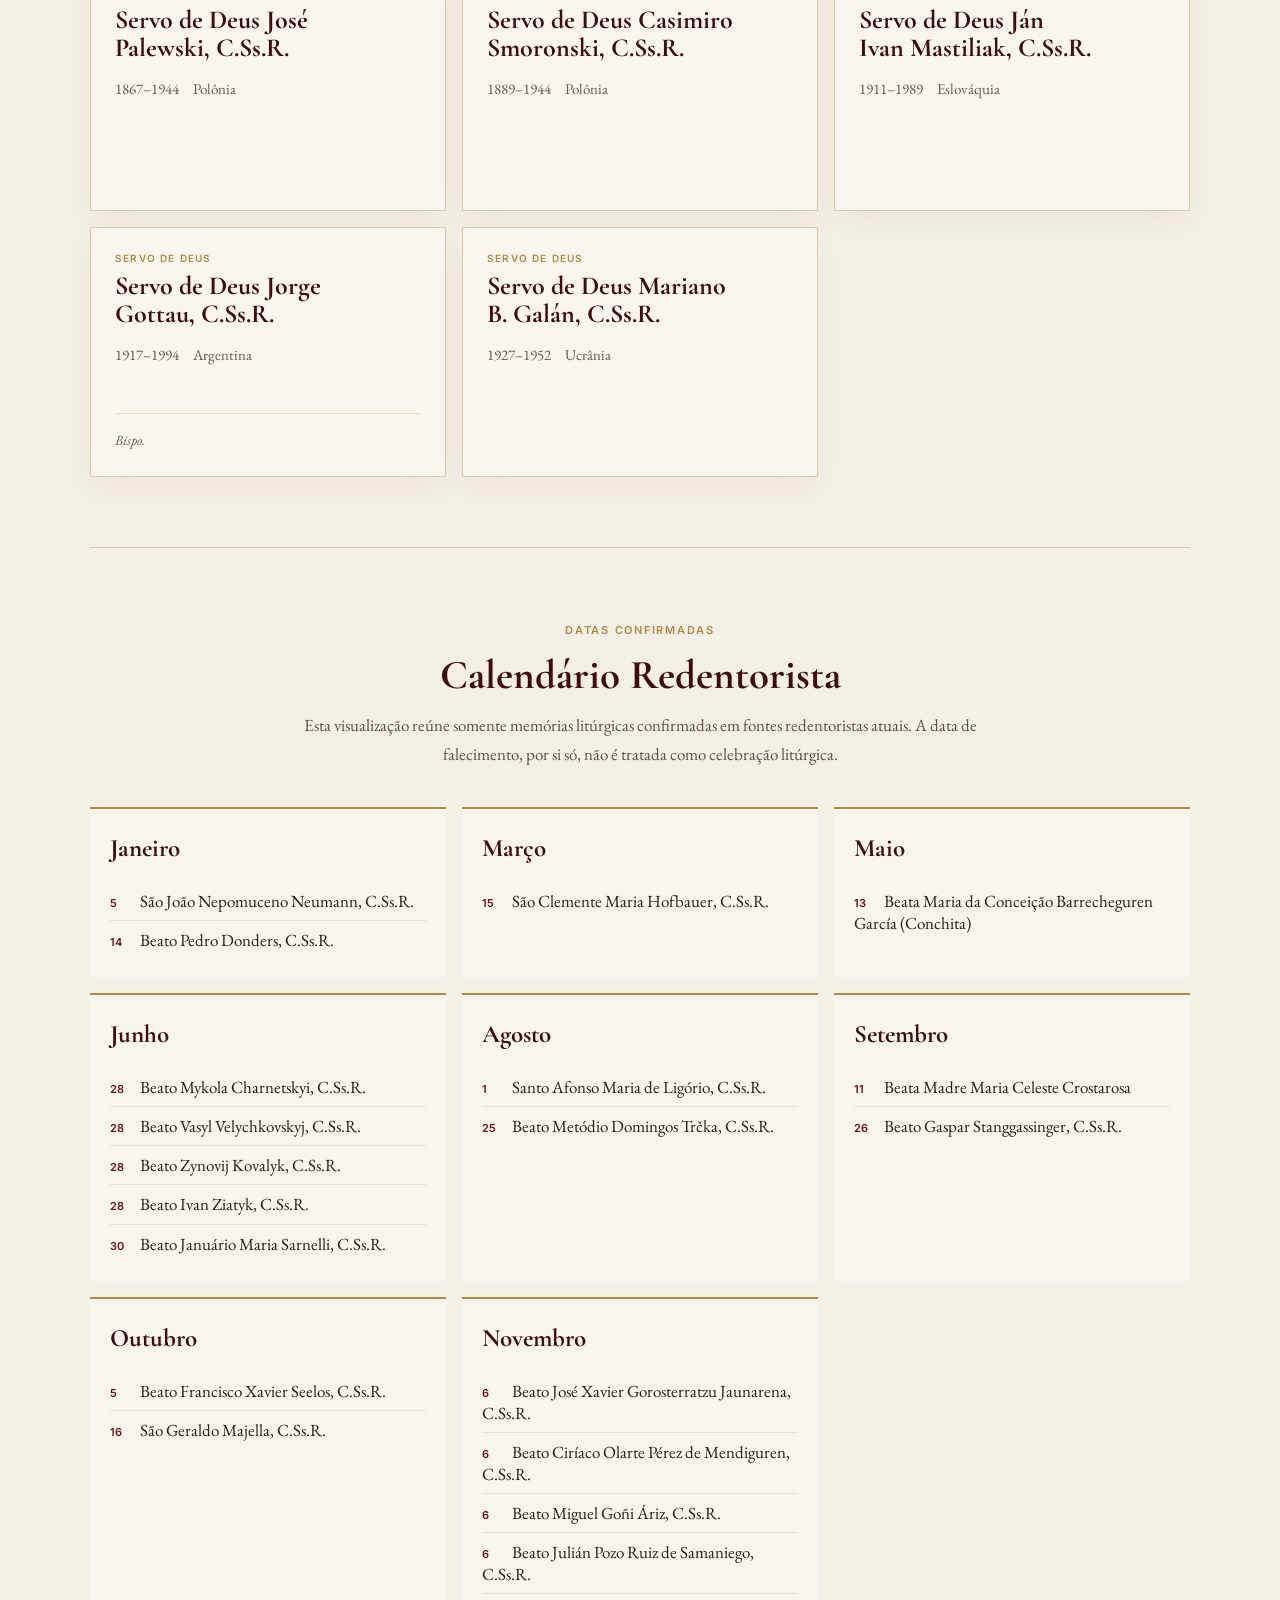
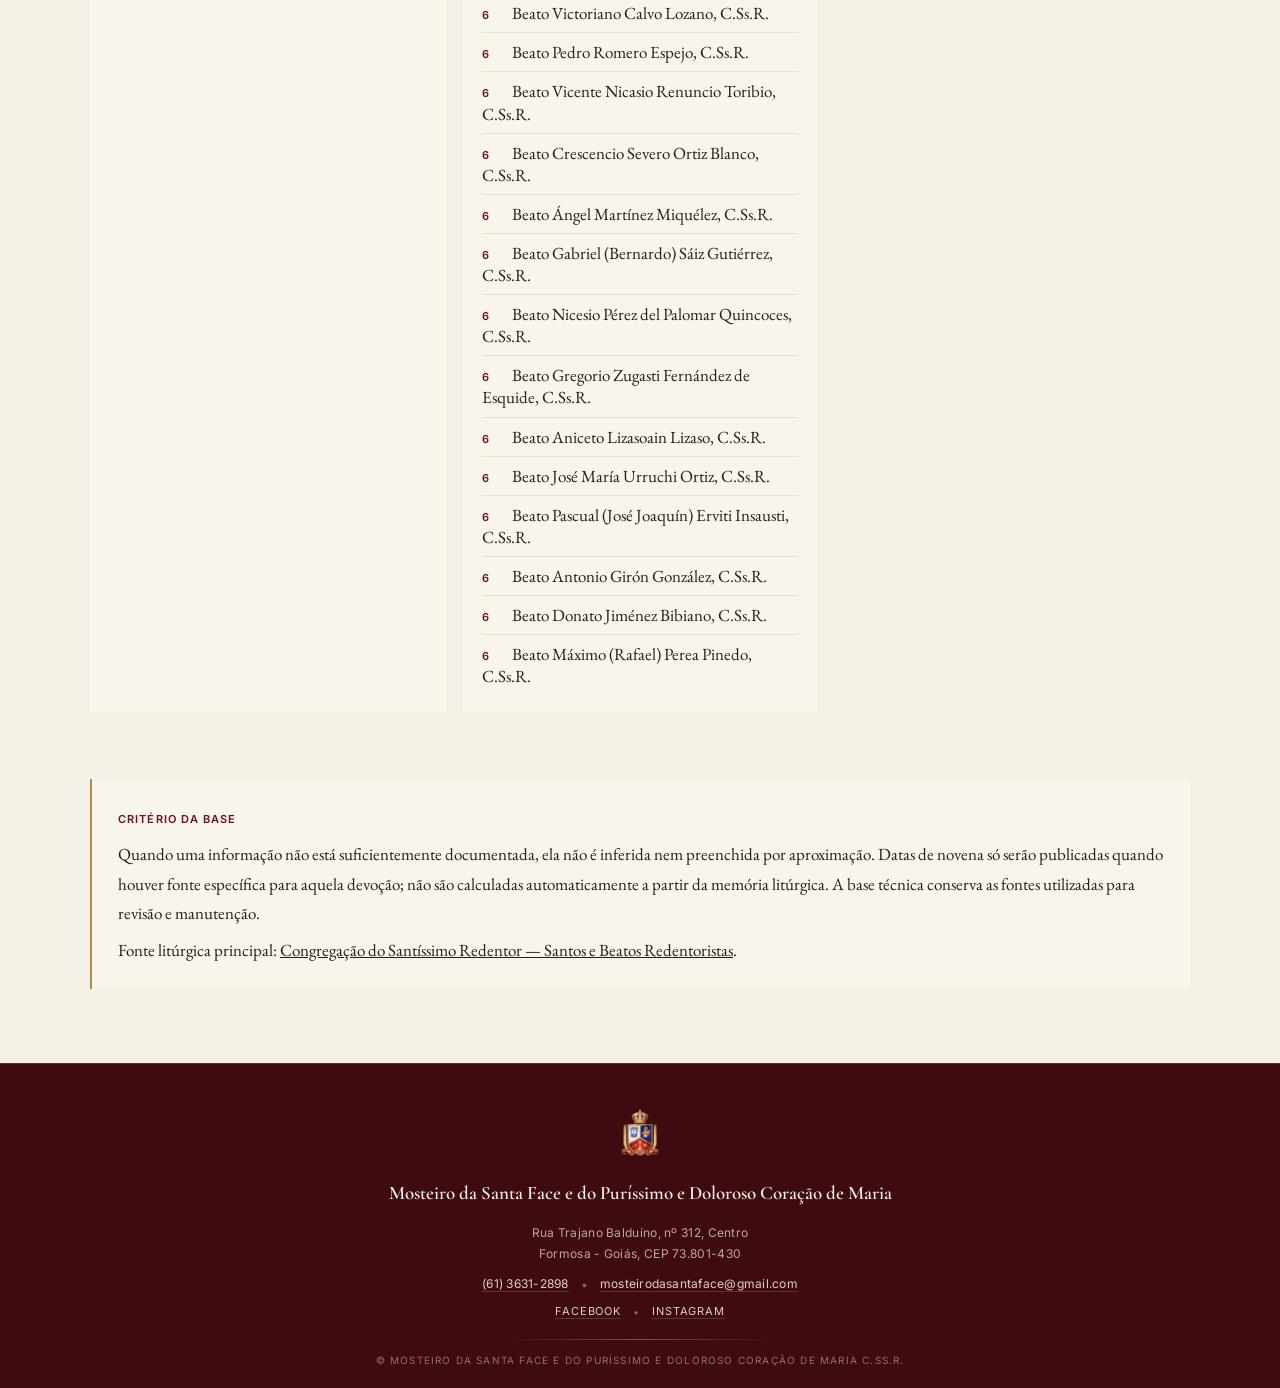
<file: espiritualidade/santos-beatos-redentoristas/index.html>
<!doctype html>
<html lang="pt-BR">
<head>
<meta charset="utf-8">
<meta name="viewport" content="width=device-width,initial-scale=1">
<meta name="robots" content="noindex,nofollow">
<link rel="canonical" href="https://site.mosteirodasantaface.org/espiritualidade/santos-beatos-redentoristas/">
<meta property="og:type" content="website">
<meta property="og:locale" content="pt_BR">
<meta property="og:site_name" content="Mosteiro da Santa Face">
<meta property="og:title" content="Santos e Beatos Redentoristas | Mosteiro da Santa Face">
<meta property="og:description" content="Santos, beatos, veneráveis e Servos de Deus ligados à Congregação e à Família Redentorista.">
<meta property="og:url" content="https://site.mosteirodasantaface.org/espiritualidade/santos-beatos-redentoristas/">
<meta property="og:image" content="https://site.mosteirodasantaface.org/assets/LOGO/LOGO%20MOSTEIRO%20DA%20SANTA%20FACE.png">
<link rel="icon" href="/assets/LOGO/LOGO%20MOSTEIRO%20DA%20SANTA%20FACE.png" type="image/png">
<title>Santos e Beatos Redentoristas | Mosteiro da Santa Face</title>
<meta name="description" content="Conheça santos, beatos, veneráveis e Servos de Deus ligados à Congregação e à Família Redentorista, com dados históricos e litúrgicos confirmados.">
<link rel="preconnect" href="https://fonts.googleapis.com">
<link rel="preconnect" href="https://fonts.gstatic.com" crossorigin>
<link href="https://fonts.googleapis.com/css2?family=Cormorant+Garamond:wght@500;600;700&family=EB+Garamond:ital,wght@0,400;0,500;1,400;1,500&family=Inter:wght@400;500;600&display=swap" rel="stylesheet">
<link rel="stylesheet" href="/styles.css">
<link rel="stylesheet" href="/espiritualidade/santos-beatos-redentoristas/santos-redentoristas.css">
</head>
<body>
<a class="skip-link" href="#conteudo">Ir para o conteúdo</a>
<header class="site-header"><div class="header-inner">
<a class="brand" href="/" aria-label="Página inicial do Mosteiro da Santa Face"><img src="/assets/LOGO/LOGO%20MOSTEIRO%20DA%20SANTA%20FACE.png" alt="Brasão do Mosteiro da Santa Face"><span class="brand-short">Mosteiro da Santa Face</span></a>
<button class="menu-toggle" type="button" aria-expanded="false" aria-controls="menu-principal"><span></span><span></span><span></span><span class="sr-only">Abrir menu</span></button>
<nav class="main-nav" id="menu-principal" aria-label="Navegação principal">
<a href="/">Início</a><a href="/historia/">História</a><a href="/espiritualidade/" aria-current="page">Espiritualidade</a><a href="/vocacao/">Vocação</a><a href="/ajudar/">Ajudar</a><a href="/contato/">Contato</a>
</nav></div></header>

<main id="conteudo">
<section class="page-hero saints-hero">
  <div class="page-mark">✠</div>
  <p class="saints-kicker">Espiritualidade redentorista</p>
  <h1>Santos e Beatos Redentoristas</h1>
  <p>Conheça santos, beatos, veneráveis e Servos de Deus ligados à Congregação do Santíssimo Redentor e à Família Redentorista.</p>
</section>

<nav class="saints-subnav" aria-label="Navegação desta página">
  <a href="#todos">Todos</a>
  <a href="#calendario">Calendário</a>
  <a href="#todos" data-filter-link="Santo">Santos</a>
  <a href="#todos" data-filter-link="Beato">Beatos</a>
  <a href="#todos" data-filter-link="Venerável">Veneráveis</a>
  <a href="#todos" data-filter-link="Servo de Deus">Servos de Deus</a>
</nav>

<section class="saints-intro">
  <div>
    <span class="eyebrow">Acervo redentorista</span>
    <h2>Uma única relação, com informações históricas e litúrgicas separadas</h2>
  </div>
  <p>Os dados históricos identificam a pessoa e sua trajetória. Memórias e festas são apresentadas somente quando há confirmação litúrgica ou institucional. A ausência de um campo significa que a informação não foi publicada nesta base como confirmada.</p>
</section>

<section class="saints-browser" id="todos" aria-labelledby="titulo-lista">
  <div class="saints-browser-head">
    <div>
      <span class="eyebrow">Consulta</span>
      <h2 id="titulo-lista">Santos, Beatos, Veneráveis e Servos de Deus</h2>
    </div>
    <p id="saints-count" class="saints-count" aria-live="polite"></p>
  </div>

  <div class="saints-tools" role="search">
    <label class="saints-search">
      <span>Buscar por nome</span>
      <input id="saints-search-input" type="search" autocomplete="off" placeholder="Ex.: Afonso, Trčka, Vítor..." aria-controls="saints-list">
    </label>
    <label>
      <span>Condição</span>
      <select id="saints-status-filter" aria-controls="saints-list">
        <option value="">Todos</option>
        <option>Santo</option>
        <option>Beato</option>
        <option>Venerável</option>
        <option>Servo de Deus</option>
      </select>
    </label>
    <label>
      <span>Mês da memória litúrgica</span>
      <select id="saints-month-filter" aria-controls="saints-list">
        <option value="">Todos os meses</option>
        <option value="01">Janeiro</option><option value="02">Fevereiro</option><option value="03">Março</option>
        <option value="04">Abril</option><option value="05">Maio</option><option value="06">Junho</option>
        <option value="07">Julho</option><option value="08">Agosto</option><option value="09">Setembro</option>
        <option value="10">Outubro</option><option value="11">Novembro</option><option value="12">Dezembro</option>
      </select>
    </label>
    <button type="button" id="saints-clear" class="saints-clear">Limpar filtros</button>
  </div>

  <div id="saints-list" class="saints-list" aria-live="polite"></div>
  <p id="saints-empty" class="saints-empty" hidden>Nenhum registro corresponde aos filtros selecionados.</p>
</section>

<section class="saints-calendar" id="calendario" aria-labelledby="titulo-calendario">
  <div class="section-heading">
    <span class="eyebrow">Datas confirmadas</span>
    <h2 id="titulo-calendario">Calendário Redentorista</h2>
    <p>Esta visualização reúne somente memórias litúrgicas confirmadas em fontes redentoristas atuais. A data de falecimento, por si só, não é tratada como celebração litúrgica.</p>
  </div>
  <div id="saints-calendar-list" class="calendar-months"></div>
</section>

<section class="saints-note" aria-label="Nota sobre as informações">
  <strong>Critério da base</strong>
  <p>Quando uma informação não está suficientemente documentada, ela não é inferida nem preenchida por aproximação. Datas de novena só serão publicadas quando houver fonte específica para aquela devoção; não são calculadas automaticamente a partir da memória litúrgica. A base técnica conserva as fontes utilizadas para revisão e manutenção.</p>
  <p class="saints-source-note">Fonte litúrgica principal: <a href="https://www.cssr.news/spanish/santos-y-beatos-redentoristas/" target="_blank" rel="noopener noreferrer">Congregação do Santíssimo Redentor — Santos e Beatos Redentoristas</a>.</p>
</section>
</main>

<footer class="site-footer">
<div class="footer-inner">
<img src="/assets/LOGO/LOGO%20MOSTEIRO%20DA%20SANTA%20FACE.png" alt="" aria-hidden="true">
<p class="footer-name">Mosteiro da Santa Face e do Puríssimo e Doloroso Coração de Maria</p>
<address>Rua Trajano Balduíno, nº 312, Centro<br>Formosa - Goiás, CEP 73.801-430</address>
<p class="footer-contact"><a href="tel:+556136312898">(61) 3631-2898</a><span aria-hidden="true">•</span><a href="mailto:mosteirodasantaface@gmail.com">mosteirodasantaface@gmail.com</a></p>
<p class="footer-social"><a href="https://www.facebook.com/mosteirodasantaface.oficial" target="_blank" rel="noopener noreferrer">Facebook</a><span aria-hidden="true">•</span><a href="https://www.instagram.com/mosteirodasantaface" target="_blank" rel="noopener noreferrer">Instagram</a></p>
<div class="footer-divider" aria-hidden="true"></div>
<p class="copyright">© Mosteiro da Santa Face e do Puríssimo e Doloroso Coração de Maria C.Ss.R.</p>
</div></footer>
<script src="/script.js"></script>
<script src="/espiritualidade/santos-beatos-redentoristas/santos-redentoristas.js"></script>
</body></html>
</file>
<file: styles.css>
:root{
  --wine:#6e0f1b;
  --wine-dark:#3f0a10;
  --blue:#18324a;
  --gold:#b08a47;
  --ivory:#f5f0e6;
  --ivory-light:#fbf8f1;
  --ink:#24201c;
  --line:rgba(176,138,71,.42);
  --shadow:0 18px 50px rgba(63,10,16,.10);
}
*{box-sizing:border-box}
html{scroll-behavior:smooth}
body{
  margin:0;
  background:var(--ivory);
  color:var(--ink);
  font-family:"EB Garamond", Georgia, serif;
  font-size:17px;
  line-height:1.72;
}
body::before{
  content:"";
  position:fixed;
  inset:0;
  pointer-events:none;
  opacity:.14;
  background-image:
    radial-gradient(circle at 20% 20%, rgba(176,138,71,.14) 0 1px, transparent 1.4px),
    radial-gradient(circle at 70% 60%, rgba(110,15,27,.08) 0 1px, transparent 1.5px);
  background-size:36px 36px,48px 48px;
}
a{color:inherit}
img{max-width:100%;display:block}
button,input,textarea{font:inherit}
.sr-only{position:absolute;width:1px;height:1px;padding:0;margin:-1px;overflow:hidden;clip:rect(0,0,0,0);white-space:nowrap;border:0}
.skip-link{
  position:fixed;top:12px;left:12px;z-index:9999;
  background:#fff;color:#111;padding:10px 14px;border:2px solid #111;
  transform:translateY(-160%);
}
.skip-link:focus{transform:none}
.site-header{
  position:sticky;top:0;z-index:50;
  background:rgba(245,240,230,.94);
  backdrop-filter:blur(12px);
  border-bottom:1px solid var(--line);
}
.header-inner{
  max-width:1240px;margin:auto;min-height:68px;padding:8px 24px;
  display:flex;align-items:center;justify-content:space-between;gap:28px;
}
.brand{display:flex;align-items:center;gap:12px;text-decoration:none}
.brand img{width:42px;height:42px;object-fit:contain}
.brand-short{
  font-family:"Cormorant Garamond",serif;
  text-transform:uppercase;letter-spacing:.08em;font-size:14px;font-weight:700;color:var(--wine-dark)
}
.main-nav{display:flex;align-items:center;gap:22px;font-family:Inter,sans-serif;font-size:12px;text-transform:uppercase;letter-spacing:.09em}
.main-nav a{text-decoration:none;padding:10px 0;border-bottom:1px solid transparent}
.main-nav a:hover,.main-nav a[aria-current="page"]{color:var(--wine);border-color:var(--gold)}
.menu-toggle{display:none;background:none;border:0;padding:10px}
.menu-toggle span:not(.sr-only){display:block;width:26px;height:1px;background:var(--wine-dark);margin:6px 0}

.hero{
  min-height:auto;
  display:flex;flex-direction:column;align-items:center;justify-content:center;
  text-align:center;padding:46px 24px 58px;
  background:
    linear-gradient(rgba(251,248,241,.84),rgba(245,240,230,.92)),
    radial-gradient(circle at 50% 25%,rgba(176,138,71,.16),transparent 45%);
  border-bottom:1px solid var(--line);
}
.hero-ornament{font-size:18px;color:var(--gold);margin-bottom:8px}
.hero-logo{width:min(132px,34vw);filter:drop-shadow(0 10px 22px rgba(63,10,16,.12));margin-bottom:14px}
h1,h2,h3{
  font-family:"Cormorant Garamond",serif;
  color:var(--wine-dark);
  text-wrap:balance;
}
h1{
  margin:0;
  font-size:clamp(36px,4.4vw,56px);
  line-height:1.02;
  font-weight:600;
  letter-spacing:-.025em;
}
.divider{width:min(430px,80vw);display:flex;align-items:center;gap:16px;margin:24px auto 20px;color:var(--gold)}
.divider span{height:1px;flex:1;background:linear-gradient(to right,transparent,var(--gold),transparent)}
.divider b{font-weight:400}
.hero-quote{max-width:760px;margin:0;color:#3d342c;font-size:clamp(18px,1.55vw,22px);line-height:1.55;font-style:italic}
.hero-quote p{margin:0}
.hero-quote cite{display:block;margin-top:10px;font-size:12px;font-family:Inter,sans-serif;font-style:normal;letter-spacing:.06em;text-transform:uppercase;color:var(--wine)}

.memory-section{max-width:1040px;margin:auto;padding:72px 28px}
.section-heading{text-align:center;max-width:700px;margin:0 auto 38px}
.eyebrow{font-family:Inter,sans-serif;font-size:11px;letter-spacing:.16em;text-transform:uppercase;color:var(--gold);font-weight:600}
.section-heading h2{font-size:clamp(30px,3.2vw,44px);line-height:1.05;margin:10px 0 0}
.memory-grid{display:grid;grid-template-columns:repeat(2,minmax(0,1fr));gap:18px}
.quote-card{
  min-height:210px;padding:28px 30px 26px;
  border:1px solid var(--line);
  background:rgba(251,248,241,.8);
  box-shadow:var(--shadow);
  position:relative;
}
.quote-card::after{content:"";position:absolute;inset:8px;border:1px solid rgba(176,138,71,.16);pointer-events:none}
.quote-mark{font-family:"Cormorant Garamond",serif;font-size:58px;line-height:.7;color:rgba(176,138,71,.48)}
.quote-card p{margin:14px 0 0;font-size:18px;line-height:1.55;font-style:italic}
.source{text-align:center;margin:24px 0 0;color:var(--wine);font-style:italic}

.institutional-nav{
  max-width:1040px;margin:0 auto 76px;padding:0 28px;
  display:grid;grid-template-columns:repeat(5,1fr);
  border-top:1px solid var(--line);border-bottom:1px solid var(--line);
}
.institutional-nav a{
  min-height:118px;padding:20px 16px;text-decoration:none;
  display:flex;flex-direction:column;justify-content:center;gap:10px;
  border-right:1px solid var(--line);
  transition:background .2s ease,color .2s ease;
}
.institutional-nav a:first-child{border-left:1px solid var(--line)}
.institutional-nav a:hover{background:var(--wine-dark);color:var(--ivory)}
.institutional-nav span{font-family:Inter,sans-serif;font-size:11px;letter-spacing:.14em;color:var(--gold)}
.institutional-nav strong{font-family:"Cormorant Garamond",serif;font-size:23px;font-weight:600}

.site-footer{
  background:var(--wine-dark);
  color:rgba(245,240,230,.88);
  padding:42px 24px 22px;
  text-align:center;
  border-top:1px solid rgba(176,138,71,.28)
}
.footer-inner{max-width:720px;margin:auto}
.footer-inner>img{
  width:60px;
  margin:0 auto 16px;
  opacity:.94
}
.footer-name{
  font-family:"Cormorant Garamond",serif;
  font-size:19px;
  line-height:1.2;
  font-weight:600;
  margin:0 auto 18px;
  max-width:560px;
  color:var(--ivory)
}
.site-footer address{
  font-family:Inter,sans-serif;
  font-size:12px;
  line-height:1.7;
  font-style:normal;
  letter-spacing:.025em;
  margin:0 auto 12px;
  opacity:.78
}
.footer-contact{
  display:flex;
  justify-content:center;
  align-items:center;
  flex-wrap:wrap;
  gap:8px 12px;
  margin:0;
  font:12px Inter,sans-serif;
  letter-spacing:.02em
}
.footer-contact span{color:var(--gold);opacity:.7}
.site-footer a{
  color:rgba(245,240,230,.86);
  text-decoration:none;
  border-bottom:1px solid rgba(245,240,230,.18);
  transition:border-color .2s ease,color .2s ease
}
.site-footer a:hover{
  color:#fff;
  border-color:rgba(176,138,71,.65)
}
.footer-divider{
  width:min(280px,70%);
  height:1px;
  background:linear-gradient(to right,transparent,rgba(176,138,71,.55),transparent);
  margin:20px auto 14px
}
.copyright{
  margin:0;
  font:10px Inter,sans-serif;
  letter-spacing:.12em;
  text-transform:uppercase;
  opacity:.5
}

@media (max-width:900px){
  .header-inner{min-height:62px;padding:7px 18px}
  .brand img{width:38px;height:38px}
  .brand-short{font-size:13px}
  .menu-toggle{display:block}
  .main-nav{
    position:absolute;left:0;right:0;top:100%;
    display:none;flex-direction:column;align-items:stretch;gap:0;
    background:var(--ivory-light);border-bottom:1px solid var(--line);
    padding:12px 20px 20px;
  }
  .main-nav.open{display:flex}
  .main-nav a{padding:14px 4px;border-bottom:1px solid rgba(176,138,71,.2)}
  .hero{min-height:auto;padding:40px 20px 52px}
  .memory-grid{grid-template-columns:1fr}
  .institutional-nav{grid-template-columns:1fr 1fr}
  .institutional-nav a{min-height:96px;border-top:1px solid var(--line)}
}
@media (max-width:560px){
  body{font-size:18px}
  .brand-short{max-width:180px;line-height:1.05}
  h1{font-size:42px}
  .hero-logo{width:145px}
  .hero-quote{font-size:18px}
  .memory-section{padding:58px 20px}
  .quote-card{padding:24px 22px;min-height:auto}
  .quote-card p{font-size:18px}
  .institutional-nav{grid-template-columns:1fr;margin-bottom:80px;padding:0 20px}
  .institutional-nav a,.institutional-nav a:first-child{border-left:1px solid var(--line);border-right:1px solid var(--line)}
  .site-footer{padding-top:38px}
  .footer-name{font-size:20px}
  .footer-contact{flex-direction:column;gap:7px}
}
@media (prefers-reduced-motion:reduce){
  *{scroll-behavior:auto!important;transition:none!important}
}

/* Páginas internas */
.page-hero{
  padding:54px 24px 42px;
  text-align:center;
  border-bottom:1px solid var(--line);
  background:linear-gradient(rgba(251,248,241,.9),rgba(245,240,230,.96));
}
.page-hero .page-mark{color:var(--gold);font-size:16px;margin-bottom:8px}
.page-hero h1{
  margin:0;
  font-size:clamp(34px,4vw,50px);
  line-height:1.04
}
.page-hero p{
  max-width:680px;
  margin:14px auto 0;
  font-size:17px;
  color:#5b5048
}
.reading{
  width:min(760px,calc(100% - 40px));
  margin:0 auto;
  padding:58px 0 76px
}
.reading.wide{width:min(940px,calc(100% - 40px))}
.reading h2{
  margin:54px 0 22px;
  font-size:clamp(27px,3vw,36px);
  line-height:1.08
}
.reading h2:first-child{margin-top:0}
.reading h3{
  margin:38px 0 14px;
  font-size:24px;
  line-height:1.12
}
.reading p{margin:0 0 1.05em}
.reading blockquote{
  margin:28px 0;
  padding:4px 0 4px 24px;
  border-left:1px solid var(--gold);
  color:#4c4038;
  font-style:italic
}
.reading blockquote p:last-child{margin-bottom:0}
.reading .scripture{
  text-align:center;
  border-left:0;
  padding:22px 28px;
  border-top:1px solid var(--line);
  border-bottom:1px solid var(--line)
}
.reading .source-note{
  font-size:14px;
  font-style:italic;
  color:#6b5c52
}
.page-divider{
  display:flex;
  align-items:center;
  gap:14px;
  color:var(--gold);
  margin:48px 0
}
.page-divider::before,.page-divider::after{
  content:"";
  height:1px;
  flex:1;
  background:linear-gradient(to right,transparent,var(--gold),transparent)
}
.info-grid{
  width:min(920px,calc(100% - 40px));
  margin:0 auto;
  padding:58px 0 76px;
  display:grid;
  grid-template-columns:repeat(2,minmax(0,1fr));
  gap:18px
}
.info-panel{
  border:1px solid var(--line);
  background:rgba(251,248,241,.75);
  padding:30px;
  box-shadow:0 12px 34px rgba(63,10,16,.06)
}
.info-panel h2{font-size:27px;margin:0 0 18px}
.info-panel p{margin:0 0 10px}
.info-panel p:last-child{margin-bottom:0}
.data-list{margin:0;padding:0;list-style:none}
.data-list li{
  padding:9px 0;
  border-bottom:1px solid rgba(176,138,71,.2)
}
.data-list li:last-child{border-bottom:0}
.copy-row{
  display:flex;
  align-items:center;
  justify-content:space-between;
  gap:16px
}
.copy-button,.form-button,.doc-link{
  appearance:none;
  border:1px solid var(--wine);
  border-radius:0;
  background:transparent;
  color:var(--wine);
  padding:10px 14px;
  font:11px Inter,sans-serif;
  letter-spacing:.09em;
  text-transform:uppercase;
  cursor:pointer;
  text-decoration:none
}
.copy-button:hover,.form-button:hover,.doc-link:hover{
  background:var(--wine);
  color:var(--ivory)
}
.docs{
  display:grid;
  grid-template-columns:1fr;
  gap:10px;
  margin:24px 0
}
.doc-link{display:block;text-align:center}
.prayer-promises{padding-left:22px}
.prayer-promises li{margin-bottom:12px}
.contact-layout{
  width:min(920px,calc(100% - 40px));
  margin:0 auto;
  padding:58px 0 76px;
  display:grid;
  grid-template-columns:.8fr 1.2fr;
  gap:26px
}
.contact-stack{display:grid;gap:18px;align-content:start}
.contact-card,.prayer-form{
  border:1px solid var(--line);
  background:rgba(251,248,241,.75);
  padding:28px
}
.contact-card h2,.prayer-form h2{font-size:26px;margin:0 0 14px}
.contact-card p{margin:0 0 8px}
.prayer-form .form-note{font-size:14px;color:#6b5c52;margin-top:-5px}
.form-field{display:grid;gap:6px;margin:0 0 16px}
.form-field label{
  font:11px Inter,sans-serif;
  text-transform:uppercase;
  letter-spacing:.08em;
  color:var(--wine)
}
.form-field input,.form-field textarea,.form-field select{
  width:100%;
  border:0;
  border-bottom:1px solid rgba(110,15,27,.35);
  background:transparent;
  border-radius:0;
  padding:10px 2px;
  color:var(--ink);
  outline:none
}
.form-field textarea{min-height:130px;resize:vertical}
.form-field select{
  appearance:none;
  cursor:pointer;
  padding-right:28px;
  background-image:linear-gradient(45deg,transparent 50%,var(--wine) 50%),linear-gradient(135deg,var(--wine) 50%,transparent 50%);
  background-position:calc(100% - 14px) 50%,calc(100% - 9px) 50%;
  background-size:5px 5px,5px 5px;
  background-repeat:no-repeat
}
.form-field input:focus,.form-field textarea:focus,.form-field select:focus{border-bottom-color:var(--wine)}
.form-button{background:var(--wine);color:var(--ivory);padding:11px 18px}
.internal-nav{
  display:flex;
  justify-content:center;
  flex-wrap:wrap;
  gap:8px 18px;
  margin-top:18px;
  font:11px Inter,sans-serif;
  text-transform:uppercase;
  letter-spacing:.08em
}
.internal-nav a{color:var(--wine);text-decoration:none;border-bottom:1px solid rgba(110,15,27,.2)}
.grade-list{columns:2;column-gap:38px;padding-left:22px}
.grade-list li{break-inside:avoid;margin-bottom:8px}

@media(max-width:760px){
  .page-hero{padding:40px 20px 34px}
  .reading,.reading.wide{width:min(100% - 36px,760px);padding:44px 0 58px}
  .reading h2{margin-top:42px}
  .info-grid,.contact-layout{grid-template-columns:1fr;padding:44px 0 58px}
  .info-panel,.contact-card,.prayer-form{padding:24px}
  .grade-list{columns:1}
}


/* Etapa 6 - Responsividade e acessibilidade */
:focus-visible{
  outline:2px solid var(--gold);
  outline-offset:3px
}
a:focus-visible,button:focus-visible,input:focus-visible,textarea:focus-visible{
  outline:2px solid var(--gold);
  outline-offset:3px
}
.main-nav a,.institutional-nav a,.doc-link,.copy-button,.form-button{min-height:44px}
.reading img{height:auto;max-width:100%}
.reading p,.reading li,.hero-quote p{overflow-wrap:anywhere}
@media(max-width:1100px){
  .header-inner{max-width:100%}
  .main-nav{gap:16px}
}
@media(max-width:900px){
  .main-nav a{min-height:46px;display:flex;align-items:center}
}
@media(max-width:480px){
  .header-inner{padding-left:14px;padding-right:14px}
  .brand-short{max-width:155px}
  .page-hero h1{font-size:32px}
  .reading,.reading.wide,.info-grid,.contact-layout{width:calc(100% - 28px)}
  .info-panel,.contact-card,.prayer-form{padding:20px}
  .copy-row{align-items:flex-start;flex-direction:column}
  .copy-button{width:100%}
}
@media(max-width:360px){
  .brand-short{font-size:12px;max-width:132px}
  .hero{padding-left:16px;padding-right:16px}
  h1{font-size:34px}
  .hero-quote{font-size:17px}
  .page-hero h1{font-size:29px}
}
@media(prefers-contrast:more){
  :root{--line:rgba(176,138,71,.72)}
  .site-footer{color:var(--ivory)}
}


/* Confirmação de abertura do e-mail */
.form-explainer{
  margin:14px 0 0;
  padding-top:12px;
  border-top:1px solid rgba(176,138,71,.22)
}
.email-dialog{
  width:min(520px,calc(100% - 32px));
  border:1px solid var(--line);
  padding:0;
  background:var(--ivory-light);
  color:var(--ink);
  box-shadow:0 24px 70px rgba(63,10,16,.22)
}
.email-dialog::backdrop{background:rgba(30,20,17,.56)}
.email-dialog-inner{padding:30px}
.email-dialog-mark{
  color:var(--gold);
  text-align:center;
  margin-bottom:8px
}
.email-dialog h2{
  margin:0 0 14px;
  text-align:center;
  font-size:30px
}
.email-dialog p{
  margin:0 0 14px;
  text-align:center
}
.email-dialog-emphasis{
  font-family:Inter,sans-serif;
  font-size:13px;
  line-height:1.6;
  padding:12px 14px;
  border:1px solid rgba(176,138,71,.28);
  background:rgba(245,240,230,.7)
}
.email-dialog-actions{
  display:flex;
  justify-content:center;
  gap:10px;
  margin-top:22px
}
.dialog-button{
  min-height:44px;
  border-radius:0;
  padding:10px 16px;
  font:11px Inter,sans-serif;
  text-transform:uppercase;
  letter-spacing:.08em;
  cursor:pointer
}
.dialog-button.secondary{
  border:1px solid var(--wine);
  background:transparent;
  color:var(--wine)
}
.dialog-button.primary{
  border:1px solid var(--wine);
  background:var(--wine);
  color:var(--ivory)
}
@media(max-width:480px){
  .email-dialog-inner{padding:24px 20px}
  .email-dialog-actions{flex-direction:column-reverse}
  .dialog-button{width:100%}
}


.footer-social{
  display:flex;
  justify-content:center;
  align-items:center;
  flex-wrap:wrap;
  gap:8px 12px;
  margin:12px 0 0;
  font:11px Inter,sans-serif;
  letter-spacing:.08em;
  text-transform:uppercase
}
.footer-social span{color:var(--gold);opacity:.7}


/* Etapa 8 - Galeria e reintegração visual */
.photo-feature{
  max-width:1040px;
  margin:0 auto;
  padding:0 28px 72px
}
.photo-grid{
  display:grid;
  gap:10px
}
.photo-grid-home{
  grid-template-columns:repeat(3,minmax(0,1fr))
}
.photo-grid-full{
  grid-template-columns:repeat(4,minmax(0,1fr))
}
.photo-item{
  border:0;
  padding:0;
  background:transparent;
  cursor:pointer;
  overflow:hidden;
  aspect-ratio:4/3;
  position:relative
}
.photo-item img{
  width:100%;
  height:100%;
  object-fit:cover;
  transition:transform .25s ease,filter .25s ease
}
.photo-item:hover img{transform:scale(1.025)}
.photo-item:focus-visible{outline:2px solid var(--gold);outline-offset:3px}
.gallery-more{
  text-align:center;
  margin:18px 0 0;
  font:11px Inter,sans-serif;
  text-transform:uppercase;
  letter-spacing:.1em
}
.gallery-more a{
  color:var(--wine);
  text-decoration:none;
  border-bottom:1px solid rgba(110,15,27,.35)
}
.history-gallery{
  width:min(1120px,calc(100% - 40px));
  margin:0 auto;
  padding:0 0 76px
}
.gallery-dialog{
  width:min(1100px,calc(100% - 28px));
  max-height:90vh;
  border:0;
  padding:0;
  background:#14110f;
  box-shadow:0 24px 80px rgba(0,0,0,.35)
}
.gallery-dialog::backdrop{background:rgba(0,0,0,.82)}
.gallery-dialog img{
  display:block;
  width:100%;
  max-height:90vh;
  object-fit:contain;
  background:#14110f
}
.gallery-close{
  position:absolute;
  top:10px;
  right:10px;
  z-index:2;
  width:42px;
  height:42px;
  border:1px solid rgba(255,255,255,.55);
  background:rgba(20,17,15,.72);
  color:#fff;
  font-size:26px;
  line-height:1;
  cursor:pointer
}
@media(max-width:900px){
  .photo-grid-full{grid-template-columns:repeat(3,minmax(0,1fr))}
}
@media(max-width:640px){
  .photo-feature{padding:0 20px 58px}
  .photo-grid-home{grid-template-columns:repeat(2,minmax(0,1fr))}
  .photo-grid-full{grid-template-columns:repeat(2,minmax(0,1fr))}
  .history-gallery{width:calc(100% - 28px)}
}
@media(max-width:420px){
  .photo-grid-home,.photo-grid-full{grid-template-columns:1fr 1fr}
  .photo-grid{gap:7px}
}

/* Entrada da seção Espiritualidade */
.spirituality-options{
  width:min(1080px,calc(100% - 40px));
  margin:0 auto;
  padding:64px 0 78px;
}
.spirituality-grid{
  display:grid;
  grid-template-columns:repeat(3,minmax(0,1fr));
  gap:18px;
}
.spirituality-card{
  min-height:280px;
  display:flex;
  flex-direction:column;
  padding:28px;
  border:1px solid var(--line);
  background:rgba(251,248,241,.78);
  box-shadow:0 12px 34px rgba(63,10,16,.06);
  text-decoration:none;
  transition:transform .2s ease,background .2s ease,color .2s ease;
}
.spirituality-card:hover,.spirituality-card:focus{
  transform:translateY(-2px);
  background:var(--wine-dark);
  color:var(--ivory);
}
.spirituality-card>span{
  font:600 10px Inter,sans-serif;
  letter-spacing:.14em;
  color:var(--gold);
}
.spirituality-card h3{
  margin:18px 0 12px;
  font-size:30px;
  line-height:1.05;
}
.spirituality-card:hover h3,.spirituality-card:focus h3{color:var(--ivory)}
.spirituality-card p{margin:0 0 22px}
.spirituality-card strong{
  margin-top:auto;
  font:600 11px Inter,sans-serif;
  letter-spacing:.1em;
  text-transform:uppercase;
  color:var(--wine);
}
.spirituality-card:hover strong,.spirituality-card:focus strong{color:var(--gold)}
@media(max-width:820px){.spirituality-grid{grid-template-columns:1fr}.spirituality-card{min-height:auto}}


/* Revisão final de acessibilidade e mobile */
:root{
  --vlibras-btn-focus-visible-outline:3px solid #3f0a10;
  --vlibras-btn-focus-visible-shadow:0 0 0 4px #f5f0e6;
  --vlibras-btn-hover-filter:brightness(1.08)
}
select:focus-visible{
  outline:2px solid var(--gold);
  outline-offset:3px
}
.menu-toggle{min-width:44px;min-height:44px}
.menu-toggle:focus-visible{outline:2px solid var(--gold);outline-offset:3px}
@media(max-width:560px){
  body{overflow-x:hidden}
  .page-hero{padding-left:18px;padding-right:18px}
  .page-hero p{font-size:17px;line-height:1.55}
  .spirituality-options{width:calc(100% - 28px);padding:48px 0 64px}
  .spirituality-card{padding:24px 20px}
  .spirituality-card h3{font-size:28px}
}


/* MODO DE REVISAO - MOSTEIRO DA SANTA FACE */
.review-toolbar{
  position:fixed;
  top:0;
  left:0;
  right:0;
  z-index:10000;
  min-height:64px;
  padding:10px 18px;
  display:flex;
  align-items:center;
  justify-content:center;
  gap:22px;
  background:#3f0a10;
  color:#fff;
  border-bottom:3px solid #b08a47;
  box-shadow:0 6px 18px rgba(0,0,0,.22);
  font-family:Inter,sans-serif
}
.review-toolbar-copy{display:flex;flex-direction:column;line-height:1.3}
.review-toolbar-copy strong{
  font-size:13px;
  text-transform:uppercase;
  letter-spacing:.1em
}
.review-toolbar-copy span{font-size:12px;opacity:.86;margin-top:3px}
.review-start{
  flex:0 0 auto;
  border:1px solid #f5f0e6;
  border-radius:0;
  background:#f5f0e6;
  color:#3f0a10;
  min-height:42px;
  padding:9px 15px;
  cursor:pointer;
  font:700 11px Inter,sans-serif;
  text-transform:uppercase;
  letter-spacing:.08em
}
body{padding-top:64px}
.site-header{top:64px}
body.review-picking{cursor:crosshair}
body.review-picking *{cursor:crosshair!important}
.review-hover{
  outline:3px solid #d49a18!important;
  outline-offset:3px!important;
  background-color:rgba(212,154,24,.10)!important
}
.review-selected-target,
.review-deep-link-target{
  outline:4px solid #b5202e!important;
  outline-offset:5px!important;
  box-shadow:0 0 0 8px rgba(181,32,46,.16)!important;
  position:relative
}
.review-deep-link-target{
  animation:reviewPulse 1.15s ease-in-out 3
}
@keyframes reviewPulse{
  0%,100%{box-shadow:0 0 0 8px rgba(181,32,46,.14)}
  50%{box-shadow:0 0 0 16px rgba(181,32,46,.28)}
}
.review-dialog{
  width:min(620px,calc(100% - 28px));
  max-height:90vh;
  border:1px solid #b08a47;
  padding:0;
  background:#fbf8f1;
  color:#24201c;
  box-shadow:0 28px 80px rgba(0,0,0,.34)
}
.review-dialog::backdrop{background:rgba(24,18,15,.62)}
.review-dialog-inner{padding:0;margin:0}
.review-dialog-head{
  display:flex;
  align-items:center;
  justify-content:space-between;
  gap:16px;
  padding:15px 18px;
  background:#3f0a10;
  color:#fff;
  font:700 12px Inter,sans-serif;
  text-transform:uppercase;
  letter-spacing:.09em
}
.review-close{
  width:36px;height:36px;border:1px solid rgba(255,255,255,.5);
  background:transparent;color:#fff;font-size:24px;line-height:1;cursor:pointer
}
.review-selected{
  margin:18px 20px 4px;
  padding:11px 13px;
  border-left:3px solid #b08a47;
  background:#f5f0e6;
  font:12px/1.55 Inter,sans-serif
}
.review-label{
  display:grid;
  gap:6px;
  margin:16px 20px 0;
  color:#3f0a10;
  font:700 11px Inter,sans-serif;
  text-transform:uppercase;
  letter-spacing:.07em
}
.review-label input,.review-label textarea{
  width:100%;
  border:1px solid rgba(63,10,16,.28);
  border-radius:0;
  background:#fff;
  color:#24201c;
  padding:11px 12px;
  font:15px/1.45 Inter,sans-serif;
  text-transform:none;
  letter-spacing:0
}
.review-label textarea{resize:vertical;min-height:120px}
.review-actions{
  display:flex;
  justify-content:flex-end;
  gap:10px;
  padding:18px 20px 20px
}
.review-actions button{
  min-height:44px;
  border-radius:0;
  padding:10px 15px;
  cursor:pointer;
  font:700 11px Inter,sans-serif;
  text-transform:uppercase;
  letter-spacing:.07em
}
.review-cancel{border:1px solid #6e0f1b;background:transparent;color:#6e0f1b}
.review-send{border:1px solid #1b6e3b;background:#1b6e3b;color:#fff}
.review-location-badge{
  position:fixed;
  left:50%;
  bottom:22px;
  z-index:10001;
  transform:translate(-50%,20px);
  opacity:0;
  max-width:calc(100% - 32px);
  padding:11px 16px;
  background:#3f0a10;
  color:#fff;
  border:1px solid #b08a47;
  box-shadow:0 10px 30px rgba(0,0,0,.25);
  font:700 11px Inter,sans-serif;
  text-transform:uppercase;
  letter-spacing:.06em;
  transition:.2s ease
}
.review-location-badge.show{transform:translate(-50%,0);opacity:1}
@media(max-width:700px){
  .review-toolbar{
    min-height:92px;
    padding:9px 12px;
    gap:10px;
    justify-content:space-between
  }
  .review-toolbar-copy span{max-width:210px}
  .review-start{max-width:145px;line-height:1.25}
  body{padding-top:92px}
  .site-header{top:92px}
  .review-actions{flex-direction:column-reverse}
  .review-actions button{width:100%}
}
@media(max-width:430px){
  .review-toolbar-copy span{display:none}
  .review-toolbar{min-height:66px}
  body{padding-top:66px}
  .site-header{top:66px}
}
</file>
<file: espiritualidade/santos-beatos-redentoristas/santos-redentoristas.css>
.saints-hero .saints-kicker{margin:0 0 8px;font:600 11px Inter,sans-serif;letter-spacing:.16em;text-transform:uppercase;color:var(--gold)}
.saints-subnav{max-width:1100px;margin:0 auto;padding:18px 24px;display:flex;justify-content:center;flex-wrap:wrap;gap:8px 22px;border-bottom:1px solid var(--line);font:600 11px Inter,sans-serif;letter-spacing:.08em;text-transform:uppercase}
.saints-subnav a{text-decoration:none;color:var(--wine-dark);padding:6px 0;border-bottom:1px solid transparent}
.saints-subnav a:hover,.saints-subnav a:focus{color:var(--wine);border-color:var(--gold)}
.saints-intro,.saints-browser,.saints-calendar,.saints-note{width:min(1100px,calc(100% - 40px));margin:0 auto}
.saints-intro{padding:58px 0 44px;display:grid;grid-template-columns:.85fr 1.15fr;gap:50px;align-items:start}
.saints-intro h2,.saints-browser h2{font-size:clamp(28px,3vw,40px);line-height:1.08;margin:8px 0 0}
.saints-intro>p{margin:0;color:#564b43;font-size:18px}
.saints-browser{padding:30px 0 70px}
.saints-browser-head{display:flex;align-items:end;justify-content:space-between;gap:24px;margin-bottom:28px}
.saints-count{margin:0;font:500 12px Inter,sans-serif;color:#6b5c52;letter-spacing:.04em}
.saints-tools{display:grid;grid-template-columns:2fr 1fr 1fr auto;gap:14px;align-items:end;padding:20px;border:1px solid var(--line);background:rgba(251,248,241,.72);margin-bottom:28px}
.saints-tools label{display:grid;gap:7px}
.saints-tools label>span{font:600 10px Inter,sans-serif;letter-spacing:.09em;text-transform:uppercase;color:var(--wine)}
.saints-tools input,.saints-tools select{width:100%;min-height:44px;border:0;border-bottom:1px solid rgba(110,15,27,.34);border-radius:0;background:transparent;color:var(--ink);padding:8px 2px;outline:none}
.saints-tools input:focus,.saints-tools select:focus{border-color:var(--wine)}
.saints-clear{min-height:44px;border:1px solid var(--wine);border-radius:0;background:transparent;color:var(--wine);padding:8px 14px;font:600 10px Inter,sans-serif;letter-spacing:.08em;text-transform:uppercase;cursor:pointer}
.saints-clear:hover{background:var(--wine);color:var(--ivory)}
.saints-list{display:grid;grid-template-columns:repeat(3,minmax(0,1fr));gap:16px}
.saint-card{border:1px solid var(--line);background:rgba(251,248,241,.78);padding:24px;min-height:250px;display:flex;flex-direction:column;box-shadow:0 10px 28px rgba(63,10,16,.05)}
.saint-status{margin:0 0 8px;font:600 10px Inter,sans-serif;letter-spacing:.12em;text-transform:uppercase;color:var(--gold)}
.saint-card h3{font-size:26px;line-height:1.05;margin:0 0 15px}
.saint-meta{display:flex;flex-wrap:wrap;gap:5px 14px;margin:0 0 16px;color:#66594f;font-size:15px}
.saint-detail{margin:0 0 6px;font-size:16px}
.saint-detail strong{color:var(--wine-dark);font-weight:600}
.saint-note{margin:auto 0 0;padding-top:14px;border-top:1px solid rgba(176,138,71,.22);font-size:14px;color:#66594f;font-style:italic}
.saints-empty{text-align:center;padding:40px 0;color:#6b5c52}
.saints-calendar{padding:66px 0;border-top:1px solid var(--line)}
.saints-calendar .section-heading p{margin:14px auto 0;max-width:760px;color:#5b5048}
.calendar-months{display:grid;grid-template-columns:repeat(3,minmax(0,1fr));gap:16px}
.calendar-month{border-top:2px solid var(--gold);padding:18px 20px;background:rgba(251,248,241,.6)}
.calendar-month h3{margin:0 0 12px;font-size:25px}
.calendar-month ul{list-style:none;margin:0;padding:0}
.calendar-month li{padding:8px 0;border-bottom:1px solid rgba(176,138,71,.2);line-height:1.3}
.calendar-month li:last-child{border-bottom:0}
.calendar-date{display:inline-block;min-width:30px;font:600 11px Inter,sans-serif;color:var(--wine)}
.calendar-month a{text-decoration:none}
.calendar-month a:hover{text-decoration:underline}
.saints-note{margin-bottom:74px;padding:24px 26px;border-left:2px solid var(--gold);background:rgba(251,248,241,.6)}
.saints-note strong{font:600 11px Inter,sans-serif;letter-spacing:.1em;text-transform:uppercase;color:var(--wine)}
.saints-note p{margin:8px 0 0}
@media(max-width:900px){.saints-intro{grid-template-columns:1fr;gap:18px}.saints-tools{grid-template-columns:1fr 1fr}.saints-search{grid-column:1/-1}.saints-list,.calendar-months{grid-template-columns:repeat(2,minmax(0,1fr))}}
@media(max-width:620px){.saints-subnav{justify-content:flex-start}.saints-browser-head{display:block}.saints-count{margin-top:10px}.saints-tools{grid-template-columns:1fr}.saints-search{grid-column:auto}.saints-list,.calendar-months{grid-template-columns:1fr}.saint-card{min-height:auto}.saints-intro{padding-top:42px}}


/* Revisão final mobile e acessibilidade */
.saints-subnav a{
  min-height:44px;
  display:inline-flex;
  align-items:center
}
.saints-tools input,.saints-tools select,.saints-clear{
  font-size:16px
}
.saints-clear:focus-visible,
.saints-tools input:focus-visible,
.saints-tools select:focus-visible,
.calendar-month a:focus-visible,
.saints-subnav a:focus-visible{
  outline:2px solid var(--gold);
  outline-offset:3px
}
.saint-card{scroll-margin-top:92px}
@media(max-width:620px){
  .saints-subnav{
    overflow-x:auto;
    flex-wrap:nowrap;
    justify-content:flex-start;
    padding:10px 16px;
    gap:6px 18px;
    -webkit-overflow-scrolling:touch;
    scrollbar-width:thin
  }
  .saints-subnav a{flex:0 0 auto;padding:10px 0}
  .saints-intro,.saints-browser,.saints-calendar,.saints-note{width:calc(100% - 28px)}
  .saints-tools{padding:16px}
  .saints-tools input,.saints-tools select,.saints-clear{min-height:48px}
  .saint-card{padding:22px 20px}
  .saint-card h3{font-size:25px}
  .calendar-month{padding:18px}
}
</file>
